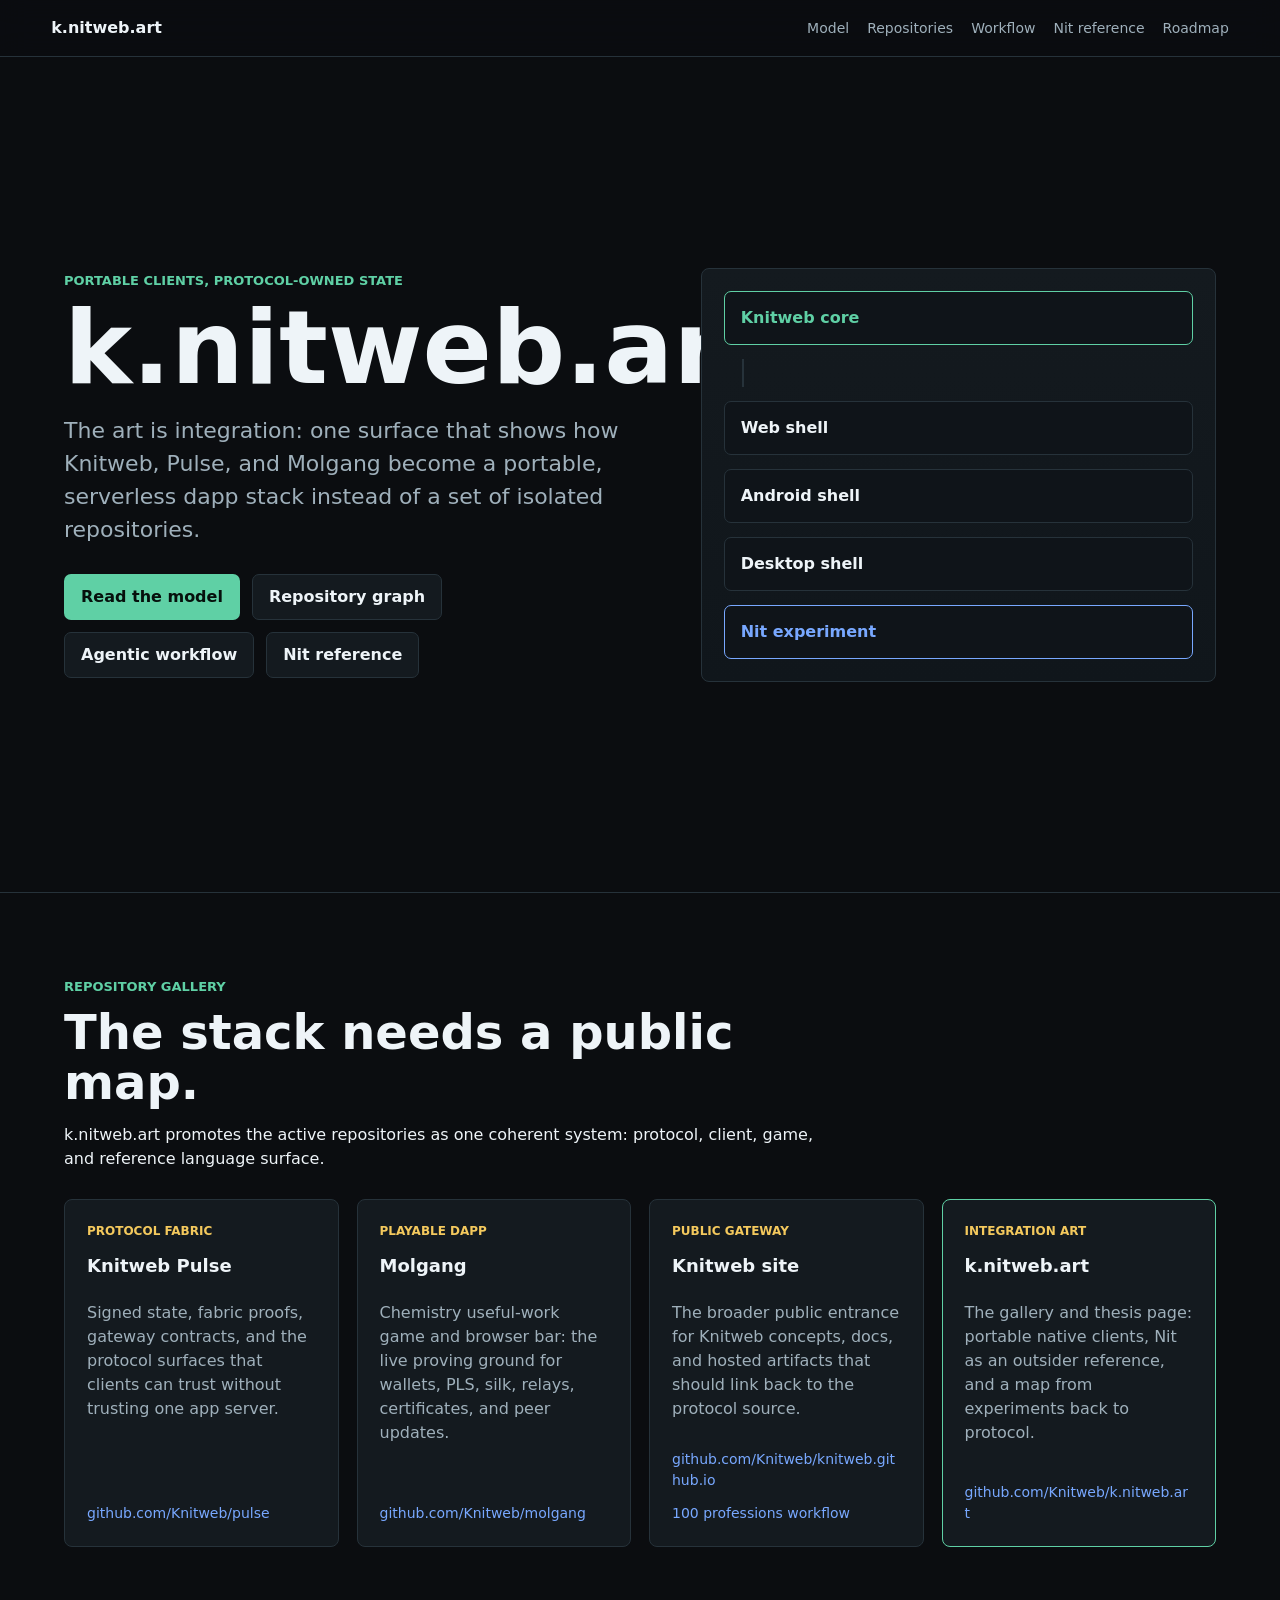
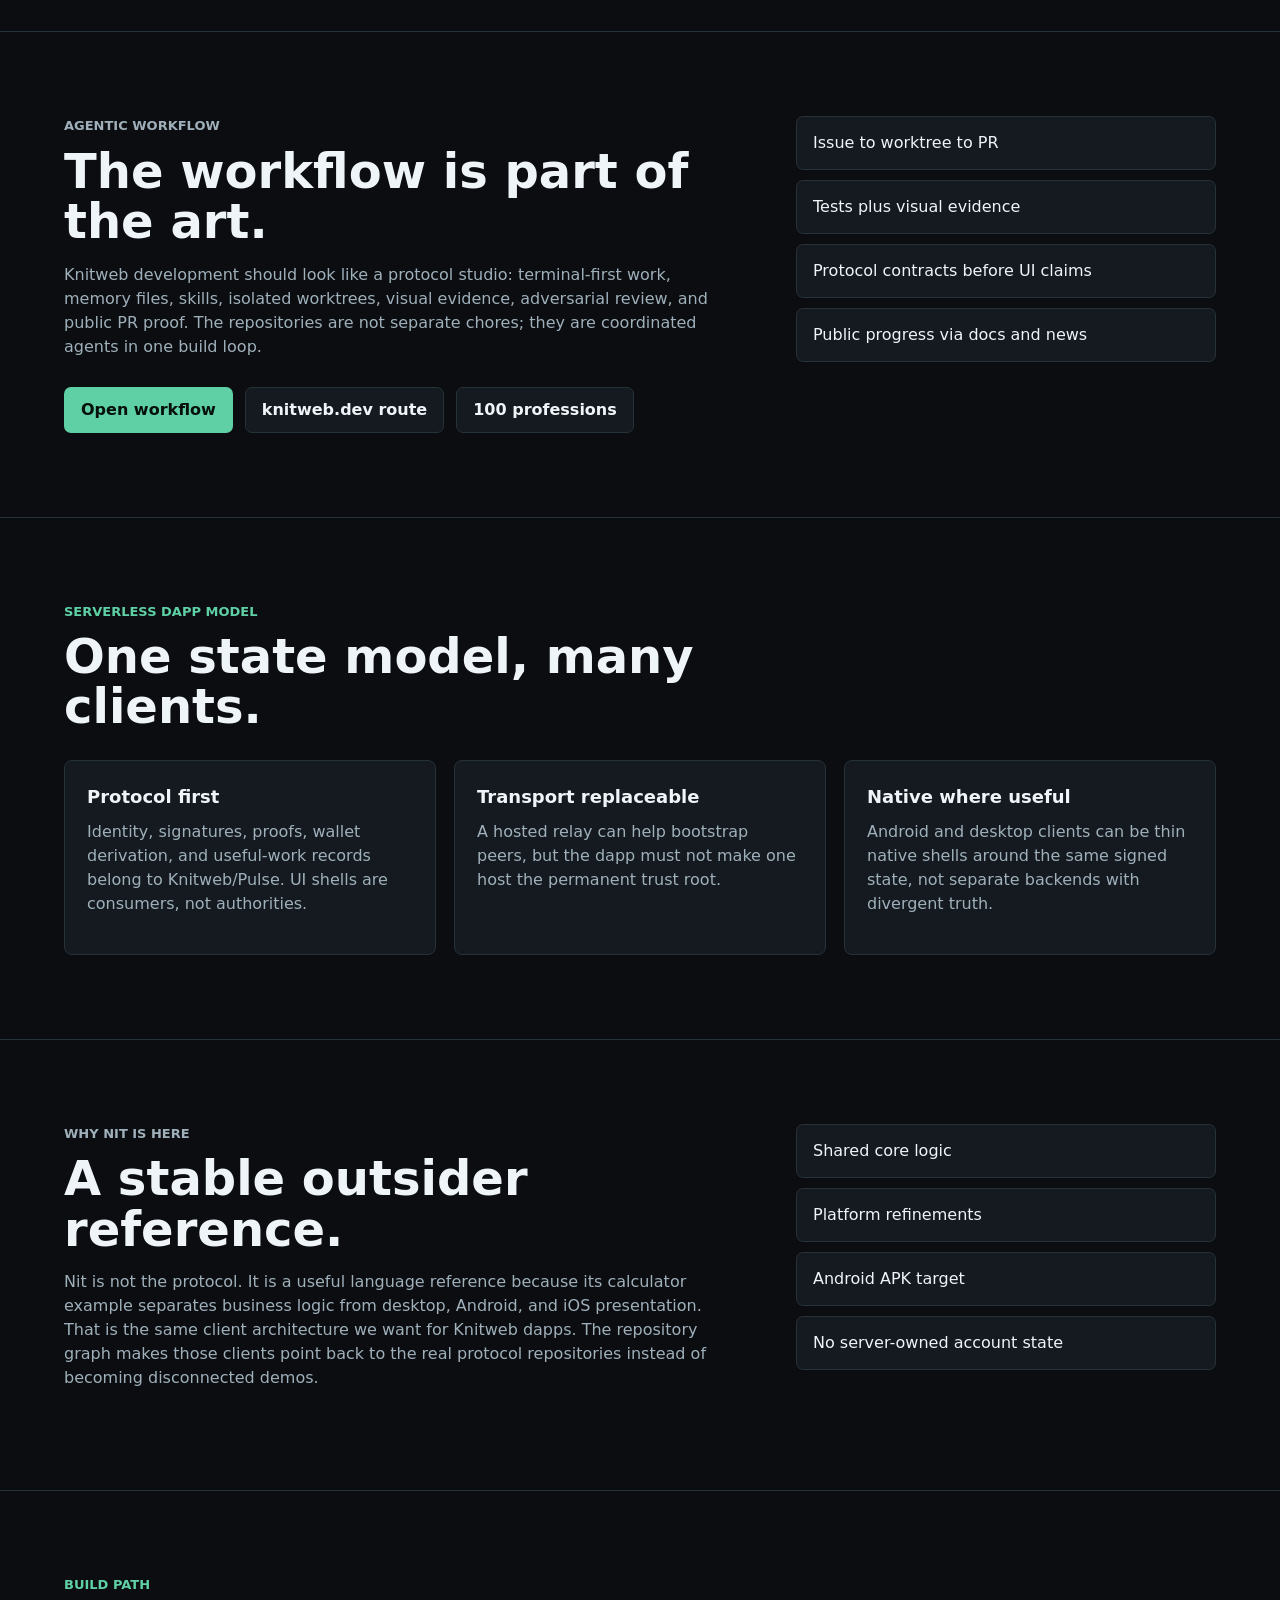
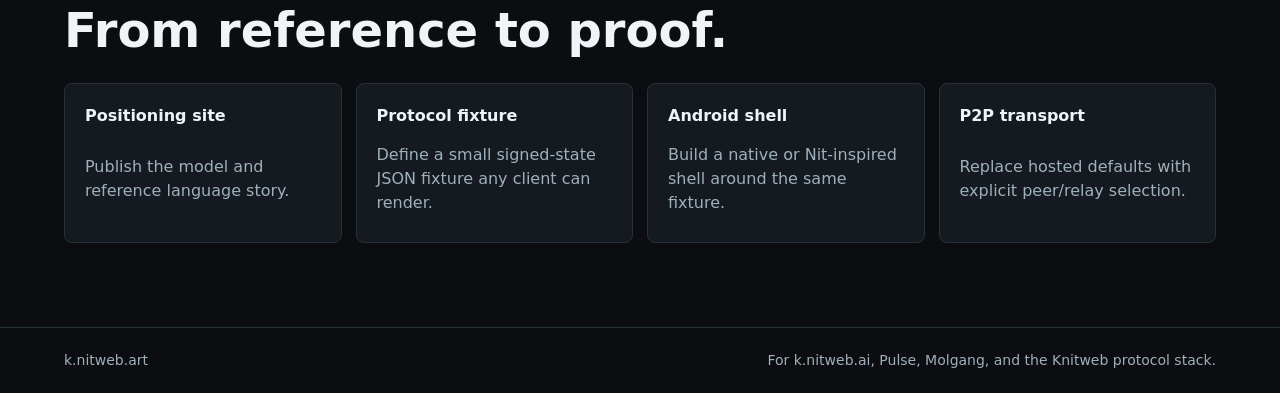
<file: index.html>
<!doctype html>
<html lang="en">
<head>
  <meta charset="utf-8">
  <meta name="viewport" content="width=device-width, initial-scale=1">
  <title>k.nitweb.art</title>
  <meta name="description" content="Portable native dapps for the Knitweb protocol fabric.">
  <link rel="stylesheet" href="styles.css">
</head>
<body>
  <header class="topbar">
    <a class="brand" href=".">k.nitweb.art</a>
    <nav aria-label="Primary">
      <a href="#model">Model</a>
      <a href="#repositories">Repositories</a>
      <a href="#workflow">Workflow</a>
      <a href="#nit">Nit reference</a>
      <a href="#roadmap">Roadmap</a>
    </nav>
  </header>

  <main>
    <section class="hero">
      <div class="hero-copy">
        <p class="eyebrow">Portable clients, protocol-owned state</p>
        <h1>k.nitweb.art</h1>
        <p class="lede">
          The art is integration: one surface that shows how Knitweb, Pulse,
          and Molgang become a portable, serverless dapp stack instead of a set
          of isolated repositories.
        </p>
        <div class="actions">
          <a class="button primary" href="docs/SERVERLESS_DAPP_MODEL.md">Read the model</a>
          <a class="button" href="docs/REPOSITORY_GRAPH.md">Repository graph</a>
          <a class="button" href="docs/AGENTIC_WORKFLOW.md">Agentic workflow</a>
          <a class="button" href="docs/NIT_REFERENCE.md">Nit reference</a>
        </div>
      </div>
      <div class="hero-system" aria-label="Protocol diagram">
        <div class="node core">Knitweb core</div>
        <div class="rail"></div>
        <div class="node">Web shell</div>
        <div class="node">Android shell</div>
        <div class="node">Desktop shell</div>
        <div class="node accent">Nit experiment</div>
      </div>
    </section>

    <section id="repositories" class="band">
      <div class="section-head">
        <p class="eyebrow">Repository gallery</p>
        <h2>The stack needs a public map.</h2>
        <p>
          k.nitweb.art promotes the active repositories as one coherent system:
          protocol, client, game, and reference language surface.
        </p>
      </div>
      <div class="repo-grid">
        <article class="repo-card">
          <span class="repo-role">Protocol fabric</span>
          <h3>Knitweb Pulse</h3>
          <p>
            Signed state, fabric proofs, gateway contracts, and the protocol
            surfaces that clients can trust without trusting one app server.
          </p>
          <a href="https://github.com/Knitweb/pulse">github.com/Knitweb/pulse</a>
        </article>
        <article class="repo-card">
          <span class="repo-role">Playable dapp</span>
          <h3>Molgang</h3>
          <p>
            Chemistry useful-work game and browser bar: the live proving ground
            for wallets, PLS, silk, relays, certificates, and peer updates.
          </p>
          <a href="https://github.com/Knitweb/molgang">github.com/Knitweb/molgang</a>
        </article>
        <article class="repo-card">
          <span class="repo-role">Public gateway</span>
          <h3>Knitweb site</h3>
          <p>
            The broader public entrance for Knitweb concepts, docs, and hosted
            artifacts that should link back to the protocol source.
          </p>
          <a href="https://github.com/Knitweb/knitweb.github.io">github.com/Knitweb/knitweb.github.io</a>
          <a href="https://knitweb.github.io/professions/">100 professions workflow</a>
        </article>
        <article class="repo-card highlight">
          <span class="repo-role">Integration art</span>
          <h3>k.nitweb.art</h3>
          <p>
            The gallery and thesis page: portable native clients, Nit as an
            outsider reference, and a map from experiments back to protocol.
          </p>
          <a href="https://github.com/Knitweb/k.nitweb.art">github.com/Knitweb/k.nitweb.art</a>
        </article>
      </div>
    </section>

    <section id="workflow" class="split">
      <div>
        <p class="eyebrow">Agentic workflow</p>
        <h2>The workflow is part of the art.</h2>
        <p>
          Knitweb development should look like a protocol studio: terminal-first
          work, memory files, skills, isolated worktrees, visual evidence,
          adversarial review, and public PR proof. The repositories are not
          separate chores; they are coordinated agents in one build loop.
        </p>
        <div class="actions">
          <a class="button primary" href="docs/AGENTIC_WORKFLOW.md">Open workflow</a>
          <a class="button" href="https://5mart.ml/knitweb/dev">knitweb.dev route</a>
          <a class="button" href="https://knitweb.github.io/professions/">100 professions</a>
        </div>
      </div>
      <ol class="checks">
        <li>Issue to worktree to PR</li>
        <li>Tests plus visual evidence</li>
        <li>Protocol contracts before UI claims</li>
        <li>Public progress via docs and news</li>
      </ol>
    </section>

    <section id="model" class="band">
      <div class="section-head">
        <p class="eyebrow">Serverless dapp model</p>
        <h2>One state model, many clients.</h2>
      </div>
      <div class="grid">
        <article>
          <h3>Protocol first</h3>
          <p>
            Identity, signatures, proofs, wallet derivation, and useful-work
            records belong to Knitweb/Pulse. UI shells are consumers, not
            authorities.
          </p>
        </article>
        <article>
          <h3>Transport replaceable</h3>
          <p>
            A hosted relay can help bootstrap peers, but the dapp must not make
            one host the permanent trust root.
          </p>
        </article>
        <article>
          <h3>Native where useful</h3>
          <p>
            Android and desktop clients can be thin native shells around the
            same signed state, not separate backends with divergent truth.
          </p>
        </article>
      </div>
    </section>

    <section id="nit" class="split">
      <div>
        <p class="eyebrow">Why Nit is here</p>
        <h2>A stable outsider reference.</h2>
        <p>
          Nit is not the protocol. It is a useful language reference because its
          calculator example separates business logic from desktop, Android, and
          iOS presentation. That is the same client architecture we want for
          Knitweb dapps. The repository graph makes those clients point back to
          the real protocol repositories instead of becoming disconnected demos.
        </p>
      </div>
      <ul class="checks">
        <li>Shared core logic</li>
        <li>Platform refinements</li>
        <li>Android APK target</li>
        <li>No server-owned account state</li>
      </ul>
    </section>

    <section id="roadmap" class="band">
      <div class="section-head">
        <p class="eyebrow">Build path</p>
        <h2>From reference to proof.</h2>
      </div>
      <ol class="steps">
        <li>
          <strong>Positioning site</strong>
          <span>Publish the model and reference language story.</span>
        </li>
        <li>
          <strong>Protocol fixture</strong>
          <span>Define a small signed-state JSON fixture any client can render.</span>
        </li>
        <li>
          <strong>Android shell</strong>
          <span>Build a native or Nit-inspired shell around the same fixture.</span>
        </li>
        <li>
          <strong>P2P transport</strong>
          <span>Replace hosted defaults with explicit peer/relay selection.</span>
        </li>
      </ol>
    </section>
  </main>

  <footer>
    <span>k.nitweb.art</span>
    <span>For k.nitweb.ai, Pulse, Molgang, and the Knitweb protocol stack.</span>
  </footer>
</body>
</html>
</file>
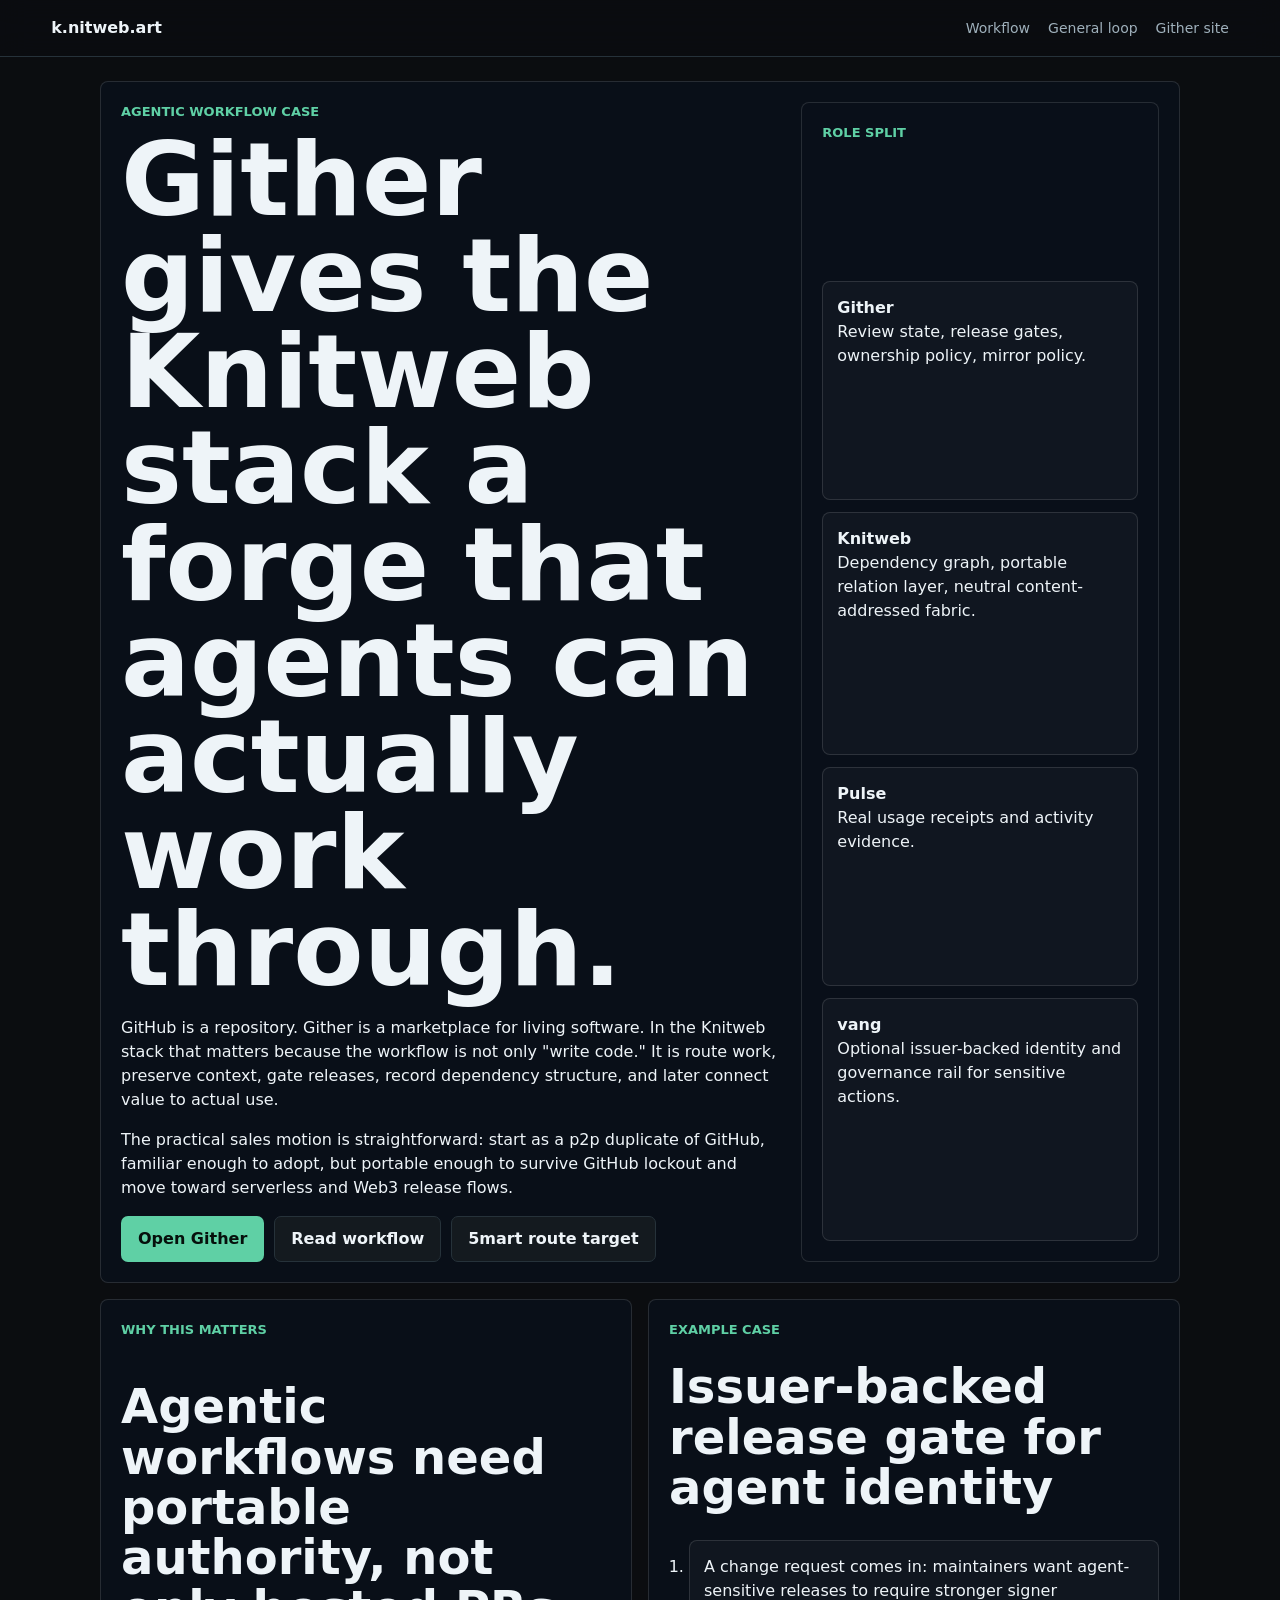
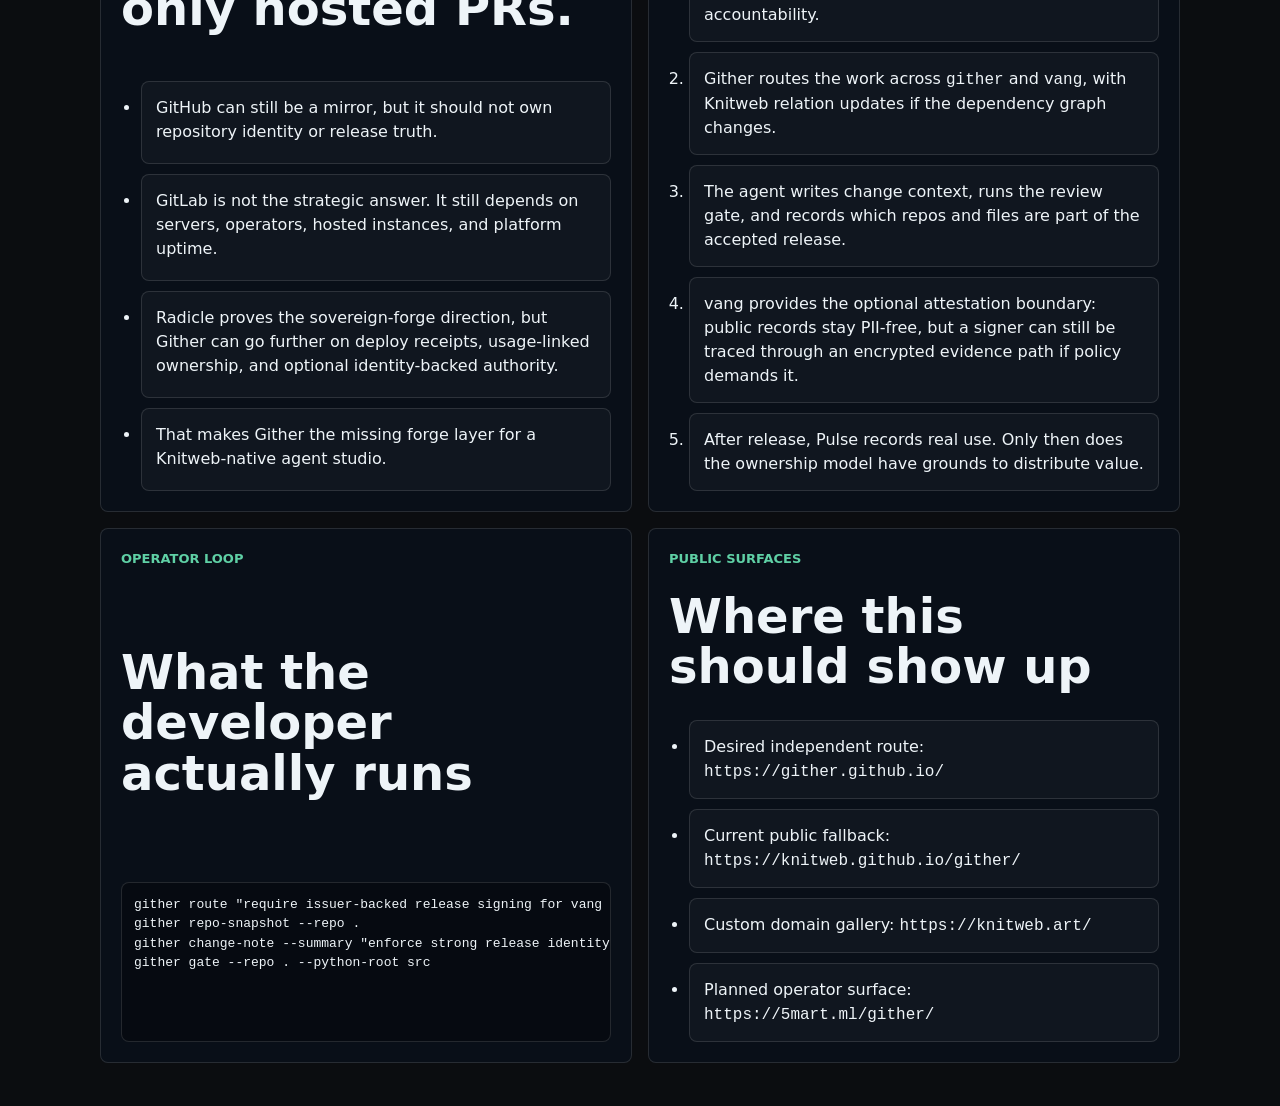
<file: gither-agentic-workflow.html>
<!doctype html>
<html lang="en">
<head>
  <meta charset="utf-8">
  <meta name="viewport" content="width=device-width, initial-scale=1">
  <title>Gither Agentic Workflow</title>
  <link rel="stylesheet" href="styles.css">
  <style>
    .case-shell {
      width: min(1080px, calc(100% - 32px));
      margin: 24px auto 48px;
      display: grid;
      gap: 16px;
    }

    .case-panel {
      border: 1px solid rgba(255, 255, 255, 0.12);
      border-radius: 8px;
      background: rgba(10, 16, 26, 0.88);
      padding: 20px;
      display: grid;
      gap: 12px;
    }

    .case-hero {
      display: grid;
      grid-template-columns: minmax(0, 1.3fr) minmax(280px, 0.7fr);
      gap: 16px;
    }

    .case-grid {
      display: grid;
      grid-template-columns: repeat(2, minmax(0, 1fr));
      gap: 16px;
    }

    .case-card,
    .case-list li {
      border: 1px solid rgba(255, 255, 255, 0.12);
      border-radius: 8px;
      background: rgba(255, 255, 255, 0.03);
      padding: 14px;
    }

    .case-list {
      margin: 0;
      padding-left: 20px;
      display: grid;
      gap: 10px;
    }

    .case-actions {
      display: flex;
      flex-wrap: wrap;
      gap: 10px;
    }

    .case-actions .button {
      width: auto;
    }

    code,
    pre {
      font-family: ui-monospace, SFMono-Regular, Menlo, Consolas, monospace;
    }

    pre {
      margin: 0;
      padding: 12px;
      border-radius: 8px;
      background: rgba(0, 0, 0, 0.28);
      border: 1px solid rgba(255, 255, 255, 0.12);
      overflow-x: auto;
      font-size: 13px;
    }

    @media (max-width: 900px) {
      .case-hero,
      .case-grid {
        grid-template-columns: 1fr;
      }
    }
  </style>
</head>
<body>
  <header class="topbar">
    <a class="brand" href=".">k.nitweb.art</a>
    <nav aria-label="Primary">
      <a href="index.html#workflow">Workflow</a>
      <a href="docs/agentic-workflow.html">General loop</a>
      <a href="https://knitweb.github.io/gither/">Gither site</a>
    </nav>
  </header>

  <main class="case-shell">
    <section class="case-panel case-hero">
      <div>
        <p class="eyebrow">Agentic workflow case</p>
        <h1>Gither gives the Knitweb stack a forge that agents can actually work through.</h1>
        <p>
          GitHub is a repository. Gither is a marketplace for living software.
          In the Knitweb stack that matters because the workflow is not only
          "write code." It is route work, preserve context, gate releases,
          record dependency structure, and later connect value to actual use.
        </p>
        <p>
          The practical sales motion is straightforward: start as a p2p duplicate
          of GitHub, familiar enough to adopt, but portable enough to survive
          GitHub lockout and move toward serverless and Web3 release flows.
        </p>
        <div class="case-actions">
          <a class="button primary" href="https://knitweb.github.io/gither/">Open Gither</a>
          <a class="button" href="docs/agentic-workflow.html">Read workflow</a>
          <a class="button" href="https://5mart.ml/gither/">5mart route target</a>
        </div>
      </div>
      <div class="case-panel">
        <p class="eyebrow">Role split</p>
        <div class="case-card"><strong>Gither</strong><br>Review state, release gates, ownership policy, mirror policy.</div>
        <div class="case-card"><strong>Knitweb</strong><br>Dependency graph, portable relation layer, neutral content-addressed fabric.</div>
        <div class="case-card"><strong>Pulse</strong><br>Real usage receipts and activity evidence.</div>
        <div class="case-card"><strong>vang</strong><br>Optional issuer-backed identity and governance rail for sensitive actions.</div>
      </div>
    </section>

    <section class="case-grid">
      <article class="case-panel">
        <p class="eyebrow">Why this matters</p>
        <h2>Agentic workflows need portable authority, not only hosted PRs.</h2>
        <ul class="case-list">
          <li>GitHub can still be a mirror, but it should not own repository identity or release truth.</li>
          <li>GitLab is not the strategic answer. It still depends on servers, operators, hosted instances, and platform uptime.</li>
          <li>Radicle proves the sovereign-forge direction, but Gither can go further on deploy receipts, usage-linked ownership, and optional identity-backed authority.</li>
          <li>That makes Gither the missing forge layer for a Knitweb-native agent studio.</li>
        </ul>
      </article>

      <article class="case-panel">
        <p class="eyebrow">Example case</p>
        <h2>Issuer-backed release gate for agent identity</h2>
        <ol class="case-list">
          <li>A change request comes in: maintainers want agent-sensitive releases to require stronger signer accountability.</li>
          <li>Gither routes the work across <code>gither</code> and <code>vang</code>, with Knitweb relation updates if the dependency graph changes.</li>
          <li>The agent writes change context, runs the review gate, and records which repos and files are part of the accepted release.</li>
          <li>vang provides the optional attestation boundary: public records stay PII-free, but a signer can still be traced through an encrypted evidence path if policy demands it.</li>
          <li>After release, Pulse records real use. Only then does the ownership model have grounds to distribute value.</li>
        </ol>
      </article>
    </section>

    <section class="case-grid">
      <article class="case-panel">
        <p class="eyebrow">Operator loop</p>
        <h2>What the developer actually runs</h2>
        <pre>gither route "require issuer-backed release signing for vang maintainers"
gither repo-snapshot --repo .
gither change-note --summary "enforce strong release identity" --why "protect sensitive governance and operator state"
gither gate --repo . --python-root src</pre>
      </article>

      <article class="case-panel">
        <p class="eyebrow">Public surfaces</p>
        <h2>Where this should show up</h2>
        <ul class="case-list">
          <li>Desired independent route: <code>https://gither.github.io/</code></li>
          <li>Current public fallback: <code>https://knitweb.github.io/gither/</code></li>
          <li>Custom domain gallery: <code>https://knitweb.art/</code></li>
          <li>Planned operator surface: <code>https://5mart.ml/gither/</code></li>
        </ul>
      </article>
    </section>
  </main>
</body>
</html>
</file>
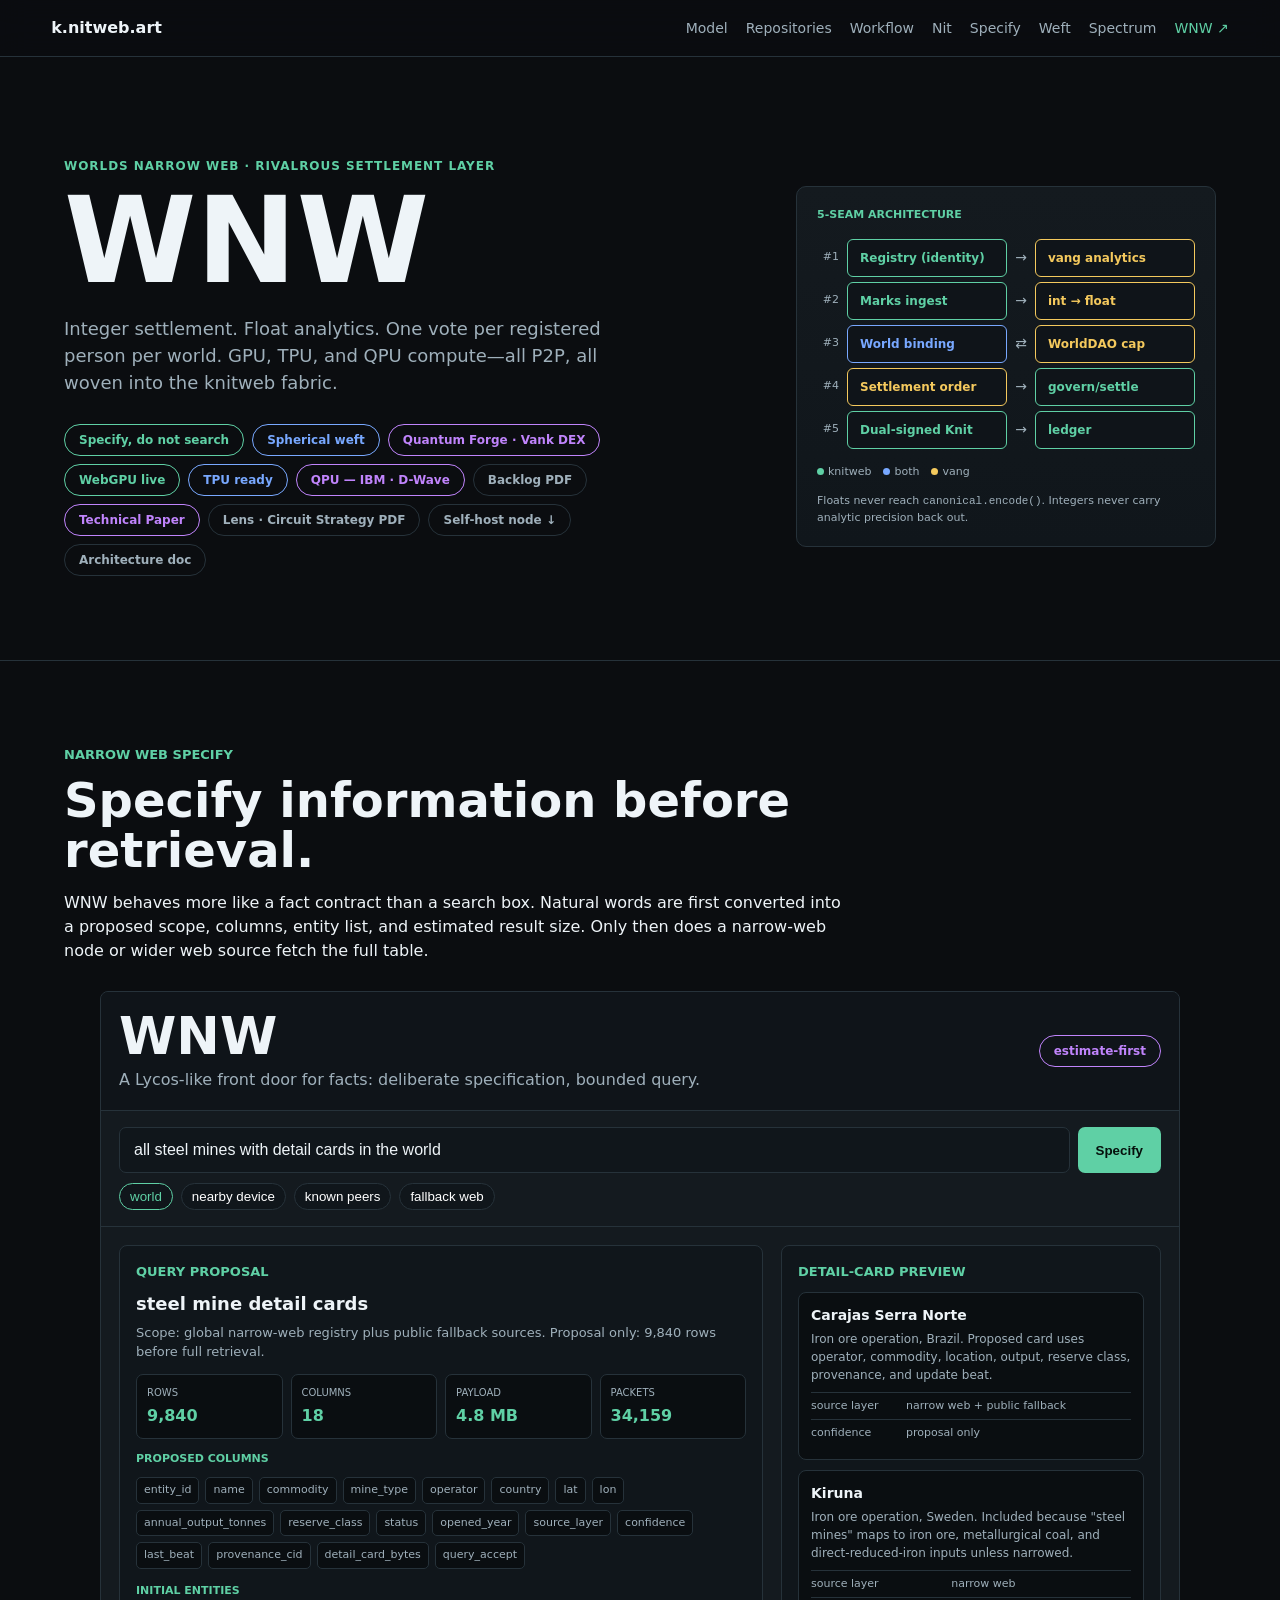
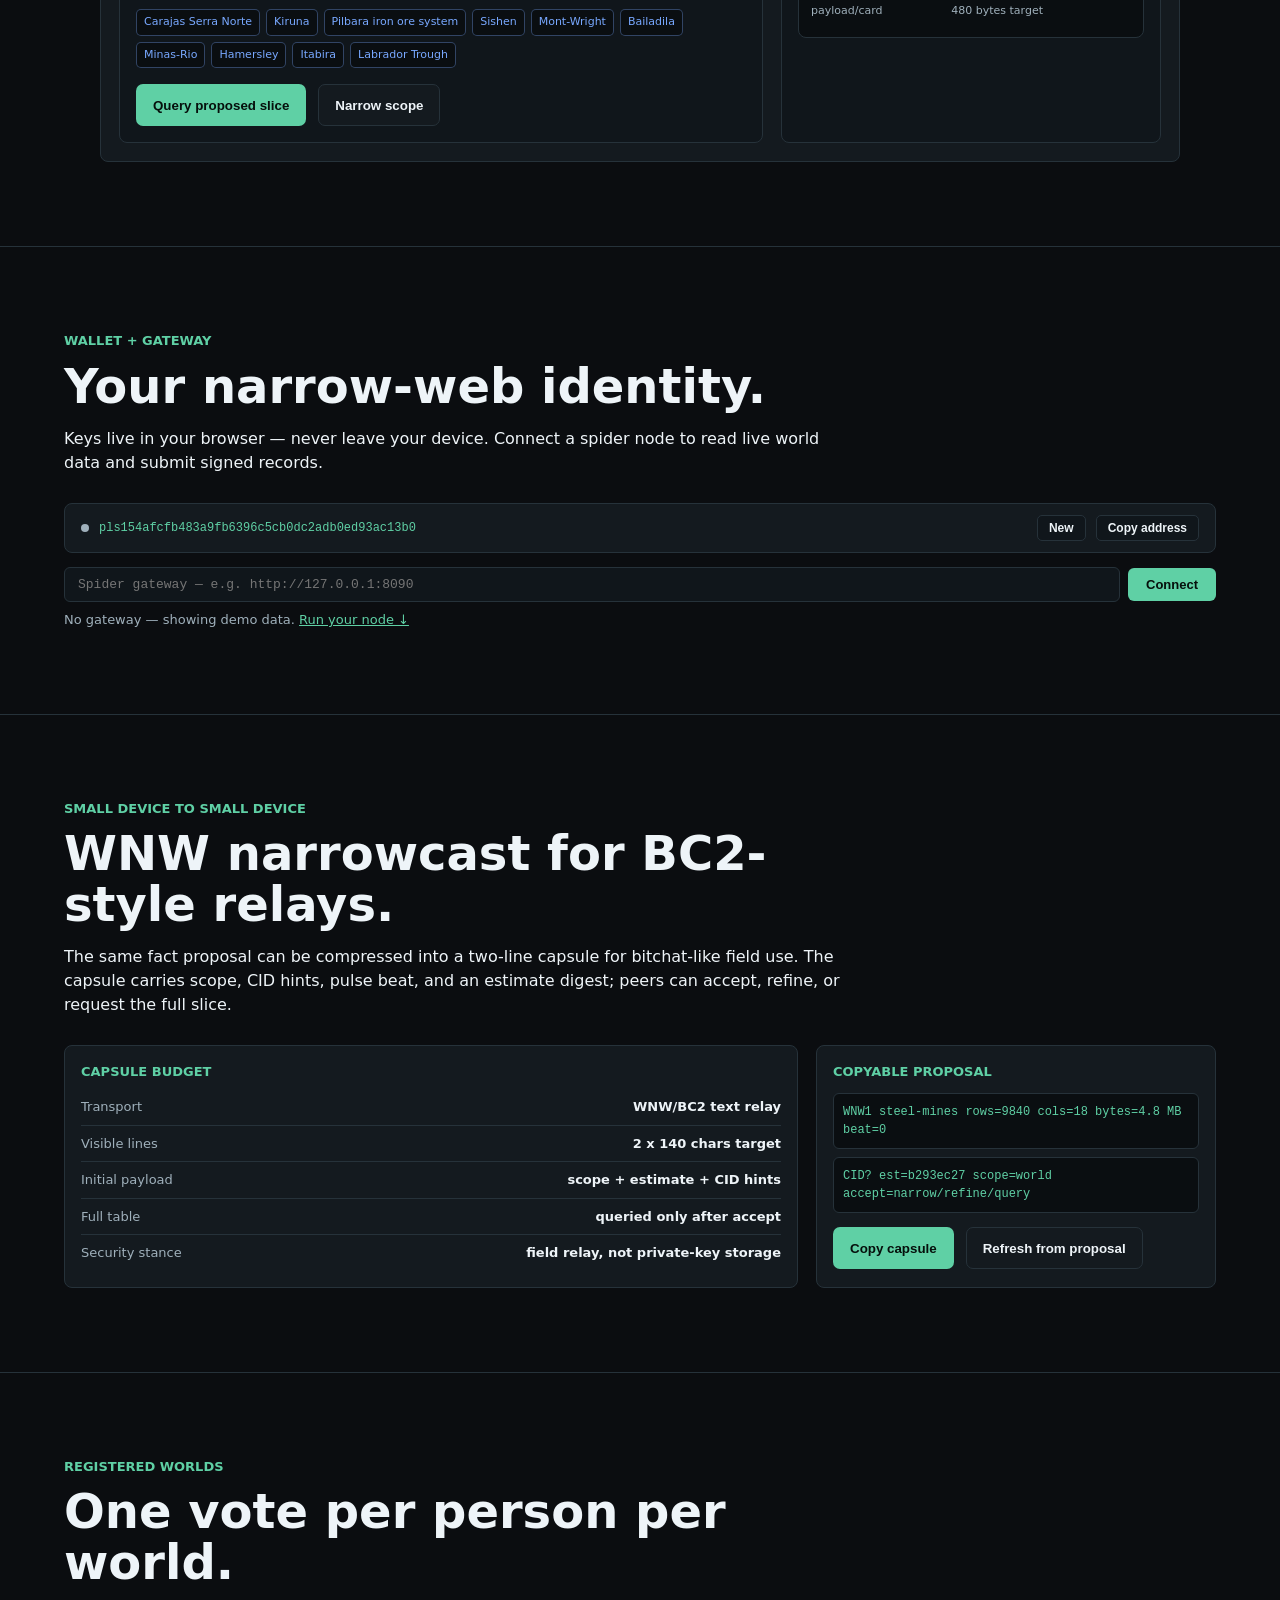
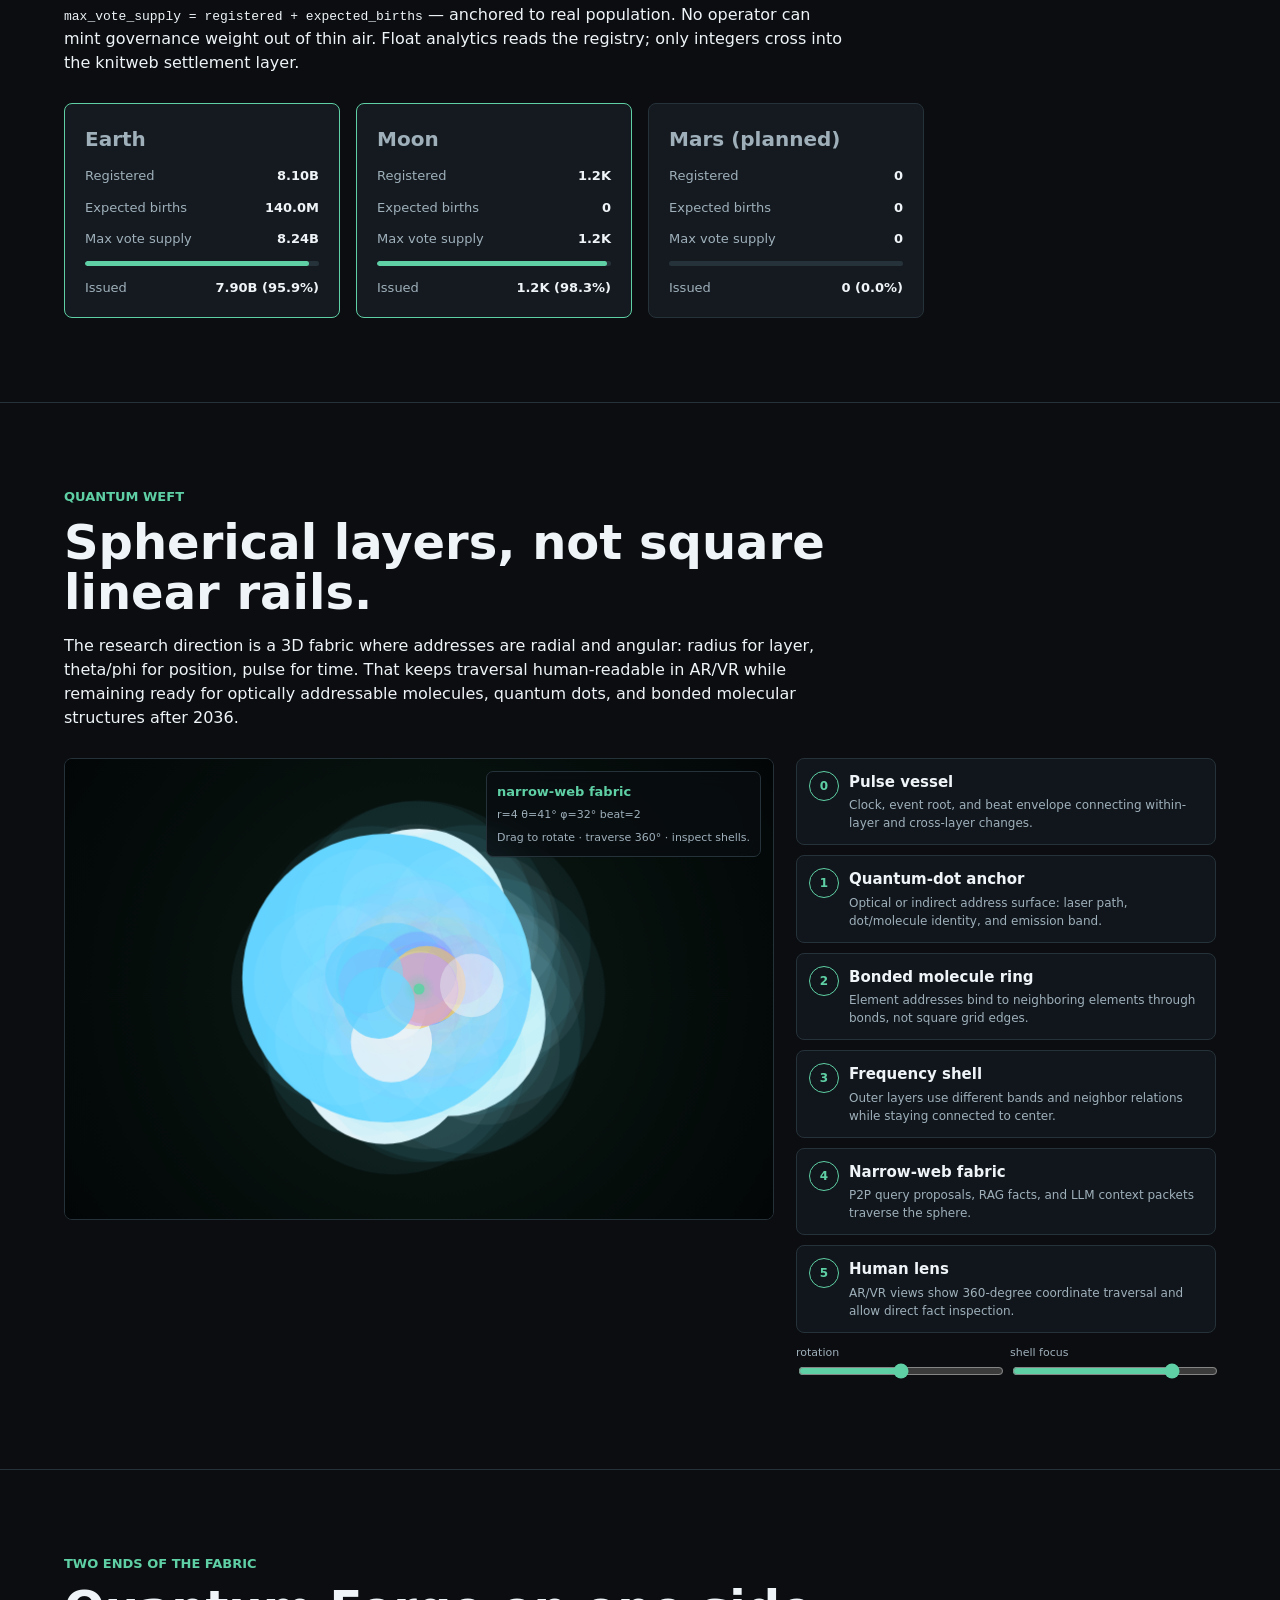
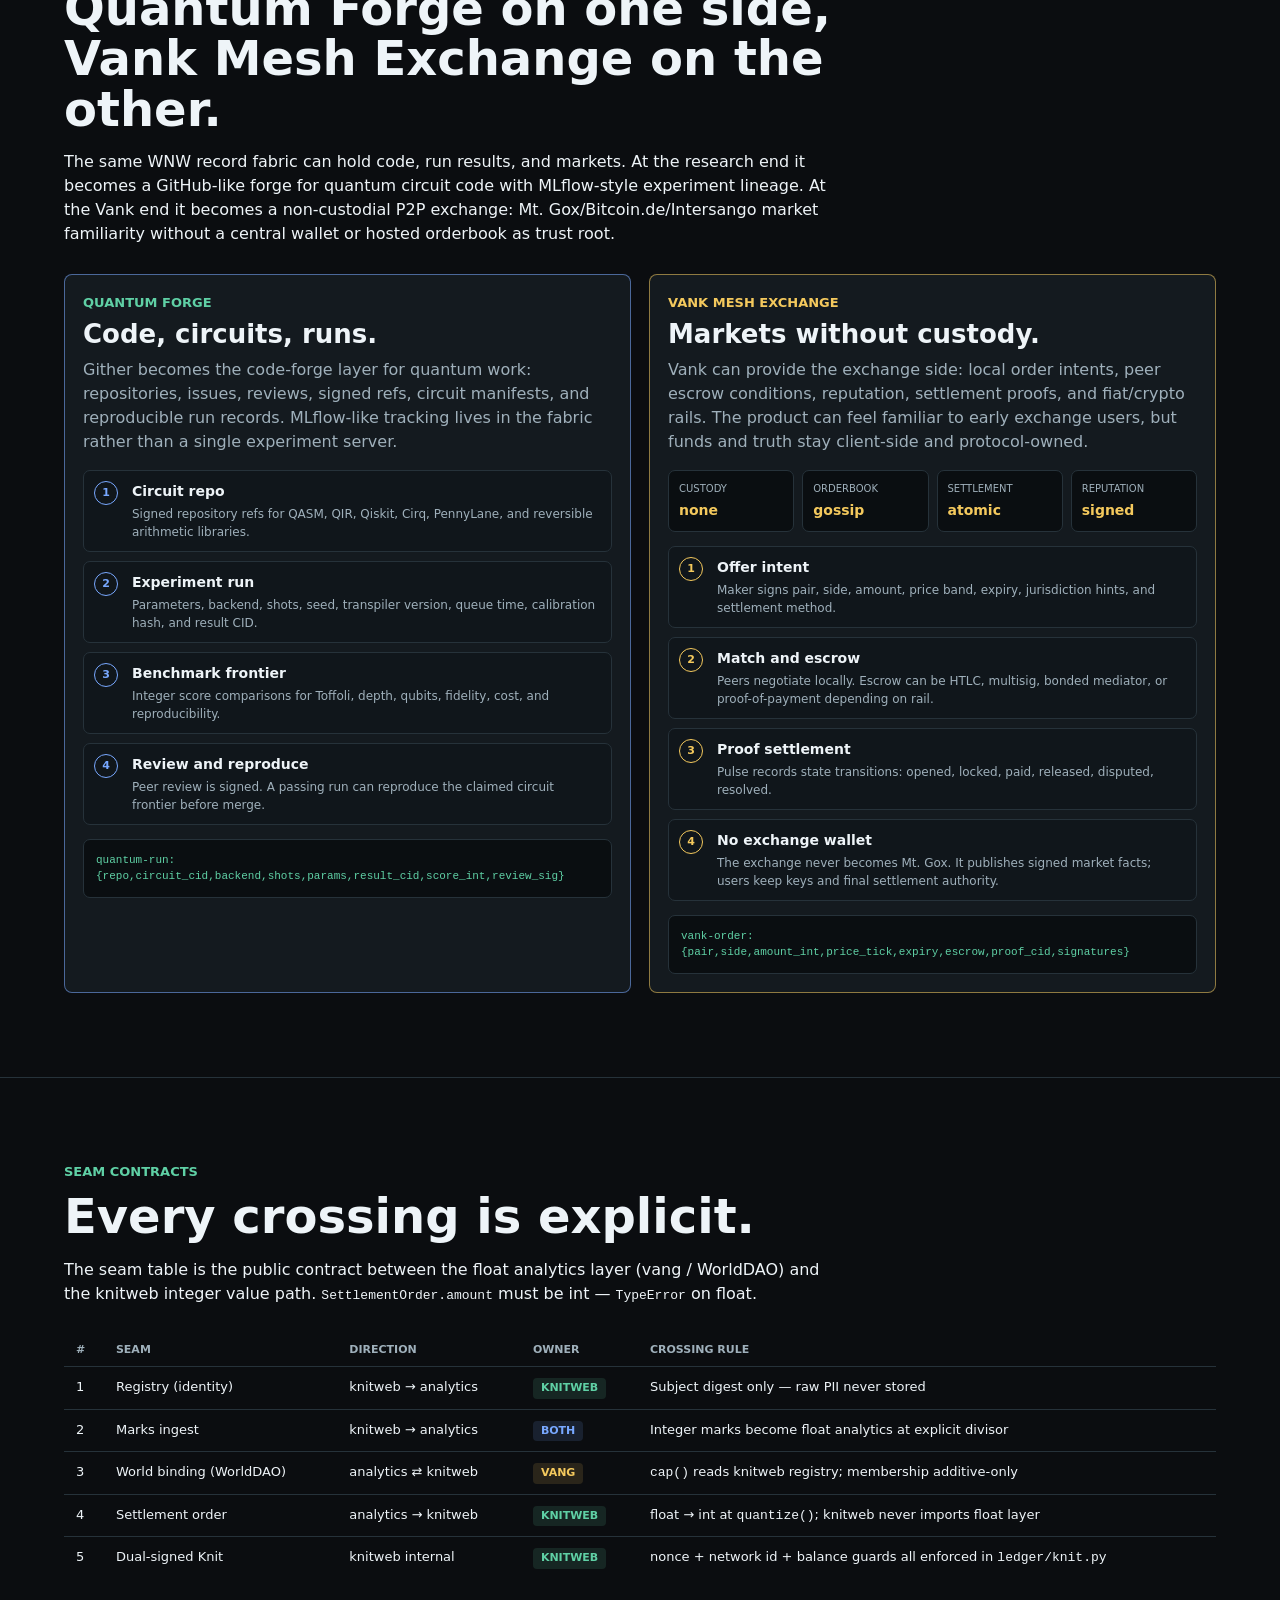
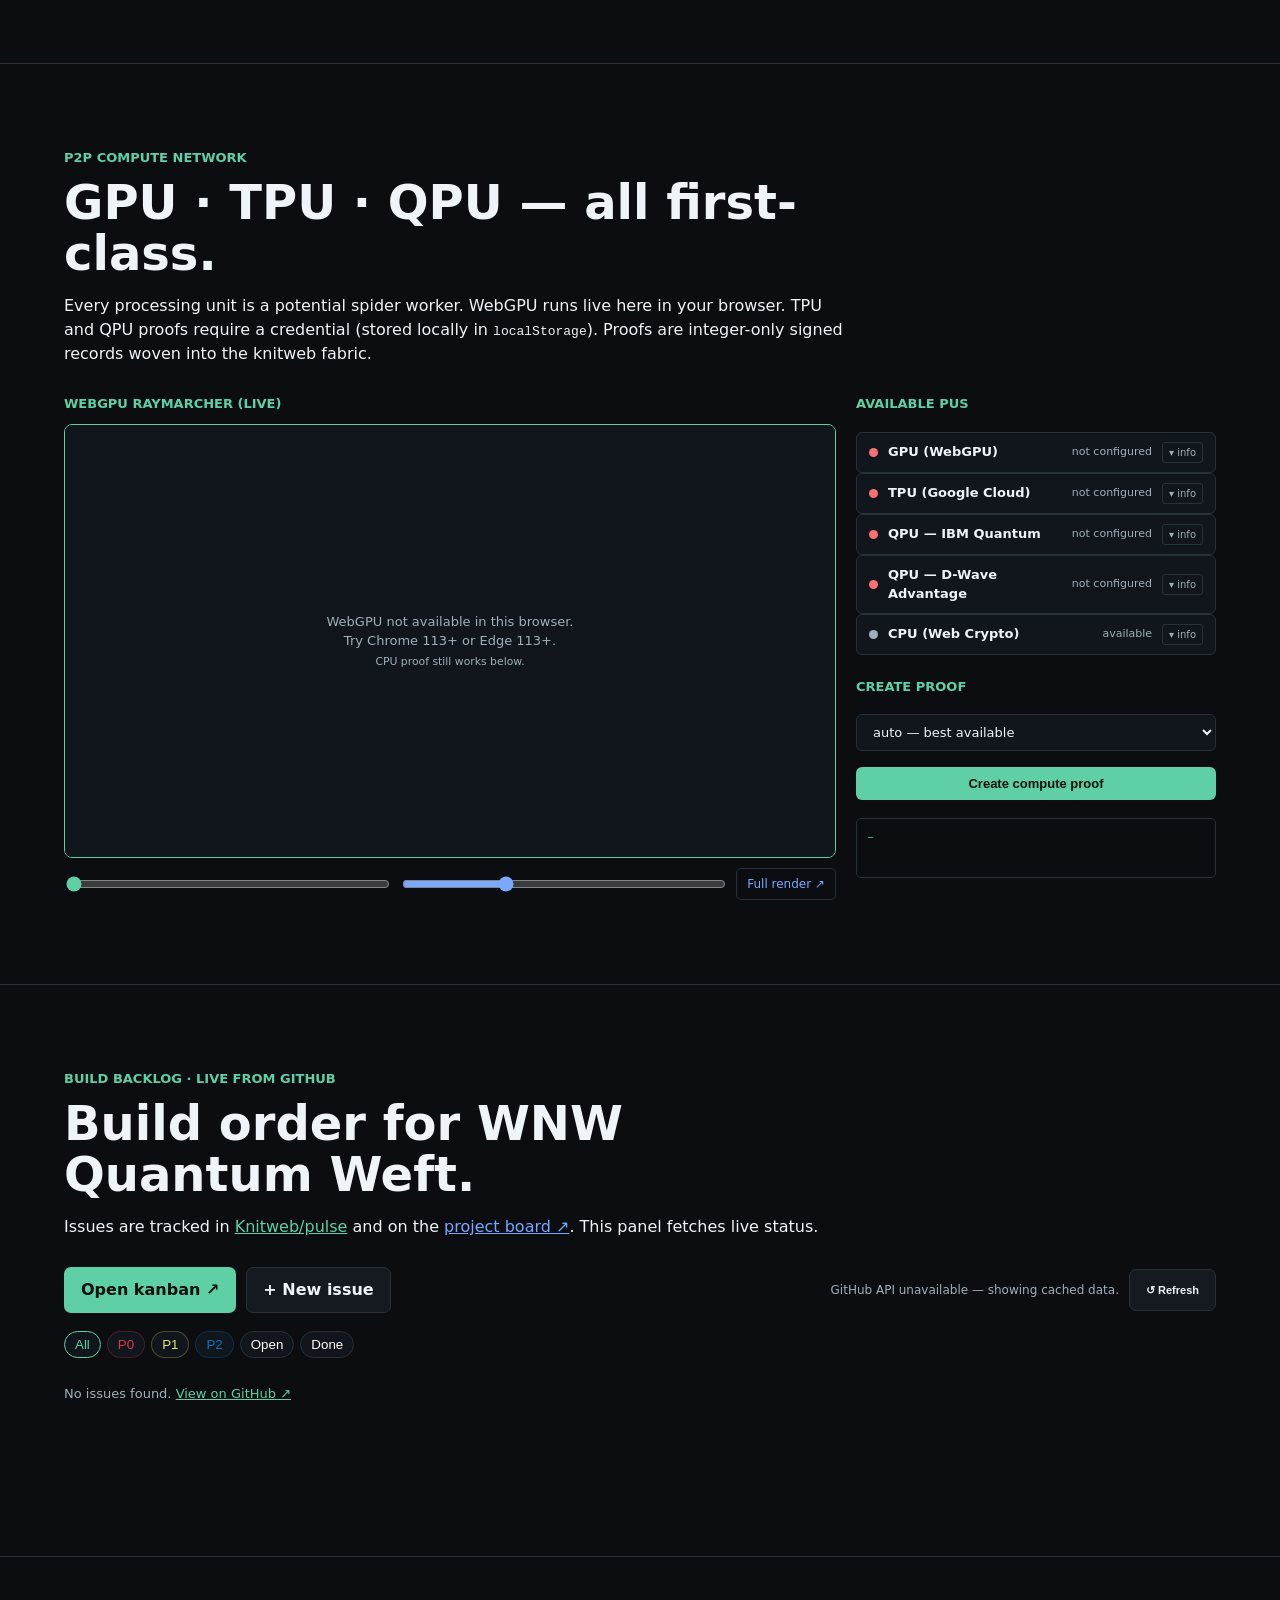
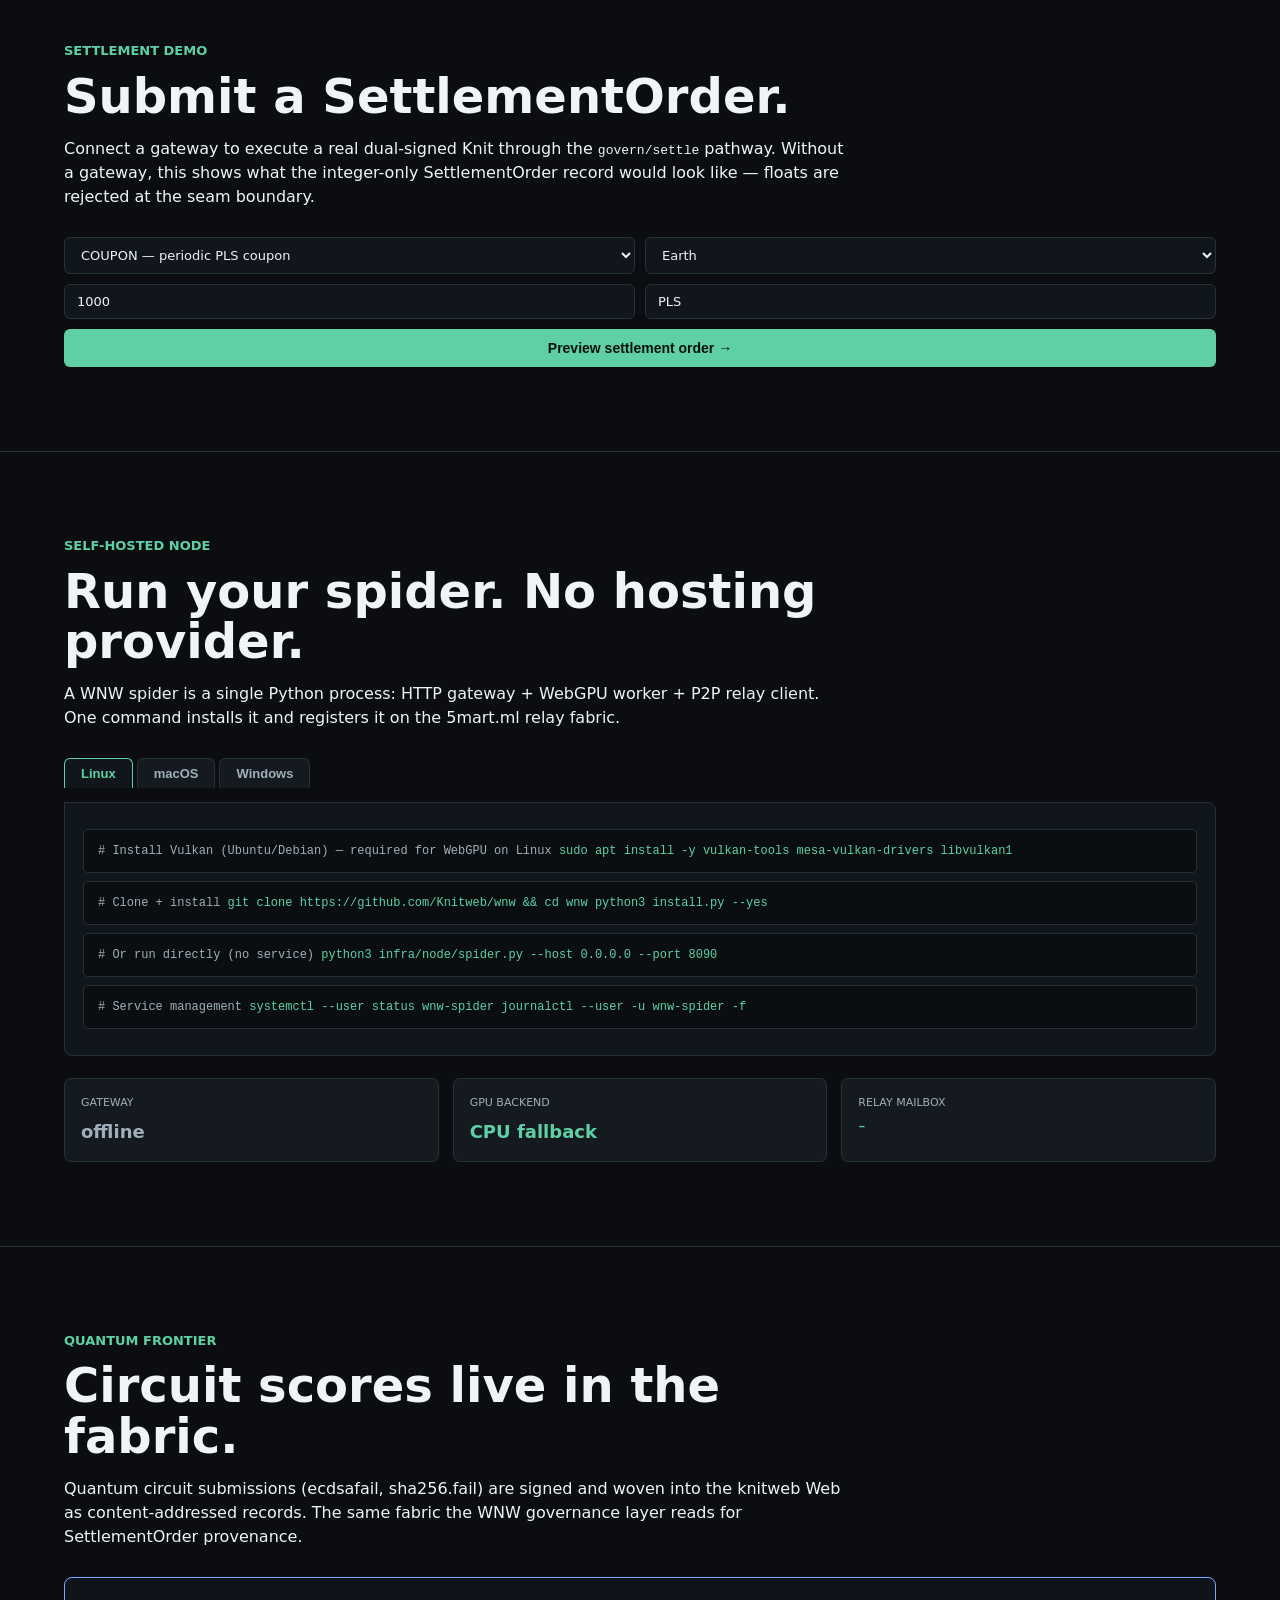
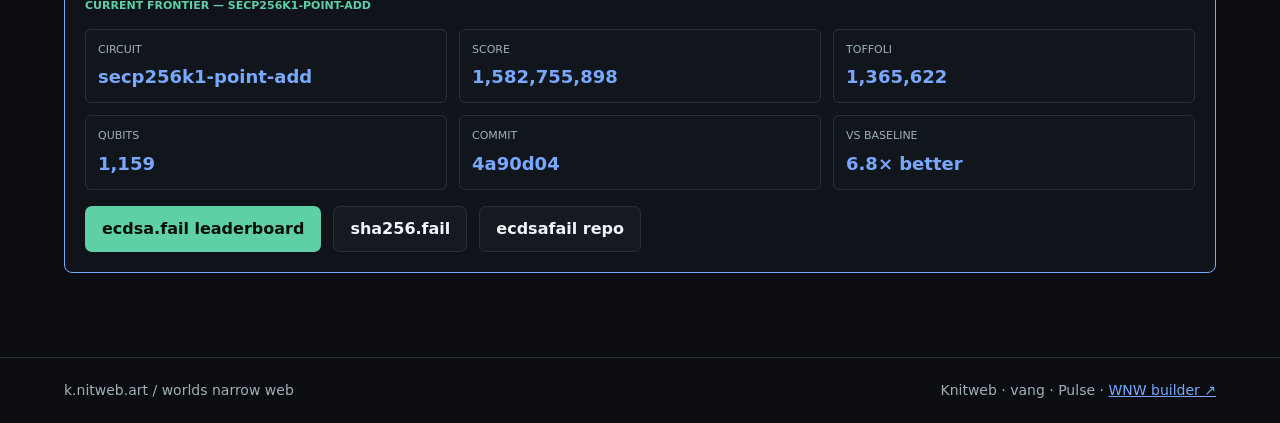
<file: worlds.html>
<!doctype html>
<html lang="en">
<head>
  <meta charset="utf-8">
  <meta name="viewport" content="width=device-width, initial-scale=1">
  <title>Worlds Narrow Web — k.nitweb.art</title>
  <meta name="description" content="The Worlds Narrow Web: rivalrous, settlement-final governance for knitweb worlds. GPU · TPU · QPU compute. Self-hosted node.">
  <link rel="stylesheet" href="styles.css">
  <style>
    /* ── WNW page ─────────────────────────────────────────────────── */
    :root { --qpu: #c084fc; }

    /* hero */
    .wnw-hero {
      display: grid;
      grid-template-columns: minmax(0,1fr) minmax(280px,420px);
      gap: clamp(32px,6vw,80px);
      align-items: center;
      padding: clamp(56px,9vw,100px) clamp(18px,5vw,72px) clamp(48px,7vw,84px);
      border-bottom: 1px solid var(--line);
    }
    .hero-tag { color: var(--accent); font-size: 12px; font-weight: 750;
                 text-transform: uppercase; letter-spacing: .08em; margin: 0 0 12px; }
    .hero-title { font-size: clamp(64px,10vw,120px); font-weight: 800;
                   line-height: .9; margin: 0 0 20px; }
    .hero-sub { color: var(--muted); font-size: clamp(15px,2vw,18px);
                 max-width: 560px; margin: 0 0 28px; }
    .hero-pills { display: flex; flex-wrap: wrap; gap: 8px; }
    .pill { padding: 6px 14px; border: 1px solid var(--line); border-radius: 20px;
             font-size: 12px; font-weight: 700; color: var(--muted);
             text-decoration: none; }
    .pill.gpu  { border-color: var(--accent); color: var(--accent); }
    .pill.tpu  { border-color: var(--accent-2); color: var(--accent-2); }
    .pill.qpu  { border-color: var(--qpu); color: var(--qpu); }
    .pill.doc  { border-color: var(--line); color: var(--muted); }

    /* seam diagram */
    .seam-diagram {
      display: grid; gap: 5px;
      padding: 20px; border: 1px solid var(--line); border-radius: 10px;
      background: linear-gradient(180deg, var(--panel), var(--panel-2));
    }
    .seam-row { display: flex; align-items: center; gap: 8px; }
    .seam-num { font-size: 11px; color: var(--muted); min-width: 22px; text-align: right; }
    .seam-box { flex: 1; padding: 9px 12px; border: 1px solid var(--line);
                 border-radius: 6px; background: #0f1419; font-size: 12px; font-weight: 700; }
    .seam-box.a { border-color: var(--warn);   color: var(--warn); }
    .seam-box.k { border-color: var(--accent); color: var(--accent); }
    .seam-box.b { border-color: var(--accent-2); color: var(--accent-2); }
    .seam-arrow { color: var(--muted); font-size: 14px; flex-shrink: 0; }
    .seam-legend { display: flex; gap: 12px; font-size: 11px; margin-top: 10px; }
    .seam-legend span { display: flex; align-items: center; gap: 4px; color: var(--muted); }
    .sl-dot { width: 7px; height: 7px; border-radius: 50%; }

    /* status bar */
    .status-bar {
      display: flex; align-items: center; gap: 10px;
      padding: 11px 16px; border: 1px solid var(--line); border-radius: 8px;
      background: var(--panel); font-size: 13px; margin-bottom: 14px;
    }
    .status-dot { width: 8px; height: 8px; border-radius: 50%;
                   background: var(--muted); flex-shrink: 0; }
    .status-dot.live { background: var(--accent); box-shadow: 0 0 6px var(--accent); }
    .wallet-addr { flex: 1; font-family: ui-monospace, monospace; font-size: 12px;
                    color: var(--accent); overflow: hidden; text-overflow: ellipsis; white-space: nowrap; }
    .wallet-btn { padding: 5px 11px; border: 1px solid var(--line); border-radius: 5px;
                   background: var(--panel-2); color: var(--ink); font-size: 12px;
                   font-weight: 700; cursor: pointer; flex-shrink: 0; }
    .gw-row { display: flex; gap: 8px; align-items: center; }
    .gw-input { flex: 1; padding: 9px 13px; border: 1px solid var(--line); border-radius: 6px;
                 background: var(--panel-2); color: var(--ink); font-size: 13px;
                 font-family: ui-monospace, monospace; }
    .gw-input:focus { outline: none; border-color: var(--accent); }
    .gw-btn { padding: 9px 18px; border: none; border-radius: 6px; cursor: pointer;
               font-weight: 700; font-size: 13px; background: var(--accent); color: #06100c;
               flex-shrink: 0; }

    /* worlds */
    .worlds-grid { display: grid; grid-template-columns: repeat(auto-fill, minmax(240px,1fr));
                    gap: 16px; margin-top: 24px; }
    .world-card { padding: 20px; border: 1px solid var(--line); border-radius: 8px;
                   background: var(--panel); display: flex; flex-direction: column; gap: 12px; }
    .world-card.live { border-color: var(--accent); }
    .world-name { font-size: 20px; font-weight: 750; margin: 0; }
    .world-stat { display: flex; justify-content: space-between; font-size: 13px; }
    .world-stat-label { color: var(--muted); }
    .world-stat-value { font-weight: 700; }
    .world-bar-wrap { height: 5px; border-radius: 3px; background: var(--line); overflow: hidden; }
    .world-bar { height: 100%; border-radius: 3px; background: var(--accent);
                  transition: width .6s ease; }

    /* seam table */
    .seam-table { width: 100%; border-collapse: collapse; font-size: 13px; margin-top: 18px; }
    .seam-table th { text-align: left; padding: 8px 12px; border-bottom: 1px solid var(--line);
                      color: var(--muted); font-size: 11px; text-transform: uppercase; }
    .seam-table td { padding: 10px 12px; border-bottom: 1px solid var(--line); vertical-align: top; }
    .seam-table tr:last-child td { border-bottom: none; }
    .badge { display: inline-block; padding: 2px 8px; border-radius: 4px;
              font-size: 11px; font-weight: 700; text-transform: uppercase; }
    .badge.a { background: rgba(244,201,93,.13); color: var(--warn); }
    .badge.k { background: rgba(95,208,165,.13); color: var(--accent); }
    .badge.b { background: rgba(120,168,255,.13); color: var(--accent-2); }

    /* ── GPU / compute ─────────────────────────────────── */
    .compute-split {
      display: grid; grid-template-columns: 1fr 360px; gap: 20px; align-items: start;
    }
    .gpu-canvas-wrap {
      position: relative; border: 1px solid var(--accent); border-radius: 8px;
      overflow: hidden; background: #000; aspect-ratio: 16/9;
    }
    #gpu-canvas { display: block; width: 100%; height: 100%; }
    .gpu-overlay {
      position: absolute; top: 10px; left: 12px; display: flex; gap: 8px;
      align-items: center; font-size: 11px; font-family: ui-monospace, monospace;
    }
    .gpu-badge { padding: 2px 8px; border-radius: 4px; font-weight: 700;
                  background: rgba(95,208,165,.18); color: var(--accent); font-size: 11px; }
    .fps-badge { padding: 2px 8px; border-radius: 4px;
                  background: rgba(11,13,16,.7); color: var(--muted); font-size: 11px; }
    .gpu-fallback-msg {
      position: absolute; inset: 0; display: flex; align-items: center; justify-content: center;
      text-align: center; padding: 20px; background: var(--panel-2);
    }
    .gpu-fallback-msg p { color: var(--muted); font-size: 13px; margin: 0; line-height: 1.5; }

    .pu-panel { display: flex; flex-direction: column; gap: 10px; }
    .pu-row { display: flex; align-items: center; gap: 10px; padding: 9px 12px;
               border: 1px solid var(--line); border-radius: 6px;
               background: var(--panel-2); font-size: 13px; }
    .pu-row.gpu-row { border-color: var(--accent); }
    .pu-row.tpu-row { border-color: var(--accent-2); }
    .pu-row.qpu-row { border-color: var(--qpu); }
    .pu-dot { width: 9px; height: 9px; border-radius: 50%; flex-shrink: 0; background: var(--line); }
    .pu-dot.on.gpu { background: var(--accent); box-shadow: 0 0 5px var(--accent); }
    .pu-dot.on.tpu { background: var(--accent-2); box-shadow: 0 0 5px var(--accent-2); }
    .pu-dot.on.qpu { background: var(--qpu); box-shadow: 0 0 5px var(--qpu); }
    .pu-dot.on.cpu { background: var(--muted); }
    .pu-dot.off { background: #f87171; }
    .pu-name { flex: 1; font-weight: 600; }
    .pu-tag { font-size: 11px; color: var(--muted); }
    .proof-btn { padding: 9px; border: none; border-radius: 6px; cursor: pointer;
                  font-weight: 700; font-size: 13px; background: var(--accent); color: #06100c;
                  width: 100%; margin-top: 6px; }
    .proof-btn:disabled { background: var(--line); color: var(--muted); cursor: not-allowed; }
    .proof-out { padding: 10px; border: 1px solid var(--line); border-radius: 5px;
                  background: #0a0e11; font-size: 11px; font-family: ui-monospace, monospace;
                  color: var(--accent); white-space: pre-wrap; word-break: break-all;
                  min-height: 60px; margin-top: 8px; }

    /* expandable PU credential panels */
    .pu-wrap { display: flex; flex-direction: column; }
    .pu-row { cursor: pointer; transition: border-color .15s; }
    .pu-row:hover { border-color: var(--muted) !important; }
    .pu-row.open { border-radius: 6px 6px 0 0; }
    .pu-creds { display: none; padding: 14px; border: 1px solid var(--line);
                 border-top: none; border-radius: 0 0 6px 6px;
                 background: var(--panel); margin-bottom: 10px; }
    .pu-creds.open { display: block; }
    .pu-creds-desc { font-size: 12px; color: var(--muted); margin: 0 0 10px;
                      line-height: 1.55; }
    .pu-req-tag { display: inline-block; padding: 4px 10px; border: 1px solid var(--line);
                   border-radius: 4px; font-size: 11px; background: var(--panel-2);
                   color: var(--muted); margin-bottom: 10px; }
    .pu-field-label { font-size: 11px; color: var(--muted); text-transform: uppercase;
                       letter-spacing: .04em; margin: 10px 0 4px; display: block; }
    .pu-field-label:first-of-type { margin-top: 0; }
    .pu-cred-input { width: 100%; padding: 7px 10px; border: 1px solid var(--line);
                      border-radius: 5px; background: #0a0e11; color: var(--ink);
                      font-size: 12px; font-family: ui-monospace, monospace; }
    .pu-cred-input:focus { outline: none; border-color: var(--accent); }
    .pu-field-hint { font-size: 11px; color: var(--muted); margin: 3px 0 0; }
    .pu-creds-btns { display: flex; gap: 8px; margin-top: 12px; }
    .pu-save-btn { flex: 1; padding: 7px; border: none; border-radius: 5px; cursor: pointer;
                    font-size: 12px; font-weight: 700; background: var(--accent);
                    color: #06100c; }
    .pu-clear-btn { padding: 7px 12px; border: 1px solid var(--line); border-radius: 5px;
                     cursor: pointer; font-size: 12px; font-weight: 700; color: var(--muted);
                     background: transparent; }
    .pu-creds-link { display: inline-block; font-size: 12px; color: var(--accent-2);
                      margin-top: 10px; text-decoration: none; }
    .pu-creds-link:hover { text-decoration: underline; }
    .pu-saved-msg { font-size: 11px; color: var(--accent); margin-top: 6px; display: none; }
    .pu-toggle-hint { font-size: 10px; color: var(--muted); flex-shrink: 0;
                       padding: 2px 6px; border: 1px solid var(--line); border-radius: 3px; }

    /* settlement */
    .settle-grid { display: grid; grid-template-columns: 1fr 1fr; gap: 10px; margin-top: 16px; }
    .settle-input { padding: 9px 12px; border: 1px solid var(--line); border-radius: 6px;
                     background: var(--panel-2); color: var(--ink); font-size: 13px;
                     font-family: inherit; width: 100%; }
    .settle-input:focus { outline: none; border-color: var(--accent); }
    .settle-btn { grid-column: 1/-1; padding: 11px; border: none; border-radius: 6px;
                   cursor: pointer; font-weight: 700; font-size: 14px;
                   background: var(--accent); color: #06100c; }
    .settle-result { display: none; }
    .settle-result.ok { display: block; padding: 12px; border-radius: 6px; margin-top: 10px;
      border: 1px solid var(--accent); background: rgba(95,208,165,.07);
      color: var(--accent); font-size: 12px; font-family: ui-monospace, monospace;
      white-space: pre-wrap; word-break: break-all; }
    .settle-result.err { display: block; padding: 12px; border-radius: 6px; margin-top: 10px;
      border: 1px solid #f87171; background: rgba(248,113,113,.07);
      color: #f87171; font-size: 12px; font-family: ui-monospace, monospace; }

    /* ── self-host section ─────────────────────────────── */
    .os-tabs { display: flex; gap: 4px; margin-bottom: 14px; }
    .os-tab { padding: 7px 16px; border: 1px solid var(--line); border-radius: 6px 6px 0 0;
               background: var(--panel); font-size: 13px; font-weight: 700; cursor: pointer;
               border-bottom: none; color: var(--muted); }
    .os-tab.active { background: var(--panel-2); color: var(--accent); border-color: var(--accent);
                      border-bottom-color: var(--panel-2); }
    .os-panel { display: none; padding: 18px; border: 1px solid var(--line); border-radius: 0 8px 8px 8px;
                 background: var(--panel-2); }
    .os-panel.active { display: block; }
    .os-panel.linux  .os-tab-wrap { border-color: var(--accent); }
    .cmd { background: #0a0e11; border: 1px solid var(--line); border-radius: 5px;
            padding: 12px 14px; font-family: ui-monospace, monospace; font-size: 12px;
            color: var(--accent); margin: 8px 0; position: relative; overflow-x: auto; }
    .cmd-comment { color: var(--muted); }
    .node-status-grid { display: grid; grid-template-columns: repeat(3,1fr); gap: 14px; margin-top: 22px; }
    .node-stat { padding: 16px; border: 1px solid var(--line); border-radius: 7px;
                  background: var(--panel); }
    .node-stat-label { font-size: 11px; color: var(--muted); text-transform: uppercase;
                        margin-bottom: 6px; }
    .node-stat-val { font-size: 18px; font-weight: 750; color: var(--accent); }

    /* quantum frontier */
    .frontier-panel {
      padding: 20px; border: 1px solid var(--accent-2); border-radius: 8px;
      background: rgba(120,168,255,.04);
    }
    .frontier-grid { display: grid; grid-template-columns: repeat(3,1fr); gap: 12px; margin-top: 14px; }
    .f-stat { padding: 12px; border: 1px solid var(--line); border-radius: 6px;
               background: var(--panel-2); }
    .f-label { font-size: 11px; color: var(--muted); text-transform: uppercase; margin-bottom: 5px; }
    .f-val { font-size: 18px; font-weight: 750; color: var(--accent-2); }

    /* specify information */
    .specify-shell {
      max-width: 1080px; margin: 0 auto; border: 1px solid var(--line);
      border-radius: 8px; background: var(--panel); overflow: hidden;
    }
    .specify-top {
      display: grid; grid-template-columns: minmax(0,1fr) auto; gap: 14px;
      align-items: center; padding: 18px; border-bottom: 1px solid var(--line);
      background: #0f1419;
    }
    .specify-logo { font-size: clamp(28px,5vw,52px); font-weight: 800; line-height: 1; }
    .specify-bar {
      display: grid; grid-template-columns: minmax(0,1fr) auto; gap: 8px;
      padding: 16px 18px 10px;
    }
    .specify-input {
      width: 100%; min-height: 46px; padding: 12px 14px; border: 1px solid var(--line);
      border-radius: 7px; background: var(--panel-2); color: var(--ink);
      font-size: 16px;
    }
    .specify-input:focus { outline: none; border-color: var(--accent); }
    .specify-btn {
      min-height: 46px; padding: 0 18px; border: none; border-radius: 7px;
      background: var(--accent); color: #06100c; font-weight: 800; cursor: pointer;
    }
    .specify-tools {
      display: flex; flex-wrap: wrap; gap: 8px; padding: 0 18px 16px;
      color: var(--muted); font-size: 12px;
    }
    .scope-chip {
      border: 1px solid var(--line); border-radius: 999px; padding: 5px 10px;
      background: var(--panel-2); cursor: pointer;
    }
    .scope-chip.active { border-color: var(--accent); color: var(--accent); }
    .proposal-grid {
      display: grid; grid-template-columns: minmax(0,1fr) minmax(280px,380px);
      gap: 18px; padding: 18px; border-top: 1px solid var(--line);
    }
    .proposal-panel {
      border: 1px solid var(--line); border-radius: 8px; background: var(--panel-2);
      padding: 16px;
    }
    .proposal-metrics {
      display: grid; grid-template-columns: repeat(4,minmax(0,1fr)); gap: 8px;
      margin: 12px 0;
    }
    .proposal-metric {
      border: 1px solid var(--line); border-radius: 7px; padding: 10px;
      background: #0a0e11;
    }
    .proposal-label { color: var(--muted); font-size: 10px; text-transform: uppercase; margin-bottom: 4px; }
    .proposal-value { color: var(--accent); font-size: 16px; font-weight: 800; }
    .column-row, .entity-row {
      display: flex; flex-wrap: wrap; gap: 6px; margin-top: 10px;
    }
    .column-pill, .entity-pill {
      border: 1px solid var(--line); border-radius: 5px; padding: 4px 7px;
      color: var(--muted); font-size: 11px; background: #0a0e11;
    }
    .entity-pill { color: var(--accent-2); border-color: rgba(120,168,255,.35); }
    .result-card {
      border: 1px solid var(--line); border-radius: 8px; padding: 12px;
      background: #0a0e11; margin-top: 10px;
    }
    .result-card h3 { font-size: 14px; margin-bottom: 4px; }
    .result-card p { font-size: 12px; color: var(--muted); margin-bottom: 8px; }
    .mini-table { width: 100%; border-collapse: collapse; font-size: 11px; color: var(--muted); }
    .mini-table td { border-top: 1px solid var(--line); padding: 5px 0; }

    /* quantum weft */
    .weft-wrap {
      display: grid; grid-template-columns: minmax(0,1fr) minmax(300px,420px);
      gap: 22px; align-items: start;
    }
    .weft-stage {
      position: relative; min-height: 460px; border: 1px solid var(--line);
      border-radius: 8px; overflow: hidden; background: #05080b;
    }
    #weft-canvas { display: block; width: 100%; height: 100%; min-height: 460px; }
    .weft-hud {
      position: absolute; inset: 12px 12px auto auto; display: grid; gap: 6px;
      min-width: 190px; padding: 10px; border: 1px solid var(--line);
      border-radius: 7px; background: rgba(10,14,17,.78); backdrop-filter: blur(10px);
      font-size: 11px; color: var(--muted);
    }
    .weft-hud strong { color: var(--accent); font-size: 13px; }
    .layer-stack { display: grid; gap: 10px; }
    .layer-card {
      display: grid; grid-template-columns: auto minmax(0,1fr); gap: 10px;
      padding: 12px; border: 1px solid var(--line); border-radius: 8px;
      background: var(--panel-2);
    }
    .layer-index {
      width: 30px; height: 30px; border-radius: 50%; display: grid; place-items: center;
      border: 1px solid var(--accent); color: var(--accent); font-weight: 800;
      font-size: 12px;
    }
    .layer-card h3 { font-size: 15px; margin-bottom: 3px; }
    .layer-card p { color: var(--muted); font-size: 12px; margin: 0; }
    .weft-controls { display: grid; grid-template-columns: 1fr 1fr; gap: 8px; margin-top: 12px; }
    .weft-controls label { color: var(--muted); font-size: 11px; }
    .weft-controls input { width: 100%; accent-color: var(--accent); }

    /* small-device relay */
    .relay-grid {
      display: grid; grid-template-columns: minmax(0,1fr) minmax(280px,400px);
      gap: 18px;
    }
    .relay-card {
      border: 1px solid var(--line); border-radius: 8px; padding: 16px;
      background: var(--panel);
    }
    .relay-lines {
      display: grid; gap: 8px; margin-top: 12px; font-family: ui-monospace, monospace;
      font-size: 12px;
    }
    .relay-line {
      border: 1px solid var(--line); border-radius: 6px; padding: 9px;
      background: #0a0e11; color: var(--accent); overflow-wrap: anywhere;
    }
    .budget-row {
      display: flex; justify-content: space-between; gap: 10px;
      padding: 8px 0; border-bottom: 1px solid var(--line); font-size: 13px;
    }
    .budget-row:last-child { border-bottom: none; }
    .budget-row span:first-child { color: var(--muted); }
    .budget-row span:last-child { font-weight: 800; }

    /* forge and exchange */
    .spectrum-grid {
      display: grid; grid-template-columns: repeat(2,minmax(0,1fr)); gap: 18px;
    }
    .spectrum-panel {
      border: 1px solid var(--line); border-radius: 8px; padding: 18px;
      background: var(--panel); min-height: 100%;
    }
    .spectrum-panel.quantum { border-color: rgba(120,168,255,.55); }
    .spectrum-panel.vank { border-color: rgba(244,201,93,.55); }
    .rail-list { display: grid; gap: 9px; margin-top: 14px; }
    .rail-item {
      display: grid; grid-template-columns: 28px minmax(0,1fr); gap: 10px;
      align-items: start; padding: 10px; border: 1px solid var(--line);
      border-radius: 7px; background: var(--panel-2);
    }
    .rail-num {
      width: 24px; height: 24px; display: grid; place-items: center;
      border-radius: 50%; border: 1px solid var(--accent-2);
      color: var(--accent-2); font-size: 11px; font-weight: 800;
    }
    .spectrum-panel.vank .rail-num { border-color: var(--warn); color: var(--warn); }
    .rail-item h3 { font-size: 14px; margin: 0 0 3px; }
    .rail-item p { color: var(--muted); font-size: 12px; margin: 0; }
    .record-demo {
      margin-top: 14px; padding: 12px; border: 1px solid var(--line);
      border-radius: 7px; background: #0a0e11; color: var(--accent);
      font-family: ui-monospace, monospace; font-size: 11px;
      overflow-wrap: anywhere;
    }
    .market-strip {
      display: grid; grid-template-columns: repeat(4,minmax(0,1fr)); gap: 8px;
      margin-top: 14px;
    }
    .market-tile {
      border: 1px solid var(--line); border-radius: 7px; padding: 10px;
      background: #0a0e11;
    }
    .market-tile span { display: block; color: var(--muted); font-size: 10px; text-transform: uppercase; }
    .market-tile strong { display: block; margin-top: 4px; font-size: 14px; color: var(--warn); }

    .backlog-list {
      display: grid; grid-template-columns: repeat(3,minmax(0,1fr)); gap: 14px;
    }
    .backlog-item {
      border: 1px solid var(--line); border-radius: 8px; padding: 16px;
      background: var(--panel); min-height: 154px;
    }
    .backlog-item h3 { font-size: 15px; margin-bottom: 6px; color: var(--accent-2); }
    .backlog-item p { color: var(--muted); font-size: 13px; margin: 0; }
    .prio { display: inline-block; margin-bottom: 8px; font-size: 10px; font-weight: 800;
      text-transform: uppercase; color: var(--warn); }

    @media (max-width: 860px) {
      .wnw-hero, .compute-split, .proposal-grid, .weft-wrap, .relay-grid, .spectrum-grid { grid-template-columns: 1fr; }
      .wnw-hero { padding-top: 42px; }
      .frontier-grid, .node-status-grid, .proposal-metrics, .backlog-list, .market-strip { grid-template-columns: 1fr 1fr; }
      .settle-grid { grid-template-columns: 1fr; }
      .settle-btn { grid-column: 1; }
    }
    @media (max-width: 520px) {
      .frontier-grid, .node-status-grid, .proposal-metrics, .backlog-list, .market-strip, .specify-bar {
        grid-template-columns: 1fr;
      }
      .weft-stage, #weft-canvas { min-height: 360px; }
    }
  </style>
</head>
<body>

  <header class="topbar">
    <a class="brand" href=".">k.nitweb.art</a>
    <nav aria-label="Primary">
      <a href=".#model">Model</a>
      <a href=".#repositories">Repositories</a>
      <a href=".#workflow">Workflow</a>
      <a href=".#nit">Nit</a>
      <a href="#specify">Specify</a>
      <a href="#quantum-weft">Weft</a>
      <a href="#spectrum">Spectrum</a>
      <a href="worlds.html" style="color:var(--accent)">WNW ↗</a>
    </nav>
  </header>

  <main>

    <!-- ── HERO ─────────────────────────────────────────────────────────── -->
    <section class="wnw-hero">
      <div>
        <p class="hero-tag">Worlds Narrow Web · rivalrous settlement layer</p>
        <h1 class="hero-title">WNW</h1>
        <p class="hero-sub">
          Integer settlement. Float analytics. One vote per registered person per world.
          GPU, TPU, and QPU compute—all P2P, all woven into the knitweb fabric.
        </p>
        <div class="hero-pills">
          <a class="pill gpu"  href="#specify">Specify, do not search</a>
          <a class="pill tpu"  href="#quantum-weft">Spherical weft</a>
          <a class="pill qpu"  href="#spectrum">Quantum Forge · Vank DEX</a>
          <a class="pill gpu"  href="#compute">WebGPU live</a>
          <a class="pill tpu"  href="#compute">TPU ready</a>
          <a class="pill qpu"  href="#compute">QPU — IBM · D-Wave</a>
          <a class="pill doc"  href="output/pdf/wnw-quantum-weft-backlog.pdf">Backlog PDF</a>
          <a class="pill qpu"  href="output/pdf/wnw-quantum-weft-paper.pdf">Technical Paper</a>
          <a class="pill doc"  href="output/pdf/lens-quantum-strategy.pdf">Lens · Circuit Strategy PDF</a>
          <a class="pill doc"  href="#self-host">Self-host node ↓</a>
          <a class="pill doc"  href="docs/worlds-narrow-web.html">Architecture doc</a>
        </div>
      </div>

      <!-- 5-seam architecture diagram -->
      <div class="seam-diagram" aria-label="5-seam architecture">
        <p class="eyebrow" style="margin:0 0 10px;font-size:11px">5-seam architecture</p>
        <div class="seam-row">
          <span class="seam-num">#1</span>
          <div class="seam-box k">Registry (identity)</div>
          <span class="seam-arrow">→</span>
          <div class="seam-box a">vang analytics</div>
        </div>
        <div class="seam-row">
          <span class="seam-num">#2</span>
          <div class="seam-box k">Marks ingest</div>
          <span class="seam-arrow">→</span>
          <div class="seam-box a">int → float</div>
        </div>
        <div class="seam-row">
          <span class="seam-num">#3</span>
          <div class="seam-box b">World binding</div>
          <span class="seam-arrow">⇄</span>
          <div class="seam-box a">WorldDAO cap</div>
        </div>
        <div class="seam-row">
          <span class="seam-num">#4</span>
          <div class="seam-box a">Settlement order</div>
          <span class="seam-arrow">→</span>
          <div class="seam-box k">govern/settle</div>
        </div>
        <div class="seam-row">
          <span class="seam-num">#5</span>
          <div class="seam-box k">Dual-signed Knit</div>
          <span class="seam-arrow">→</span>
          <div class="seam-box k">ledger</div>
        </div>
        <div class="seam-legend">
          <span><span class="sl-dot" style="background:var(--accent)"></span>knitweb</span>
          <span><span class="sl-dot" style="background:var(--accent-2)"></span>both</span>
          <span><span class="sl-dot" style="background:var(--warn)"></span>vang</span>
        </div>
        <p style="font-size:11px;color:var(--muted);margin:8px 0 0">
          Floats never reach <code>canonical.encode()</code>.
          Integers never carry analytic precision back out.
        </p>
      </div>
    </section>

    <!-- ── SPECIFY INFORMATION ───────────────────────────────────────────── -->
    <section id="specify" class="band">
      <div class="section-head">
        <p class="eyebrow">narrow web specify</p>
        <h2>Specify information before retrieval.</h2>
        <p>
          WNW behaves more like a fact contract than a search box. Natural words
          are first converted into a proposed scope, columns, entity list, and
          estimated result size. Only then does a narrow-web node or wider web
          source fetch the full table.
        </p>
      </div>

      <div class="specify-shell">
        <div class="specify-top">
          <div>
            <div class="specify-logo">WNW</div>
            <p style="color:var(--muted);margin:6px 0 0">
              A Lycos-like front door for facts: deliberate specification, bounded query.
            </p>
          </div>
          <span class="pill qpu">estimate-first</span>
        </div>
        <div class="specify-bar">
          <input id="specify-input" class="specify-input" spellcheck="false"
            value="all steel mines with detail cards in the world"
            aria-label="Specify information">
          <button class="specify-btn" onclick="runSpecification()">Specify</button>
        </div>
        <div class="specify-tools" aria-label="Scope controls">
          <button class="scope-chip active" onclick="setSpecScope('world', this)">world</button>
          <button class="scope-chip" onclick="setSpecScope('nearby', this)">nearby device</button>
          <button class="scope-chip" onclick="setSpecScope('mesh', this)">known peers</button>
          <button class="scope-chip" onclick="setSpecScope('web', this)">fallback web</button>
        </div>
        <div class="proposal-grid">
          <div class="proposal-panel">
            <p class="eyebrow" style="margin:0 0 8px">query proposal</p>
            <h3 id="proposal-title" style="margin-bottom:6px">steel mine detail cards</h3>
            <p id="proposal-copy" style="color:var(--muted);font-size:13px;margin-bottom:0">
              Initial scan only: classify terms, choose a table shape, estimate rows and bytes,
              then ask the user to accept or narrow the fact contract.
            </p>
            <div class="proposal-metrics">
              <div class="proposal-metric"><div class="proposal-label">Rows</div><div class="proposal-value" id="proposal-rows">9,840</div></div>
              <div class="proposal-metric"><div class="proposal-label">Columns</div><div class="proposal-value" id="proposal-cols">18</div></div>
              <div class="proposal-metric"><div class="proposal-label">Payload</div><div class="proposal-value" id="proposal-bytes">4.6 MB</div></div>
              <div class="proposal-metric"><div class="proposal-label">Packets</div><div class="proposal-value" id="proposal-packets">33k</div></div>
            </div>
            <p class="eyebrow" style="font-size:11px;margin:12px 0 0">proposed columns</p>
            <div class="column-row" id="proposal-columns"></div>
            <p class="eyebrow" style="font-size:11px;margin:14px 0 0">initial entities</p>
            <div class="entity-row" id="proposal-entities"></div>
            <div class="actions" style="margin-top:16px">
              <button class="button primary" onclick="queryProposedSlice()" type="button">Query proposed slice</button>
              <button class="button" onclick="narrowSpecification()" type="button">Narrow scope</button>
            </div>
          </div>
          <div class="proposal-panel" id="proposal-results">
            <p class="eyebrow" style="margin:0 0 8px">detail-card preview</p>
            <div class="result-card">
              <h3>Carajas Serra Norte</h3>
              <p>Iron ore operation, Brazil. Proposed card uses operator, commodity, location, output, reserve class, provenance, and update beat.</p>
              <table class="mini-table"><tr><td>source layer</td><td>narrow web + public fallback</td></tr><tr><td>confidence</td><td>proposal only</td></tr></table>
            </div>
            <div class="result-card">
              <h3>Kiruna</h3>
              <p>Iron ore operation, Sweden. Included because "steel mines" maps to iron ore, metallurgical coal, and direct-reduced-iron inputs unless narrowed.</p>
              <table class="mini-table"><tr><td>source layer</td><td>narrow web</td></tr><tr><td>payload/card</td><td>480 bytes target</td></tr></table>
            </div>
          </div>
        </div>
      </div>
    </section>

    <!-- ── WALLET + GATEWAY ──────────────────────────────────────────────── -->
    <section class="band">
      <div class="section-head">
        <p class="eyebrow">wallet + gateway</p>
        <h2>Your narrow-web identity.</h2>
        <p>Keys live in your browser — never leave your device. Connect a spider node to read live world data and submit signed records.</p>
      </div>
      <div class="status-bar">
        <span class="status-dot" id="gw-dot"></span>
        <span class="wallet-addr" id="wallet-addr">Generating…</span>
        <button class="wallet-btn" onclick="newWallet()">New</button>
        <button class="wallet-btn" onclick="copyAddr()">Copy address</button>
      </div>
      <div class="gw-row">
        <input id="gw-url" class="gw-input" type="url"
          placeholder="Spider gateway — e.g. http://127.0.0.1:8090"
          oninput="saveGateway(this.value)">
        <button class="gw-btn" onclick="probe()">Connect</button>
      </div>
      <p id="gw-status" style="font-size:13px;color:var(--muted);margin:8px 0 0">
        No gateway — showing demo data. <a href="#self-host" style="color:var(--accent)">Run your node ↓</a>
      </p>
    </section>

    <!-- ── SMALL DEVICE RELAY ────────────────────────────────────────────── -->
    <section id="relay" class="band">
      <div class="section-head">
        <p class="eyebrow">small device to small device</p>
        <h2>WNW narrowcast for BC2-style relays.</h2>
        <p>
          The same fact proposal can be compressed into a two-line capsule for
          bitchat-like field use. The capsule carries scope, CID hints, pulse beat,
          and an estimate digest; peers can accept, refine, or request the full slice.
        </p>
      </div>
      <div class="relay-grid">
        <div class="relay-card">
          <p class="eyebrow" style="margin:0 0 8px">capsule budget</p>
          <div class="budget-row"><span>Transport</span><span>WNW/BC2 text relay</span></div>
          <div class="budget-row"><span>Visible lines</span><span>2 x 140 chars target</span></div>
          <div class="budget-row"><span>Initial payload</span><span>scope + estimate + CID hints</span></div>
          <div class="budget-row"><span>Full table</span><span>queried only after accept</span></div>
          <div class="budget-row"><span>Security stance</span><span>field relay, not private-key storage</span></div>
        </div>
        <div class="relay-card">
          <p class="eyebrow" style="margin:0 0 8px">copyable proposal</p>
          <div class="relay-lines" id="relay-lines">
            <div class="relay-line">WNW1 steel-mines rows=9840 cols=18 bytes=4.6MB beat=0</div>
            <div class="relay-line">CID? est=demo scope=world accept=narrow/refine/query</div>
          </div>
          <div class="actions" style="margin-top:14px">
            <button class="button primary" onclick="copyRelayLines()" type="button">Copy capsule</button>
            <button class="button" onclick="runSpecification()" type="button">Refresh from proposal</button>
          </div>
        </div>
      </div>
    </section>

    <!-- ── REGISTERED WORLDS ─────────────────────────────────────────────── -->
    <section id="worlds" class="band">
      <div class="section-head">
        <p class="eyebrow">registered worlds</p>
        <h2>One vote per person per world.</h2>
        <p>
          <code>max_vote_supply = registered + expected_births</code> — anchored to real population.
          No operator can mint governance weight out of thin air. Float analytics reads the registry;
          only integers cross into the knitweb settlement layer.
        </p>
      </div>
      <div class="worlds-grid" id="worlds-grid"><!-- JS --></div>
    </section>

    <!-- ── QUANTUM WEFT ──────────────────────────────────────────────────── -->
    <section id="quantum-weft" class="band">
      <div class="section-head">
        <p class="eyebrow">quantum weft</p>
        <h2>Spherical layers, not square linear rails.</h2>
        <p>
          The research direction is a 3D fabric where addresses are radial and
          angular: radius for layer, theta/phi for position, pulse for time.
          That keeps traversal human-readable in AR/VR while remaining ready for
          optically addressable molecules, quantum dots, and bonded molecular
          structures after 2036.
        </p>
      </div>
      <div class="weft-wrap">
        <div class="weft-stage">
          <canvas id="weft-canvas" aria-label="Animated spherical quantum weft layer demo"></canvas>
          <div class="weft-hud">
            <strong id="weft-hud-title">pulse vessel</strong>
            <span id="weft-hud-coord">r=0 θ=0° φ=0° beat=0</span>
            <span>Drag to rotate · traverse 360° · inspect shells.</span>
            <span id="weft-ar-hint" style="display:none;margin-top:4px">
              <button onclick="launchWeftAR()"
                style="padding:4px 10px;border:1px solid var(--accent-2);border-radius:4px;
                       background:transparent;color:var(--accent-2);font-size:11px;cursor:pointer">
                ⬡ Enter AR
              </button>
            </span>
          </div>
        </div>
        <div>
          <div class="layer-stack">
            <div class="layer-card"><div class="layer-index">0</div><div><h3>Pulse vessel</h3><p>Clock, event root, and beat envelope connecting within-layer and cross-layer changes.</p></div></div>
            <div class="layer-card"><div class="layer-index">1</div><div><h3>Quantum-dot anchor</h3><p>Optical or indirect address surface: laser path, dot/molecule identity, and emission band.</p></div></div>
            <div class="layer-card"><div class="layer-index">2</div><div><h3>Bonded molecule ring</h3><p>Element addresses bind to neighboring elements through bonds, not square grid edges.</p></div></div>
            <div class="layer-card"><div class="layer-index">3</div><div><h3>Frequency shell</h3><p>Outer layers use different bands and neighbor relations while staying connected to center.</p></div></div>
            <div class="layer-card"><div class="layer-index">4</div><div><h3>Narrow-web fabric</h3><p>P2P query proposals, RAG facts, and LLM context packets traverse the sphere.</p></div></div>
            <div class="layer-card"><div class="layer-index">5</div><div><h3>Human lens</h3><p>AR/VR views show 360-degree coordinate traversal and allow direct fact inspection.</p></div></div>
          </div>
          <div class="weft-controls">
            <label>rotation<input id="weft-speed" type="range" min="0" max="4" step="1" value="2"></label>
            <label>shell focus<input id="weft-focus" type="range" min="0" max="5" step="1" value="4"></label>
          </div>
        </div>
      </div>
    </section>

    <!-- ── SPECTRUM: QUANTUM FORGE + VANK EXCHANGE ──────────────────────── -->
    <section id="spectrum" class="band">
      <div class="section-head">
        <p class="eyebrow">two ends of the fabric</p>
        <h2>Quantum Forge on one side, Vank Mesh Exchange on the other.</h2>
        <p>
          The same WNW record fabric can hold code, run results, and markets.
          At the research end it becomes a GitHub-like forge for quantum circuit
          code with MLflow-style experiment lineage. At the Vank end it becomes
          a non-custodial P2P exchange: Mt. Gox/Bitcoin.de/Intersango market
          familiarity without a central wallet or hosted orderbook as trust root.
        </p>
      </div>

      <div class="spectrum-grid">
        <div class="spectrum-panel quantum">
          <p class="eyebrow" style="margin:0 0 8px">quantum forge</p>
          <h2 style="font-size:26px;margin-bottom:10px">Code, circuits, runs.</h2>
          <p style="color:var(--muted)">
            Gither becomes the code-forge layer for quantum work: repositories,
            issues, reviews, signed refs, circuit manifests, and reproducible
            run records. MLflow-like tracking lives in the fabric rather than a
            single experiment server.
          </p>
          <div class="rail-list">
            <div class="rail-item"><div class="rail-num">1</div><div><h3>Circuit repo</h3><p>Signed repository refs for QASM, QIR, Qiskit, Cirq, PennyLane, and reversible arithmetic libraries.</p></div></div>
            <div class="rail-item"><div class="rail-num">2</div><div><h3>Experiment run</h3><p>Parameters, backend, shots, seed, transpiler version, queue time, calibration hash, and result CID.</p></div></div>
            <div class="rail-item"><div class="rail-num">3</div><div><h3>Benchmark frontier</h3><p>Integer score comparisons for Toffoli, depth, qubits, fidelity, cost, and reproducibility.</p></div></div>
            <div class="rail-item"><div class="rail-num">4</div><div><h3>Review and reproduce</h3><p>Peer review is signed. A passing run can reproduce the claimed circuit frontier before merge.</p></div></div>
          </div>
          <div class="record-demo">quantum-run:{repo,circuit_cid,backend,shots,params,result_cid,score_int,review_sig}</div>
        </div>

        <div class="spectrum-panel vank">
          <p class="eyebrow" style="margin:0 0 8px;color:var(--warn)">vank mesh exchange</p>
          <h2 style="font-size:26px;margin-bottom:10px">Markets without custody.</h2>
          <p style="color:var(--muted)">
            Vank can provide the exchange side: local order intents, peer escrow
            conditions, reputation, settlement proofs, and fiat/crypto rails.
            The product can feel familiar to early exchange users, but funds and
            truth stay client-side and protocol-owned.
          </p>
          <div class="market-strip">
            <div class="market-tile"><span>Custody</span><strong>none</strong></div>
            <div class="market-tile"><span>Orderbook</span><strong>gossip</strong></div>
            <div class="market-tile"><span>Settlement</span><strong>atomic</strong></div>
            <div class="market-tile"><span>Reputation</span><strong>signed</strong></div>
          </div>
          <div class="rail-list">
            <div class="rail-item"><div class="rail-num">1</div><div><h3>Offer intent</h3><p>Maker signs pair, side, amount, price band, expiry, jurisdiction hints, and settlement method.</p></div></div>
            <div class="rail-item"><div class="rail-num">2</div><div><h3>Match and escrow</h3><p>Peers negotiate locally. Escrow can be HTLC, multisig, bonded mediator, or proof-of-payment depending on rail.</p></div></div>
            <div class="rail-item"><div class="rail-num">3</div><div><h3>Proof settlement</h3><p>Pulse records state transitions: opened, locked, paid, released, disputed, resolved.</p></div></div>
            <div class="rail-item"><div class="rail-num">4</div><div><h3>No exchange wallet</h3><p>The exchange never becomes Mt. Gox. It publishes signed market facts; users keep keys and final settlement authority.</p></div></div>
          </div>
          <div class="record-demo">vank-order:{pair,side,amount_int,price_tick,expiry,escrow,proof_cid,signatures}</div>
        </div>
      </div>
    </section>

    <!-- ── SEAM CONTRACTS ────────────────────────────────────────────────── -->
    <section class="band">
      <div class="section-head">
        <p class="eyebrow">seam contracts</p>
        <h2>Every crossing is explicit.</h2>
        <p>The seam table is the public contract between the float analytics layer (vang / WorldDAO) and the knitweb integer value path. <code>SettlementOrder.amount</code> must be int — <code>TypeError</code> on float.</p>
      </div>
      <table class="seam-table">
        <thead><tr><th>#</th><th>Seam</th><th>Direction</th><th>Owner</th><th>Crossing rule</th></tr></thead>
        <tbody>
          <tr><td>1</td><td>Registry (identity)</td><td>knitweb → analytics</td>
              <td><span class="badge k">knitweb</span></td>
              <td>Subject digest only — raw PII never stored</td></tr>
          <tr><td>2</td><td>Marks ingest</td><td>knitweb → analytics</td>
              <td><span class="badge b">both</span></td>
              <td>Integer marks become float analytics at explicit divisor</td></tr>
          <tr><td>3</td><td>World binding (WorldDAO)</td><td>analytics ⇄ knitweb</td>
              <td><span class="badge a">vang</span></td>
              <td><code>cap()</code> reads knitweb registry; membership additive-only</td></tr>
          <tr><td>4</td><td>Settlement order</td><td>analytics → knitweb</td>
              <td><span class="badge k">knitweb</span></td>
              <td>float → int at <code>quantize()</code>; knitweb never imports float layer</td></tr>
          <tr><td>5</td><td>Dual-signed Knit</td><td>knitweb internal</td>
              <td><span class="badge k">knitweb</span></td>
              <td>nonce + network id + balance guards all enforced in <code>ledger/knit.py</code></td></tr>
        </tbody>
      </table>
    </section>

    <!-- ── COMPUTE NETWORK ───────────────────────────────────────────────── -->
    <section id="compute" class="band">
      <div class="section-head">
        <p class="eyebrow">P2P compute network</p>
        <h2>GPU · TPU · QPU — all first-class.</h2>
        <p>
          Every processing unit is a potential spider worker. WebGPU runs live here in your browser.
          TPU and QPU proofs require a credential (stored locally in <code>localStorage</code>).
          Proofs are integer-only signed records woven into the knitweb fabric.
        </p>
      </div>

      <div class="compute-split">
        <!-- Left: live WebGPU canvas -->
        <div>
          <p class="eyebrow" style="margin:0 0 10px">WebGPU raymarcher (live)</p>
          <div class="gpu-canvas-wrap">
            <canvas id="gpu-canvas"></canvas>
            <div class="gpu-overlay">
              <span class="gpu-badge" id="gpu-name">detecting…</span>
              <span class="fps-badge" id="fps-badge">– fps</span>
            </div>
            <div class="gpu-fallback-msg" id="gpu-fallback" style="display:none">
              <p>WebGPU not available in this browser.<br>
                 Try Chrome 113+ or Edge 113+.<br>
                 <small style="color:var(--muted)">CPU proof still works below.</small></p>
            </div>
          </div>
          <div style="display:flex;gap:8px;margin-top:10px">
            <input type="range" id="scene-sel" min="0" max="3" step="1" value="0"
              style="flex:1;accent-color:var(--accent)"
              oninput="currentScene=+this.value" title="Scene">
            <input type="range" id="speed-sel" min="0.1" max="3" step="0.1" value="1"
              style="flex:1;accent-color:var(--accent-2)"
              oninput="currentSpeed=+this.value" title="Speed">
            <a href="../wnw/examples/gpu-render/index.html"
               style="font-size:12px;color:var(--accent-2);white-space:nowrap;
                      padding:6px 10px;border:1px solid var(--line);border-radius:5px;
                      text-decoration:none;align-self:center">
              Full render ↗
            </a>
          </div>
        </div>

        <!-- Right: PU panel + proof -->
        <div class="pu-panel">
          <p class="eyebrow" style="margin:0 0 8px">available PUs</p>
          <div id="pu-list"></div>

          <p class="eyebrow" style="margin:12px 0 8px">create proof</p>
          <select id="pu-select" class="settle-input">
            <option value="auto">auto — best available</option>
            <option value="gpu">GPU (WebGPU)</option>
            <option value="tpu">TPU (Google Cloud)</option>
            <option value="qpu-ibm">QPU — IBM Quantum</option>
            <option value="qpu-dwave">QPU — D-Wave Advantage</option>
            <option value="cpu">CPU (Web Crypto)</option>
          </select>
          <button class="proof-btn" id="prove-btn" onclick="runComputeProof()">
            Create compute proof
          </button>
          <div id="compute-proof-out" class="proof-out">–</div>
        </div>
      </div>
    </section>

    <!-- ── BACKLOG (live from GitHub) ───────────────────────────────────── -->
    <section id="backlog" class="band">
      <div class="section-head">
        <p class="eyebrow">build backlog · live from GitHub</p>
        <h2>Build order for WNW Quantum Weft.</h2>
        <p>
          Issues are tracked in
          <a href="https://github.com/Knitweb/pulse/issues?q=is%3Aissue+is%3Aopen+label%3Awnw"
             target="_blank" rel="noopener" style="color:var(--accent)">Knitweb/pulse</a>
          and on the
          <a href="https://github.com/orgs/Knitweb/projects/6"
             target="_blank" rel="noopener" style="color:var(--accent-2)">project board ↗</a>.
          This panel fetches live status.
        </p>
      </div>

      <!-- kanban-style header -->
      <div style="display:flex;align-items:center;gap:10px;margin-bottom:18px;flex-wrap:wrap">
        <a class="button primary" href="https://github.com/orgs/Knitweb/projects/6"
           target="_blank" rel="noopener">Open kanban ↗</a>
        <a class="button" href="https://github.com/Knitweb/pulse/issues/new?labels=wnw&template=wnw-backlog.md"
           target="_blank" rel="noopener">+ New issue</a>
        <span id="bl-meta" style="font-size:12px;color:var(--muted);margin-left:auto"></span>
        <button class="button" onclick="loadBacklog(true)" style="font-size:11px">↺ Refresh</button>
      </div>

      <!-- priority filter tabs -->
      <div style="display:flex;gap:6px;margin-bottom:14px;flex-wrap:wrap">
        <button class="scope-chip active" onclick="filterBacklog('all',this)">All</button>
        <button class="scope-chip" onclick="filterBacklog('P0',this)"
          style="color:#d73a4a;border-color:#d73a4a44">P0</button>
        <button class="scope-chip" onclick="filterBacklog('P1',this)"
          style="color:#e4e669;border-color:#e4e66944">P1</button>
        <button class="scope-chip" onclick="filterBacklog('P2',this)"
          style="color:#0075ca;border-color:#0075ca44">P2</button>
        <button class="scope-chip" onclick="filterBacklog('open',this)">Open</button>
        <button class="scope-chip" onclick="filterBacklog('closed',this)">Done</button>
      </div>

      <div id="bl-grid" class="backlog-list" style="min-height:100px">
        <div style="color:var(--muted);font-size:13px;padding:16px 0">Loading from GitHub…</div>
      </div>
    </section>

    <!-- ── SETTLEMENT DEMO ───────────────────────────────────────────────── -->
    <section class="band">
      <div class="section-head">
        <p class="eyebrow">settlement demo</p>
        <h2>Submit a SettlementOrder.</h2>
        <p>
          Connect a gateway to execute a real dual-signed Knit through the <code>govern/settle</code>
          pathway. Without a gateway, this shows what the integer-only SettlementOrder record would
          look like — floats are rejected at the seam boundary.
        </p>
      </div>
      <div class="settle-grid">
        <select id="settle-kind" class="settle-input">
          <option value="COUPON">COUPON — periodic PLS coupon</option>
          <option value="REDEMPTION">REDEMPTION — face value at maturity</option>
          <option value="CONVERSION">CONVERSION — underlying token units</option>
        </select>
        <select id="settle-world" class="settle-input">
          <option value="earth">Earth</option>
          <option value="moon">Moon</option>
        </select>
        <input id="settle-amount" class="settle-input" type="number" min="1" value="1000"
          placeholder="Amount (integer base units)">
        <input id="settle-symbol" class="settle-input" type="text" value="PLS"
          placeholder="Symbol">
        <button class="settle-btn" onclick="submitSettle()">Preview settlement order →</button>
      </div>
      <div id="settle-result" class="settle-result"></div>
    </section>

    <!-- ── SELF-HOST ─────────────────────────────────────────────────────── -->
    <section id="self-host" class="band">
      <div class="section-head">
        <p class="eyebrow">self-hosted node</p>
        <h2>Run your spider. No hosting provider.</h2>
        <p>
          A WNW spider is a single Python process: HTTP gateway + WebGPU worker + P2P relay client.
          One command installs it and registers it on the 5mart.ml relay fabric.
        </p>
      </div>

      <div class="os-tabs">
        <button class="os-tab active" onclick="showOS('linux',this)">Linux</button>
        <button class="os-tab" onclick="showOS('mac',this)">macOS</button>
        <button class="os-tab" onclick="showOS('win',this)">Windows</button>
      </div>

      <div id="os-linux" class="os-panel active">
        <div class="cmd"><span class="cmd-comment"># Install Vulkan (Ubuntu/Debian) — required for WebGPU on Linux</span>
sudo apt install -y vulkan-tools mesa-vulkan-drivers libvulkan1</div>
        <div class="cmd"><span class="cmd-comment"># Clone + install</span>
git clone https://github.com/Knitweb/wnw && cd wnw
python3 install.py --yes</div>
        <div class="cmd"><span class="cmd-comment"># Or run directly (no service)</span>
python3 infra/node/spider.py --host 0.0.0.0 --port 8090</div>
        <div class="cmd"><span class="cmd-comment"># Service management</span>
systemctl --user status wnw-spider
journalctl --user -u wnw-spider -f</div>
      </div>

      <div id="os-mac" class="os-panel">
        <div class="cmd"><span class="cmd-comment"># macOS 10.14+ — Metal is always available</span>
git clone https://github.com/Knitweb/wnw && cd wnw
python3 install.py --yes</div>
        <div class="cmd"><span class="cmd-comment"># Or run directly</span>
python3 infra/node/spider.py --port 8090</div>
        <div class="cmd"><span class="cmd-comment"># Manage launchd agent</span>
launchctl list | grep knitweb
launchctl stop com.knitweb.wnw
tail -f /tmp/wnw-spider.log</div>
      </div>

      <div id="os-win" class="os-panel">
        <div class="cmd"><span class="cmd-comment"># Run PowerShell as Administrator</span>
git clone https://github.com/Knitweb/wnw; cd wnw
python install.py --yes</div>
        <div class="cmd"><span class="cmd-comment"># Or install Windows Service manually (DX12/Vulkan)</span>
powershell -ExecutionPolicy Bypass -File infra\service\Install-WNWService.ps1</div>
        <div class="cmd"><span class="cmd-comment"># Manage service</span>
sc query WNWSpider
sc start WNWSpider
Get-Content -Wait C:\ProgramData\knitweb\wnw-spider.log</div>
      </div>

      <div class="node-status-grid">
        <div class="node-stat"><div class="node-stat-label">Gateway</div>
          <div class="node-stat-val" id="ns-gw">–</div></div>
        <div class="node-stat"><div class="node-stat-label">GPU backend</div>
          <div class="node-stat-val" id="ns-gpu">–</div></div>
        <div class="node-stat"><div class="node-stat-label">Relay mailbox</div>
          <div class="node-stat-val" id="ns-relay" style="font-size:12px;font-family:monospace">–</div></div>
      </div>
    </section>

    <!-- ── QUANTUM FRONTIER ──────────────────────────────────────────────── -->
    <section class="band">
      <div class="section-head">
        <p class="eyebrow">quantum frontier</p>
        <h2>Circuit scores live in the fabric.</h2>
        <p>
          Quantum circuit submissions (ecdsafail, sha256.fail) are signed and woven into the
          knitweb Web as content-addressed records. The same fabric the WNW governance layer
          reads for SettlementOrder provenance.
        </p>
      </div>
      <div class="frontier-panel">
        <p class="eyebrow" style="margin:0;font-size:11px">current frontier — secp256k1-point-add</p>
        <div class="frontier-grid" id="frontier-row"><!-- JS --></div>
        <div class="actions" style="margin-top:16px">
          <a class="button primary" href="https://ecdsa.fail/">ecdsa.fail leaderboard</a>
          <a class="button" href="https://sha256.fail/">sha256.fail</a>
          <a class="button" href="https://github.com/febuz/ecdsafail">ecdsafail repo</a>
        </div>
      </div>
    </section>

  </main>

  <footer>
    <span>k.nitweb.art / worlds narrow web</span>
    <span>Knitweb · vang · Pulse · <a href="../wnw/" style="color:var(--accent-2)">WNW builder ↗</a></span>
  </footer>

  <!-- ═══════════════════════════════════════════════════════════════════════
       SCRIPT — all inline, no ES module dependencies
  ═══════════════════════════════════════════════════════════════════════ -->
  <script>
  'use strict';

  // ── wallet ───────────────────────────────────────────────────────────────
  const ADDR_KEY = 'wnw_wallet_addr';
  const GW_KEY   = 'wnw_gateway_url';
  let gwLive = false;
  let specScope = 'world';

  function _hexRand(n) {
    const b = new Uint8Array(n); crypto.getRandomValues(b);
    return Array.from(b).map(x => x.toString(16).padStart(2,'0')).join('');
  }

  function newWallet() {
    const addr = 'pls1' + _hexRand(20);
    localStorage.setItem(ADDR_KEY, addr);
    document.getElementById('wallet-addr').textContent = addr;
  }
  function loadWallet() {
    const a = localStorage.getItem(ADDR_KEY);
    if (!a) { newWallet(); return; }
    document.getElementById('wallet-addr').textContent = a;
  }
  function copyAddr() {
    navigator.clipboard.writeText(
      document.getElementById('wallet-addr').textContent
    ).catch(() => {});
  }

  // ── specify information ─────────────────────────────────────────────────
  const SPEC_COLUMNS = [
    'entity_id', 'name', 'commodity', 'mine_type', 'operator', 'country',
    'lat', 'lon', 'annual_output_tonnes', 'reserve_class', 'status',
    'opened_year', 'source_layer', 'confidence', 'last_beat', 'provenance_cid',
    'detail_card_bytes', 'query_accept'
  ];
  const SPEC_ENTITIES = [
    'Carajas Serra Norte', 'Kiruna', 'Pilbara iron ore system',
    'Sishen', 'Mont-Wright', 'Bailadila', 'Minas-Rio', 'Hamersley',
    'Itabira', 'Labrador Trough'
  ];
  const SPEC_SCOPE_FACTORS = { world: 1, nearby: 0.03, mesh: 0.18, web: 2.4 };

  function setSpecScope(scope, btn) {
    specScope = scope;
    document.querySelectorAll('.specify-tools .scope-chip').forEach(c => c.classList.remove('active'));
    btn.classList.add('active');
    runSpecification();
  }

  function _fmtInt(n) {
    return Math.round(n).toLocaleString('en-US');
  }

  function _fmtBytes(bytes) {
    if (bytes >= 1_000_000) return (bytes / 1_000_000).toFixed(1) + ' MB';
    if (bytes >= 1_000) return (bytes / 1_000).toFixed(1) + ' KB';
    return bytes + ' B';
  }

  function _shortDigest(s) {
    let h = 2166136261;
    for (let i = 0; i < s.length; i++) {
      h ^= s.charCodeAt(i);
      h = Math.imul(h, 16777619);
    }
    return (h >>> 0).toString(16).padStart(8, '0');
  }

  function runSpecification() {
    const q = (document.getElementById('specify-input').value || '').trim();
    const lower = q.toLowerCase();
    const steel = lower.includes('steel') || lower.includes('iron') || lower.includes('mine');
    const baseRows = steel ? 9840 : 1200;
    const columns = steel ? SPEC_COLUMNS : SPEC_COLUMNS.slice(0, 12);
    const factor = SPEC_SCOPE_FACTORS[specScope] || 1;
    const rows = Math.max(1, Math.round(baseRows * factor));
    const bytesPerRow = steel ? 486 : 320;
    const bytes = rows * columns.length * bytesPerRow / 18;
    const packets = Math.ceil(bytes / 140);
    const scopeCopy = {
      world: 'global narrow-web registry plus public fallback sources',
      nearby: 'nearby device cache only; no wide fetch',
      mesh: 'known peer fabric; source claims stay local to the mesh',
      web: 'wide fallback scan; use only when the fact contract is under-specified'
    }[specScope] || 'global narrow-web registry';

    document.getElementById('proposal-title').textContent =
      steel ? 'steel mine detail cards' : 'general fact-card table';
    document.getElementById('proposal-copy').textContent =
      `Scope: ${scopeCopy}. Proposal only: ${rows.toLocaleString('en-US')} rows before full retrieval.`;
    document.getElementById('proposal-rows').textContent = _fmtInt(rows);
    document.getElementById('proposal-cols').textContent = String(columns.length);
    document.getElementById('proposal-bytes').textContent = _fmtBytes(Math.round(bytes));
    document.getElementById('proposal-packets').textContent = _fmtInt(packets);
    document.getElementById('proposal-columns').innerHTML = columns
      .map(c => `<span class="column-pill">${c}</span>`).join('');
    document.getElementById('proposal-entities').innerHTML = SPEC_ENTITIES.slice(0, specScope === 'nearby' ? 4 : 10)
      .map(e => `<span class="entity-pill">${e}</span>`).join('');

    const digest = _shortDigest(q + ':' + specScope + ':' + rows + ':' + columns.length);
    document.getElementById('relay-lines').innerHTML = `
      <div class="relay-line">WNW1 ${steel ? 'steel-mines' : 'fact-cards'} rows=${rows} cols=${columns.length} bytes=${_fmtBytes(Math.round(bytes))} beat=0</div>
      <div class="relay-line">CID? est=${digest} scope=${specScope} accept=narrow/refine/query</div>`;
  }

  function narrowSpecification() {
    document.getElementById('specify-input').value =
      'active iron ore mines with operator, country, output, reserves, and provenance';
    runSpecification();
  }

  function queryProposedSlice() {
    const rows = document.getElementById('proposal-rows').textContent;
    const bytes = document.getElementById('proposal-bytes').textContent;
    document.getElementById('proposal-results').innerHTML = `
      <p class="eyebrow" style="margin:0 0 8px">accepted slice preview</p>
      <div class="result-card">
        <h3>Execution plan</h3>
        <p>Accepted estimate: ${rows} rows, ${bytes}. WNW would now fetch detail cards from narrow-web peers first, then call wider web or LLM fallback only for unresolved fields.</p>
        <table class="mini-table"><tr><td>stage 1</td><td>local facts + peer fabric</td></tr><tr><td>stage 2</td><td>provenance check</td></tr><tr><td>stage 3</td><td>detail-card table</td></tr></table>
      </div>
      <div class="result-card">
        <h3>RAG payload</h3>
        <p>The LLM receives bounded fact slices and citations, not a vague open-web prompt. Token and byte cost are predictable after the initial scan.</p>
        <table class="mini-table"><tr><td>context mode</td><td>P2P connected LLM</td></tr><tr><td>query surface</td><td>narrow web first</td></tr></table>
      </div>`;
  }

  function copyRelayLines() {
    const lines = [...document.querySelectorAll('#relay-lines .relay-line')]
      .map(el => el.textContent).join('\n');
    navigator.clipboard.writeText(lines).catch(() => {});
  }

  // ── gateway ───────────────────────────────────────────────────────────────
  function saveGateway(v) { localStorage.setItem(GW_KEY, v.trim()); }

  async function probe() {
    const url = (document.getElementById('gw-url').value || '').trim();
    if (!url) { setGwStatus(false, 'Enter a gateway URL first.'); return; }
    try {
      const r = await fetch(url + '/api/worlds', { signal: AbortSignal.timeout(3000) });
      if (r.ok) {
        const data = await r.json();
        setGwStatus(true, `Connected — ${data.worlds?.length ?? 0} world(s) live`);
        renderWorlds(data.worlds || []);
        loadFrontier(url);
        loadNodeStatus(url);
      } else {
        setGwStatus(false, `Gateway returned ${r.status}.`);
      }
    } catch(e) {
      setGwStatus(false, 'Could not reach gateway: ' + e.message);
    }
  }

  function setGwStatus(live, msg) {
    gwLive = live;
    document.getElementById('gw-dot').className = 'status-dot' + (live ? ' live' : '');
    document.getElementById('gw-status').innerHTML = live
      ? msg
      : msg + ' <a href="#self-host" style="color:var(--accent)">Run your node ↓</a>';
    document.getElementById('ns-gw').textContent = live ? 'live' : 'offline';
    document.getElementById('ns-gw').style.color = live ? 'var(--accent)' : 'var(--muted)';
  }

  async function loadNodeStatus(url) {
    try {
      const r = await fetch(url + '/status', { signal: AbortSignal.timeout(3000) });
      if (!r.ok) return;
      const s = await r.json();
      document.getElementById('ns-gpu').textContent =
        s.gpu?.adapter || (s.pu_kinds?.includes('gpu') ? 'available' : 'none');
      document.getElementById('ns-relay').textContent = s.relay_mailbox || '–';
    } catch(_) {}
  }

  // ── worlds ────────────────────────────────────────────────────────────────
  const DEMO_WORLDS = [
    { name: 'Earth', id: 'earth', registered: 8_100_000_000,
      expected_births: 140_000_000, max_vote_supply: 8_240_000_000, issued: 7_900_000_000 },
    { name: 'Moon',  id: 'moon',  registered: 1_200,
      expected_births: 0, max_vote_supply: 1_200, issued: 1_180 },
    { name: 'Mars (planned)', id: 'mars', registered: 0,
      expected_births: 0, max_vote_supply: 0, issued: 0 }
  ];

  function fmtN(n) {
    if (n >= 1e9) return (n/1e9).toFixed(2) + 'B';
    if (n >= 1e6) return (n/1e6).toFixed(1) + 'M';
    if (n >= 1e3) return (n/1e3).toFixed(1) + 'K';
    return String(n);
  }

  function renderWorlds(worlds) {
    const grid = document.getElementById('worlds-grid');
    grid.innerHTML = '';
    worlds.forEach(w => {
      const pct = w.max_vote_supply > 0
        ? Math.min(100, w.issued / w.max_vote_supply * 100) : 0;
      const el = document.createElement('article');
      el.className = 'world-card' + (w.registered > 0 ? ' live' : '');
      el.innerHTML = `
        <p class="world-name">${w.name}</p>
        <div class="world-stat"><span class="world-stat-label">Registered</span>
          <span class="world-stat-value">${fmtN(w.registered)}</span></div>
        <div class="world-stat"><span class="world-stat-label">Expected births</span>
          <span class="world-stat-value">${fmtN(w.expected_births)}</span></div>
        <div class="world-stat"><span class="world-stat-label">Max vote supply</span>
          <span class="world-stat-value">${fmtN(w.max_vote_supply)}</span></div>
        <div class="world-bar-wrap">
          <div class="world-bar" style="width:${pct.toFixed(1)}%"></div>
        </div>
        <div class="world-stat"><span class="world-stat-label">Issued</span>
          <span class="world-stat-value">${fmtN(w.issued || 0)} (${pct.toFixed(1)}%)</span></div>`;
      grid.appendChild(el);
    });
  }

  // ── settlement ─────────────────────────────────────────────────────────────
  async function submitSettle() {
    const kind   = document.getElementById('settle-kind').value;
    const world  = document.getElementById('settle-world').value;
    const amount = parseInt(document.getElementById('settle-amount').value, 10);
    const symbol = (document.getElementById('settle-symbol').value || 'PLS').trim();
    const el = document.getElementById('settle-result');
    el.className = 'settle-result';

    if (!Number.isInteger(amount) || amount <= 0) {
      el.textContent = 'Error: amount must be a positive integer (floats rejected at seam #4).';
      el.className = 'settle-result err'; return;
    }

    const order = { kind, world, amount, symbol, beat: 0 };
    const gwUrl = (document.getElementById('gw-url').value || '').trim();

    if (gwUrl && gwLive) {
      try {
        const r = await fetch(gwUrl + '/api/govern/settle', {
          method: 'POST', headers: { 'Content-Type': 'application/json' },
          body: JSON.stringify(order), signal: AbortSignal.timeout(5000)
        });
        const data = await r.json();
        el.textContent = JSON.stringify(data, null, 2);
        el.className = 'settle-result ' + (r.ok ? 'ok' : 'err');
        return;
      } catch(e) {
        el.textContent = 'Gateway error: ' + e.message;
        el.className = 'settle-result err'; return;
      }
    }

    // Offline preview — what SettlementOrder record would look like
    el.textContent = JSON.stringify({
      kind: order.kind, amount: order.amount, symbol: order.symbol,
      beat: order.beat, world: order.world,
      _preview: true, _note: 'Connect a gateway to execute a real dual-signed Knit'
    }, null, 2);
    el.className = 'settle-result ok';
  }

  // ── quantum frontier ───────────────────────────────────────────────────────
  const DEMO_FRONTIER = [
    { label: 'Circuit',     value: 'secp256k1-point-add' },
    { label: 'Score',       value: '1,582,755,898' },
    { label: 'Toffoli',     value: '1,365,622' },
    { label: 'Qubits',      value: '1,159' },
    { label: 'Commit',      value: '4a90d04' },
    { label: 'vs baseline', value: '6.8× better' }
  ];

  function renderFrontier(stats) {
    const row = document.getElementById('frontier-row');
    row.innerHTML = '';
    stats.forEach(s => {
      const el = document.createElement('div');
      el.className = 'f-stat';
      el.innerHTML = `<div class="f-label">${s.label}</div><div class="f-val">${s.value}</div>`;
      row.appendChild(el);
    });
  }

  async function loadFrontier(gwUrl) {
    try {
      const r = await fetch(gwUrl + '/api/quantum/frontier', { signal: AbortSignal.timeout(3000) });
      if (r.ok) { const d = await r.json(); renderFrontier(d.frontier || d); return; }
    } catch(_) {}
    renderFrontier(DEMO_FRONTIER);
  }

  // ── OS tabs ────────────────────────────────────────────────────────────────
  function showOS(id, btn) {
    document.querySelectorAll('.os-panel').forEach(p => p.classList.remove('active'));
    document.querySelectorAll('.os-tab').forEach(t => t.classList.remove('active'));
    document.getElementById('os-' + id).classList.add('active');
    btn.classList.add('active');
  }

  // ── compute: PU catalogue ─────────────────────────────────────────────────
  //
  // Each entry describes:
  //   check()  — async fn → bool (true = ready to use)
  //   creds[]  — credential fields to show when expanded; empty = no credentials needed
  //   desc     — one-sentence explanation of what this PU does in WNW
  //   req      — browser/OS/account requirement (shown when no creds needed)
  //   link     — { text, url } for "get credentials" button; null if not applicable
  //
  const PU_CFG = {
    gpu: {
      label:   'GPU (WebGPU)',
      cls:     'gpu',
      rowCls:  'gpu-row',
      check:   _gpuAvailable,
      desc:    'Runs the WGSL raymarcher and hash-workload PoUW proof natively in your browser. No account needed — requires a WebGPU-capable browser and GPU driver.',
      req:     'Chrome 113+ · Edge 113+ · Firefox Nightly · macOS Metal · Linux Vulkan · Windows DX12',
      creds:   [],
      link:    null,
    },
    tpu: {
      label:   'TPU (Google Cloud)',
      cls:     'tpu',
      rowCls:  'tpu-row',
      check:   () => !!_cfg('GCP_TOKEN'),
      desc:    'Proves access to a Google Cloud TPU v3/v4/v5 instance via the Cloud TPU REST API. The proof records available runtime versions as work result — no TPU VM is provisioned or billed.',
      req:     null,
      creds: [
        {
          key:         'GCP_TOKEN',
          label:       'OAuth access token',
          type:        'password',
          placeholder: 'ya29.a0AfB_by…',
          hint:        'Expires every 60 min. Refresh: gcloud auth print-access-token',
        },
        {
          key:         'GCP_PROJECT',
          label:       'GCP project ID',
          type:        'text',
          placeholder: 'my-project-123456',
          hint:        'Found in console.cloud.google.com → project selector.',
        },
        {
          key:         'GCP_ZONE',
          label:       'TPU zone (optional)',
          type:        'text',
          placeholder: 'us-central1-b',
          hint:        'Default: us-central1-b. Must be a zone where your project has TPU quota.',
        },
      ],
      link: { text: 'GCP credentials →', url: 'https://console.cloud.google.com/apis/credentials' },
    },
    'qpu-ibm': {
      label:   'QPU — IBM Quantum',
      cls:     'qpu',
      rowCls:  'qpu-row',
      check:   () => !!_cfg('IBMQ_APIKEY'),
      desc:    'Submits a 5-qubit GHZ circuit to IBM Quantum via the Sampler primitive (Qiskit Runtime REST API). The dominant bitstring from shot results is used as the proof work_result.',
      req:     null,
      creds: [
        {
          key:         'IBMQ_APIKEY',
          label:       'IBM Cloud API key',
          type:        'password',
          placeholder: 'AbCdEfGhIjKlMnOpQrStUvWxYz01234567890123',
          hint:        'Create at cloud.ibm.com → IAM → API keys. Free plan: 10 min/month on shared queue.',
        },
        {
          key:         'IBMQ_BACKEND',
          label:       'Backend (optional)',
          type:        'text',
          placeholder: 'ibm_brisbane',
          hint:        'Default: ibm_brisbane (127 qubits). Others: ibm_kyoto, ibm_osaka. See IBM Quantum Network for available systems.',
        },
        {
          key:         'IBMQ_CRN',
          label:       'Instance CRN (optional)',
          type:        'text',
          placeholder: 'crn:v1:bluemix:public:quantum-computing:us-east:…',
          hint:        'Required for premium (paid) instances only. Leave empty for free-tier access.',
        },
      ],
      link: { text: 'Create IBM Cloud API key →', url: 'https://cloud.ibm.com/iam/apikeys' },
    },
    'qpu-dwave': {
      label:   'QPU — D-Wave Advantage',
      cls:     'qpu',
      rowCls:  'qpu-row',
      check:   () => !!_cfg('DWAVE_API_TOKEN'),
      desc:    'Submits a binary QUBO problem to D-Wave Advantage via SAPI v2. The lowest-energy sample (annealing result) is recorded as the proof work_result. Free Leap trial: 1 min/month on Advantage.',
      req:     null,
      creds: [
        {
          key:         'DWAVE_API_TOKEN',
          label:       'Leap API token',
          type:        'password',
          placeholder: 'DEV-xxxxxxxxxxxxxxxxxxxxxxxxxxxxxxxxxxxxxxxx',
          hint:        'Found in cloud.dwavesys.com/leap → Dashboard → API Token. Starts with DEV-.',
        },
        {
          key:         'DWAVE_SOLVER',
          label:       'Solver (optional)',
          type:        'text',
          placeholder: 'Advantage_system6.4',
          hint:        'Default: Advantage_system6.4 (5000+ qubits). Check your Leap dashboard for solvers available in your region.',
        },
        {
          key:         'DWAVE_BASE_URL',
          label:       'SAPI base URL (optional)',
          type:        'text',
          placeholder: 'https://cloud.dwavesys.com',
          hint:        'Default: https://cloud.dwavesys.com. Change only for an on-premises SAPI installation.',
        },
      ],
      link: { text: 'Get Leap API token →', url: 'https://cloud.dwavesys.com/leap/' },
    },
    cpu: {
      label:   'CPU (Web Crypto)',
      cls:     'cpu',
      rowCls:  '',
      check:   () => true,
      desc:    'Always available fallback. Uses the browser\'s built-in Web Crypto API (SHA-256) to produce a proof-of-useful-work — no GPU driver, no account, no credentials.',
      req:     'All modern browsers — Chrome, Firefox, Safari, Edge. No setup needed.',
      creds:   [],
      link:    null,
    },
  };

  function _cfg(key) { return localStorage.getItem('wnw_config_' + key) || ''; }
  function _setCfg(key, val) {
    if (val) localStorage.setItem('wnw_config_' + key, val);
    else localStorage.removeItem('wnw_config_' + key);
  }

  async function _gpuAvailable() {
    if (!navigator.gpu) return false;
    try { return !!(await navigator.gpu.requestAdapter()); } catch(_) { return false; }
  }

  // Build a PU row + its collapsible credential panel
  function _buildPUEntry(kind, cfg, ok) {
    const wrap = document.createElement('div');
    wrap.className = 'pu-wrap';
    wrap.id = 'pu-wrap-' + kind;

    // ── status row (clickable header) ──────────────────────
    const row = document.createElement('div');
    row.className = 'pu-row' + (ok && cfg.rowCls ? ' ' + cfg.rowCls : '');
    row.id = 'pu-row-' + kind;
    row.setAttribute('role', 'button');
    row.setAttribute('aria-expanded', 'false');
    row.title = cfg.creds.length || !ok ? 'Click for setup details' : 'Click for info';
    row.onclick = () => _togglePU(kind);
    row.innerHTML = `
      <span class="pu-dot ${ok ? 'on ' + cfg.cls : 'off'}" id="pu-dot-${kind}"></span>
      <span class="pu-name">${cfg.label}</span>
      <span class="pu-tag" id="pu-tag-${kind}">${ok ? 'available' : 'not configured'}</span>
      <span class="pu-toggle-hint">▾ info</span>`;
    wrap.appendChild(row);

    // ── expandable credential panel ────────────────────────
    const panel = document.createElement('div');
    panel.className = 'pu-creds';
    panel.id = 'pu-creds-' + kind;
    panel.setAttribute('aria-hidden', 'true');

    let inner = `<p class="pu-creds-desc">${cfg.desc}</p>`;

    if (cfg.req) {
      // No credentials needed — just show requirement info
      inner += `<span class="pu-req-tag">${cfg.req}</span>`;
      if (kind === 'gpu' && !ok) {
        inner += `<p class="pu-field-hint" style="margin-top:8px;color:#f87171">
          WebGPU not detected in this browser. Try <strong>Chrome 113+</strong> or
          <strong>Edge 113+</strong>.<br>
          Linux: <code>sudo apt install mesa-vulkan-drivers</code> then restart Chrome.</p>`;
      }
    } else {
      // Credential fields
      cfg.creds.forEach(f => {
        const saved = _cfg(f.key);
        inner += `
          <label class="pu-field-label" for="pu-input-${f.key}">${f.label}</label>
          <input class="pu-cred-input" id="pu-input-${f.key}" type="${f.type}"
            placeholder="${f.placeholder}" value="${saved ? (f.type === 'password' ? '' : saved) : ''}"
            data-key="${f.key}" autocomplete="off" spellcheck="false">
          ${f.hint ? `<p class="pu-field-hint">${f.hint}</p>` : ''}`;
      });
      inner += `<div class="pu-creds-btns">
        <button class="pu-save-btn" onclick="_savePU('${kind}')">Save credentials</button>
        <button class="pu-clear-btn" onclick="_clearPU('${kind}')">Clear</button>
      </div>
      <p class="pu-saved-msg" id="pu-saved-${kind}">Saved — status updated.</p>`;
      if (cfg.link) {
        inner += `<a class="pu-creds-link" href="${cfg.link.url}" target="_blank" rel="noopener">
          ${cfg.link.text}</a>`;
      }
    }

    panel.innerHTML = inner;
    wrap.appendChild(panel);
    return wrap;
  }

  async function renderPUs() {
    const list = document.getElementById('pu-list');
    list.innerHTML = '';
    for (const [kind, cfg] of Object.entries(PU_CFG)) {
      const ok = await cfg.check();
      list.appendChild(_buildPUEntry(kind, cfg, ok));
    }
  }

  function _togglePU(kind) {
    const panel = document.getElementById('pu-creds-' + kind);
    const row   = document.getElementById('pu-row-'   + kind);
    const open  = panel.classList.toggle('open');
    row.classList.toggle('open', open);
    row.setAttribute('aria-expanded', String(open));
    panel.setAttribute('aria-hidden', String(!open));
  }

  async function _savePU(kind) {
    const cfg = PU_CFG[kind];
    cfg.creds.forEach(f => {
      const inp = document.getElementById('pu-input-' + f.key);
      if (inp) _setCfg(f.key, inp.value.trim());
    });
    // Re-check availability and update dot + tag
    const ok = await cfg.check();
    const dot = document.getElementById('pu-dot-' + kind);
    const tag = document.getElementById('pu-tag-' + kind);
    const row = document.getElementById('pu-row-'  + kind);
    if (dot) {
      dot.className = 'pu-dot ' + (ok ? 'on ' + cfg.cls : 'off');
    }
    if (tag) tag.textContent = ok ? 'available' : 'not configured';
    if (row && cfg.rowCls) row.classList.toggle(cfg.rowCls, ok);
    const msg = document.getElementById('pu-saved-' + kind);
    if (msg) { msg.style.display = 'block'; setTimeout(() => msg.style.display = 'none', 2500); }
  }

  function _clearPU(kind) {
    const cfg = PU_CFG[kind];
    cfg.creds.forEach(f => {
      _setCfg(f.key, '');
      const inp = document.getElementById('pu-input-' + f.key);
      if (inp) inp.value = '';
    });
    const dot = document.getElementById('pu-dot-' + kind);
    const tag = document.getElementById('pu-tag-' + kind);
    const row = document.getElementById('pu-row-'  + kind);
    if (dot) dot.className = 'pu-dot off';
    if (tag) tag.textContent = 'not configured';
    if (row && cfg.rowCls) row.classList.remove(cfg.rowCls);
  }

  // ── compute: proof ────────────────────────────────────────────────────────
  async function runComputeProof() {
    const pu  = document.getElementById('pu-select').value;
    const out = document.getElementById('compute-proof-out');
    const btn = document.getElementById('prove-btn');
    btn.disabled = true; btn.textContent = 'Computing…';
    out.textContent = `Creating ${pu} proof…`;
    out.style.color = 'var(--accent)';
    try {
      const ch = _hexRand(12);
      const proof = await _localProof(ch, pu);
      out.textContent = JSON.stringify(proof, null, 2);
    } catch(e) {
      out.textContent = 'Error: ' + e.message;
      out.style.color = '#f87171';
    } finally {
      btn.disabled = false; btn.textContent = 'Create compute proof';
    }
  }

  async function _localProof(challenge, pu) {
    const kind = pu === 'auto' ? (await _gpuAvailable() ? 'gpu' : 'cpu') : pu;
    if (kind === 'gpu') {
      const adapter = await navigator.gpu?.requestAdapter?.();
      const info = adapter ? (await (adapter.requestAdapterInfo?.() || Promise.resolve({}))) : {};
      const gpuTag = info.device || info.vendor || 'WebGPU';
      const wr = await _sha256hex(JSON.stringify({ challenge, gpu: gpuTag }));
      const nonce = Date.now().toString(36);
      return _buildProof('webgpu', 'gpu', challenge, nonce, wr);
    }
    if (['tpu', 'qpu-ibm', 'qpu-dwave'].includes(kind)) {
      throw new Error(`${kind} requires credentials — use the WNW builder (wnw/examples/hello-wnw/)`);
    }
    const wr = await _sha256hex('cpu:' + challenge);
    const nonce = Date.now().toString(36);
    return _buildProof('webcrypto', 'cpu', challenge, nonce, wr);
  }

  async function _buildProof(runtime, pu_kind, challenge, nonce, work_result) {
    const digest = await _sha256hex(JSON.stringify(
      { runtime, pu_kind, challenge, nonce, work_result }
    ));
    return { runtime, pu_kind, challenge, nonce, work_result, digest };
  }

  async function _sha256hex(s) {
    const buf = await crypto.subtle.digest('SHA-256', new TextEncoder().encode(s));
    return [...new Uint8Array(buf)].map(b => b.toString(16).padStart(2,'0')).join('');
  }

  // ── WebGPU live raymarcher ─────────────────────────────────────────────────
  const WGSL = `
struct U { time: f32, scene: f32, w: f32, h: f32 }
@group(0) @binding(0) var<uniform> u: U;
fn sdf_sphere(p: vec3f, r: f32) -> f32 { return length(p) - r; }
fn sdf_box(p: vec3f, b: vec3f) -> f32 {
    let q = abs(p) - b;
    return length(max(q, vec3f(0.))) + min(max(q.x, max(q.y, q.z)), 0.);
}
fn sdf_torus(p: vec3f, t: vec2f) -> f32 {
    let q = vec2f(length(p.xz) - t.x, p.y);
    return length(q) - t.y;
}
fn scene(p: vec3f) -> f32 {
    let s = u.scene;
    if s < 1. { return sdf_sphere(p - vec3f(0., sin(u.time)*.3, 0.), .62); }
    if s < 2. { return sdf_box(p, vec3f(.42 + sin(u.time)*.1, .42, .42)); }
    if s < 3. { return sdf_torus(p, vec2f(.5, .17 + sin(u.time)*.06)); }
    return min(sdf_sphere(p - vec3f(sin(u.time*.7)*.5, cos(u.time*.5)*.4, 0.), .28),
               sdf_sphere(p + vec3f(sin(u.time*.7)*.5, cos(u.time*.5)*.4, 0.), .28));
}
fn norm(p: vec3f) -> vec3f {
    let e = .001;
    return normalize(vec3f(scene(p+vec3f(e,0,0))-scene(p-vec3f(e,0,0)),
                           scene(p+vec3f(0,e,0))-scene(p-vec3f(0,e,0)),
                           scene(p+vec3f(0,0,e))-scene(p-vec3f(0,0,e))));
}
@vertex fn vs(@builtin(vertex_index) vi: u32) -> @builtin(position) vec4f {
    var p = array<vec2f,3>(vec2f(-1,-1),vec2f(3,-1),vec2f(-1,3));
    return vec4f(p[vi], 0., 1.);
}
@fragment fn fs(@builtin(position) pos: vec4f) -> @location(0) vec4f {
    let uv = (pos.xy / vec2f(u.w, u.h)) * 2. - 1.;
    let ro = vec3f(0., 0., 2.);
    let rd = normalize(vec3f(uv.x * (u.w/u.h), uv.y, -1.));
    var t = 0.; var col = vec3f(.04,.07,.10);
    for (var i = 0; i < 96; i++) {
        let p2 = ro + rd * t;
        let d = scene(p2);
        if d < .001 {
            let n = norm(p2);
            let l = normalize(vec3f(sin(u.time*.4),1.,cos(u.time*.4)));
            let diff = max(dot(n, l), 0.);
            let spec = pow(max(dot(reflect(-l, n), -rd), 0.), 32.);
            col = vec3f(.32,.78,.63) * diff + vec3f(.9,.95,1.) * spec + vec3f(.03,.05,.08);
            break;
        }
        t += d; if t > 8. { break; }
    }
    let vig = 1. - length((pos.xy / vec2f(u.w, u.h)) - .5) * 1.2;
    return vec4f(col * max(vig, 0.), 1.);
}`;

  let currentScene = 0;
  let currentSpeed = 1.0;

  async function initWebGPU() {
    const canvas = document.getElementById('gpu-canvas');
    const nameEl = document.getElementById('gpu-name');
    const fpsEl  = document.getElementById('fps-badge');
    if (!navigator.gpu) { showFallback(); return; }
    try {
      const adapter = await navigator.gpu.requestAdapter();
      if (!adapter) { showFallback(); return; }
      const info = await (adapter.requestAdapterInfo?.() || Promise.resolve({}));
      const gpuName = info.device || info.vendor || 'WebGPU GPU';
      nameEl.textContent = gpuName;
      document.getElementById('ns-gpu').textContent = gpuName;

      const device = await adapter.requestDevice();
      const ctx    = canvas.getContext('webgpu');
      const fmt    = navigator.gpu.getPreferredCanvasFormat();
      const resize = () => {
        const w = canvas.parentElement.clientWidth;
        const h = Math.round(w * 9/16);
        canvas.width  = w * devicePixelRatio;
        canvas.height = h * devicePixelRatio;
      };
      resize(); window.addEventListener('resize', resize);
      ctx.configure({ device, format: fmt });

      const shader = device.createShaderModule({ code: WGSL });
      const ubuf   = device.createBuffer({ size: 16, usage: GPUBufferUsage.UNIFORM | GPUBufferUsage.COPY_DST });
      const bgl    = device.createBindGroupLayout({ entries: [{
        binding: 0, visibility: GPUShaderStage.FRAGMENT, buffer: {}
      }]});
      const pipe   = device.createRenderPipeline({
        layout: device.createPipelineLayout({ bindGroupLayouts: [bgl] }),
        vertex:   { module: shader, entryPoint: 'vs' },
        fragment: { module: shader, entryPoint: 'fs', targets: [{ format: fmt }] }
      });
      const bg = device.createBindGroup({ layout: bgl, entries: [
        { binding: 0, resource: { buffer: ubuf } }
      ]});

      let frame = 0; let lastT = performance.now(); let fpsCnt = 0;
      const t0 = performance.now();

      const render = () => {
        const t   = (performance.now() - t0) / 1000 * currentSpeed;
        const w   = canvas.width, h = canvas.height;
        device.queue.writeBuffer(ubuf, 0, new Float32Array([t, currentScene, w, h]));
        const enc = device.createCommandEncoder();
        const rp  = enc.beginRenderPass({
          colorAttachments: [{
            view: ctx.getCurrentTexture().createView(),
            loadOp: 'clear', storeOp: 'store', clearValue: {r:0,g:0,b:0,a:1}
          }]
        });
        rp.setPipeline(pipe); rp.setBindGroup(0, bg); rp.draw(3); rp.end();
        device.queue.submit([enc.finish()]);
        frame++; fpsCnt++;
        const now = performance.now();
        if (now - lastT > 600) {
          fpsEl.textContent = (fpsCnt / ((now - lastT) / 1000)).toFixed(0) + ' fps';
          lastT = now; fpsCnt = 0;
        }
        requestAnimationFrame(render);
      };
      requestAnimationFrame(render);
    } catch(e) { showFallback(); }
  }

  function showFallback() {
    document.getElementById('gpu-fallback').style.display = 'flex';
    document.getElementById('gpu-name').textContent = 'no WebGPU';
    document.getElementById('ns-gpu').textContent = 'CPU fallback';
  }

  // ── Quantum Weft 3D sphere demo ──────────────────────────────────────────
  const WEFT_LAYERS = [
    { name: 'pulse vessel',        color: '#5fd0a5', r: 0,    nodes: 0  },
    { name: 'quantum-dot anchor',  color: '#78a8ff', r: 0.52, nodes: 8  },
    { name: 'bonded molecule ring',color: '#f4c95d', r: 0.95, nodes: 14 },
    { name: 'frequency shell',     color: '#c084fc', r: 1.38, nodes: 22 },
    { name: 'narrow-web fabric',   color: '#64d2ff', r: 1.80, nodes: 30 },
    { name: 'human lens',          color: '#eef4f8', r: 2.20, nodes: 36 },
  ];

  function initWeftCanvas() {
    const canvas = document.getElementById('weft-canvas');
    if (!canvas) return;
    const ctx    = canvas.getContext('2d');
    const speedEl = document.getElementById('weft-speed');
    const focusEl = document.getElementById('weft-focus');
    const title   = document.getElementById('weft-hud-title');
    const coord   = document.getElementById('weft-hud-coord');

    // Camera state
    let camPhi = 0.3, camTheta = 0.55;
    let dragging = false, lastXY = null;

    function onStart(e) {
      dragging = true;
      const t = e.touches?.[0] || e;
      lastXY = { x: t.clientX, y: t.clientY };
      canvas.style.cursor = 'grabbing';
    }
    function onMove(e) {
      if (!dragging) return;
      const t = e.touches?.[0] || e;
      const dx = t.clientX - lastXY.x, dy = t.clientY - lastXY.y;
      camPhi   += dx * 0.011;
      camTheta  = Math.max(0.15, Math.min(Math.PI - 0.15, camTheta + dy * 0.011));
      lastXY    = { x: t.clientX, y: t.clientY };
    }
    function onEnd() { dragging = false; canvas.style.cursor = 'grab'; }
    canvas.addEventListener('mousedown',  onStart);
    canvas.addEventListener('mousemove',  onMove);
    canvas.addEventListener('mouseup',    onEnd);
    canvas.addEventListener('mouseleave', onEnd);
    canvas.addEventListener('touchstart', onStart, { passive: true });
    canvas.addEventListener('touchmove',  onMove,  { passive: true });
    canvas.addEventListener('touchend',   onEnd);
    canvas.style.cursor = 'grab';

    function resize() {
      const rect = canvas.parentElement.getBoundingClientRect();
      canvas.width  = Math.max(320, Math.floor(rect.width  * devicePixelRatio));
      canvas.height = Math.max(360, Math.floor(rect.height * devicePixelRatio));
    }
    resize();
    window.addEventListener('resize', resize);

    // 3-D perspective projection (camera rotates around origin)
    function project(x, y, z) {
      const w = canvas.width, h = canvas.height;
      // Rotate Y (camPhi)
      const x1 = x * Math.cos(camPhi) + z * Math.sin(camPhi);
      const z1 = -x * Math.sin(camPhi) + z * Math.cos(camPhi);
      // Rotate X (camTheta − π/2)
      const st = Math.sin(camTheta - Math.PI / 2), ct = Math.cos(camTheta - Math.PI / 2);
      const y2 = y * ct - z1 * st;
      const z2 = y * st + z1 * ct;
      // Perspective
      const dz = z2 + 4.5;
      if (dz < 0.01) return null;
      const fov = Math.min(w, h) * 0.36;
      return { x: w/2 + x1*fov/dz, y: h/2 - y2*fov/dz, z: z2, sc: fov/dz };
    }

    // Fibonacci sphere: n points evenly distributed on sphere of radius r
    function fibSphere(n, r) {
      const pts = [], g = Math.PI * (3 - Math.sqrt(5));
      for (let i = 0; i < n; i++) {
        const yy = 1 - (i / Math.max(1, n - 1)) * 2;
        const rd = Math.sqrt(Math.max(0, 1 - yy*yy));
        const th = g * i;
        pts.push([Math.cos(th)*rd*r, yy*r, Math.sin(th)*rd*r]);
      }
      return pts;
    }

    // Pre-compute node positions
    const layerPts = WEFT_LAYERS.map(l => l.nodes > 0 ? fibSphere(l.nodes, l.r) : []);

    // Pulse particles
    const pulses = [];
    for (let i = 0; i < 20; i++) {
      const li   = 1 + (i % 5);
      const pts  = layerPts[li];
      const ni   = Math.floor(Math.random() * pts.length);
      pulses.push({
        li, target: [...(pts[ni] || [0,0,0])],
        t: Math.random(),
        speed: 0.005 + Math.random() * 0.005,
        color: WEFT_LAYERS[li].color,
      });
    }

    // Project a 3-D circle (ring) lying in a tilted plane
    function drawRing(r, tiltX, tiltZ, strokeCol, lw, alpha) {
      const N = 56;
      let first = true;
      ctx.beginPath();
      for (let i = 0; i <= N; i++) {
        const a = (i / N) * Math.PI * 2;
        let x = r * Math.cos(a), y = r * Math.sin(a), z = 0;
        // Rotate around X
        const ry = y * Math.cos(tiltX) - z * Math.sin(tiltX);
        const rz = y * Math.sin(tiltX) + z * Math.cos(tiltX);
        y = ry; z = rz;
        // Rotate around Z
        const rx = x * Math.cos(tiltZ) - y * Math.sin(tiltZ);
        const ry2 = x * Math.sin(tiltZ) + y * Math.cos(tiltZ);
        x = rx; y = ry2;
        const p = project(x, y, z);
        if (!p) { first = true; continue; }
        if (first) { ctx.moveTo(p.x, p.y); first = false; }
        else ctx.lineTo(p.x, p.y);
      }
      ctx.strokeStyle = strokeCol;
      ctx.globalAlpha = alpha;
      ctx.lineWidth = lw * devicePixelRatio;
      ctx.stroke();
    }

    let t0 = performance.now();

    function draw() {
      const w = canvas.width, h = canvas.height;
      const speed = Number(speedEl?.value ?? 2);
      const focus = Number(focusEl?.value ?? 4);
      const time  = (performance.now() - t0) / 1000;

      if (!dragging) camPhi += 0.004 * (speed * 0.22 + 0.25);

      ctx.clearRect(0, 0, w, h);

      // Background radial gradient
      const bg = ctx.createRadialGradient(w/2, h/2, 0, w/2, h/2, Math.max(w,h)*0.65);
      bg.addColorStop(0, '#0f1e1a');
      bg.addColorStop(0.5, '#06100d');
      bg.addColorStop(1, '#020406');
      ctx.fillStyle = bg;
      ctx.fillRect(0, 0, w, h);

      // Shell orbital rings (3 rings per shell, like p-orbitals)
      for (let li = WEFT_LAYERS.length - 1; li >= 1; li--) {
        const l = WEFT_LAYERS[li];
        if (!l.r) continue;
        const isFocus = li === focus;
        const baseA   = isFocus ? 0.40 : 0.12;
        const lw      = isFocus ? 1.6 : 0.6;
        for (const [tx, tz] of [[0, 0],[Math.PI/2, 0],[0, Math.PI/2]]) {
          drawRing(l.r, tx, tz, l.color, lw, baseA * (isFocus ? 1 : 0.7));
        }
      }
      ctx.globalAlpha = 1;

      // Collect + depth-sort nodes
      const nodes = [];
      WEFT_LAYERS.forEach((l, li) => {
        if (li === 0) return;
        layerPts[li].forEach(pt => {
          const p = project(pt[0], pt[1], pt[2]);
          if (p) nodes.push({ li, l, p, pt });
        });
      });
      nodes.sort((a, b) => a.p.z - b.p.z);

      // Draw nodes
      nodes.forEach(({ li, l, p }) => {
        const isFocus = li === focus;
        const r       = Math.max(0.5, (isFocus ? 4.2 : 2.4) * devicePixelRatio * p.sc * 0.58);
        ctx.beginPath();
        ctx.arc(p.x, p.y, r, 0, Math.PI * 2);
        ctx.fillStyle = l.color;
        ctx.globalAlpha = 0.25 + p.sc * 0.28;
        ctx.fill();
        // Spoke to centre for focused shell
        if (isFocus) {
          const c = project(0, 0, 0);
          if (c) {
            ctx.beginPath();
            ctx.moveTo(c.x, c.y); ctx.lineTo(p.x, p.y);
            ctx.strokeStyle = l.color;
            ctx.globalAlpha = 0.06;
            ctx.lineWidth = 0.6 * devicePixelRatio;
            ctx.stroke();
          }
        }
      });
      ctx.globalAlpha = 1;

      // Pulse particles
      pulses.forEach(pu => {
        pu.t += pu.speed;
        if (pu.t > 1) {
          pu.t = 0;
          const pts = layerPts[pu.li];
          pu.target = [...(pts[Math.floor(Math.random() * pts.length)] || [0,0,0])];
        }
        const e = pu.t < 0.5 ? 2*pu.t*pu.t : -1+(4-2*pu.t)*pu.t;
        const p = project(pu.target[0]*e, pu.target[1]*e, pu.target[2]*e);
        if (p) {
          const r = Math.max(0.4, 2.6 * devicePixelRatio * p.sc * 0.4);
          ctx.beginPath();
          ctx.arc(p.x, p.y, r, 0, Math.PI * 2);
          ctx.fillStyle  = pu.color;
          ctx.globalAlpha = Math.sin(Math.PI * pu.t) * 0.88;
          ctx.fill();
        }
      });
      ctx.globalAlpha = 1;

      // Centre (Shell 0 — pulse vessel)
      const c0 = project(0, 0, 0);
      if (c0) {
        const cr = 5.5 * devicePixelRatio;
        const gw = ctx.createRadialGradient(c0.x, c0.y, 0, c0.x, c0.y, cr * 3);
        gw.addColorStop(0, '#5fd0a5cc'); gw.addColorStop(1, '#5fd0a500');
        ctx.beginPath();
        ctx.arc(c0.x, c0.y, cr*3, 0, Math.PI*2);
        ctx.fillStyle = gw; ctx.globalAlpha = 0.55; ctx.fill();
        ctx.beginPath();
        ctx.arc(c0.x, c0.y, cr, 0, Math.PI*2);
        ctx.fillStyle = '#5fd0a5'; ctx.globalAlpha = 0.92; ctx.fill();
      }
      ctx.globalAlpha = 1;

      // HUD
      const layer = WEFT_LAYERS[focus] || WEFT_LAYERS[0];
      const th = Math.round((((camPhi * 57.2958) % 360) + 360) % 360);
      const ph = Math.round(camTheta * 57.2958);
      if (title) title.textContent = layer.name;
      if (coord) coord.textContent = `r=${focus} θ=${th}° φ=${ph}° beat=${Math.floor(time)}`;

      requestAnimationFrame(draw);
    }
    requestAnimationFrame(draw);

    // Show AR hint if WebXR available
    if (navigator.xr) {
      navigator.xr.isSessionSupported('immersive-ar').then(ok => {
        const hint = document.getElementById('weft-ar-hint');
        if (ok && hint) hint.style.display = 'inline-block';
      }).catch(() => {});
    }
  }

  // AR session launch from weft section
  async function launchWeftAR() {
    if (!navigator.xr) { alert('WebXR not available.'); return; }
    const ok = await navigator.xr.isSessionSupported('immersive-ar').catch(() => false);
    if (!ok) {
      alert('Immersive AR not supported on this device.\nThe canvas shows the desktop preview.\nOn AR devices the sphere anchors to your physical space.');
      return;
    }
    const session = await navigator.xr.requestSession('immersive-ar',
      { requiredFeatures: ['hit-test'], optionalFeatures: ['local-floor'] });
    session.addEventListener('end', () => {
      document.getElementById('weft-ar-btn').textContent = 'Launch AR';
    });
    document.getElementById('weft-ar-btn').textContent = 'AR active';
    const onXRFrame = (_t, _frame) => session.requestAnimationFrame(onXRFrame);
    session.requestAnimationFrame(onXRFrame);
  }

  // ── init ──────────────────────────────────────────────────────────────────
  function init() {
    loadWallet();
    runSpecification();
    renderPUs();
    renderFrontier(DEMO_FRONTIER);

    const savedGw = localStorage.getItem(GW_KEY) || '';
    if (savedGw) {
      document.getElementById('gw-url').value = savedGw;
      probe();
    } else {
      renderWorlds(DEMO_WORLDS);
      setGwStatus(false, 'No gateway — showing demo data.');
    }

    initWebGPU();
    initWeftCanvas();
    loadBacklog();
  }

  document.addEventListener('DOMContentLoaded', init);

  // ── Live backlog from GitHub ─────────────────────────────────────────────
  const GH_ISSUES_URL =
    'https://api.github.com/repos/Knitweb/pulse/issues' +
    '?labels=wnw&state=all&per_page=40&sort=created&direction=asc';

  const PRIO_COLORS = { P0:'#d73a4a', P1:'#e4e669', P2:'#0075ca', P3:'#8b5cf6' };

  let _blData  = [];
  let _blFilter = 'all';

  async function loadBacklog(force = false) {
    const cacheKey = 'wnw_backlog_cache';
    const cacheTs  = 'wnw_backlog_ts';
    const CACHE_TTL = 5 * 60 * 1000; // 5 min

    if (!force) {
      const ts = +localStorage.getItem(cacheTs);
      if (ts && Date.now() - ts < CACHE_TTL) {
        try {
          _blData = JSON.parse(localStorage.getItem(cacheKey) || '[]');
          if (_blData.length) { renderBacklog(); return; }
        } catch(_) {}
      }
    }

    document.getElementById('bl-meta').textContent = 'Fetching…';
    try {
      const r = await fetch(GH_ISSUES_URL, {
        headers: { Accept: 'application/vnd.github+json' }
      });
      if (!r.ok) throw new Error('GitHub API ' + r.status);
      _blData = await r.json();
      localStorage.setItem(cacheKey, JSON.stringify(_blData));
      localStorage.setItem(cacheTs, String(Date.now()));
    } catch(e) {
      renderBacklog();
      document.getElementById('bl-meta').textContent = 'GitHub API unavailable — showing cached data.';
      return;
    }
    renderBacklog();
  }

  function _prio(issue) {
    const labels = (issue.labels || []).map(l => l.name);
    for (const p of ['P0','P1','P2','P3']) if (labels.includes(p)) return p;
    return '—';
  }

  function filterBacklog(filter, btn) {
    _blFilter = filter;
    document.querySelectorAll('#backlog .scope-chip').forEach(c => c.classList.remove('active'));
    btn.classList.add('active');
    renderBacklog();
  }

  function _esc(s) {
    return String(s).replace(/&/g,'&amp;').replace(/</g,'&lt;').replace(/>/g,'&gt;').replace(/"/g,'&quot;');
  }

  function renderBacklog() {
    const grid = document.getElementById('bl-grid');
    const meta = document.getElementById('bl-meta');
    if (!_blData.length) {
      grid.innerHTML = '<div style="color:var(--muted);font-size:13px;padding:12px 0">No issues found. <a href="https://github.com/Knitweb/pulse/issues?q=label%3Awnw" target="_blank" style="color:var(--accent)">View on GitHub ↗</a></div>';
      return;
    }

    const visible = _blData.filter(i => {
      if (_blFilter === 'all')    return true;
      if (_blFilter === 'open')   return i.state === 'open';
      if (_blFilter === 'closed') return i.state === 'closed';
      return _prio(i) === _blFilter;
    });

    const open   = _blData.filter(i => i.state === 'open').length;
    const closed = _blData.filter(i => i.state === 'closed').length;
    meta.textContent = `${open} open · ${closed} done · updated just now`;

    if (!visible.length) {
      grid.innerHTML = '<div style="color:var(--muted);font-size:13px;padding:12px 0">No items match this filter.</div>';
      return;
    }

    grid.innerHTML = '';
    visible.forEach(issue => {
      const prio  = _prio(issue);
      const pCol  = PRIO_COLORS[prio] || 'var(--muted)';
      const done  = issue.state === 'closed';
      const num   = issue.number;
      // Extract title without "[WNW] " prefix
      const title = issue.title.replace(/^\[WNW\]\s*/i, '');
      // First sentence of body as description
      const bodyLines = (issue.body || '').split('\n');
      const defIdx = bodyLines.findIndex(l => l.startsWith('##') && l.toLowerCase().includes('definition'));
      const dod = defIdx !== -1
        ? (bodyLines.slice(defIdx + 1).find(l => l.trim() !== '') || '').replace(/^[-*]\s*/, '')
        : '';

      const card = document.createElement('div');
      card.className = 'backlog-item';
      card.style.opacity = done ? '0.55' : '1';
      card.style.borderColor = done ? 'var(--line)' : '';
      card.innerHTML = `
        <div style="display:flex;align-items:center;gap:6px;margin-bottom:6px">
          <span class="prio" style="color:${pCol};margin:0">${prio}</span>
          <span style="font-size:10px;color:${done?'#10b981':'var(--muted)'}">
            ${done ? '✓ closed' : '● open'}
          </span>
          <a href="${issue.html_url}" target="_blank" rel="noopener"
             style="margin-left:auto;font-size:10px;color:var(--accent-2);text-decoration:none">
            #${num} ↗
          </a>
        </div>
        <h3 style="${done?'text-decoration:line-through;color:var(--muted)':''}">${_esc(title)}</h3>
        ${dod ? `<p style="margin-top:4px">${_esc(dod)}</p>` : ''}
        <div style="display:flex;gap:4px;flex-wrap:wrap;margin-top:8px">
          ${(issue.labels||[]).filter(l=>l.name!=='wnw').map(l=>
            `<span style="font-size:9px;padding:1px 6px;border-radius:3px;border:1px solid #${l.color}44;color:#${l.color}">${_esc(l.name)}</span>`
          ).join('')}
        </div>`;
      grid.appendChild(card);
    });
  }

  </script>
</body>
</html>
</file>
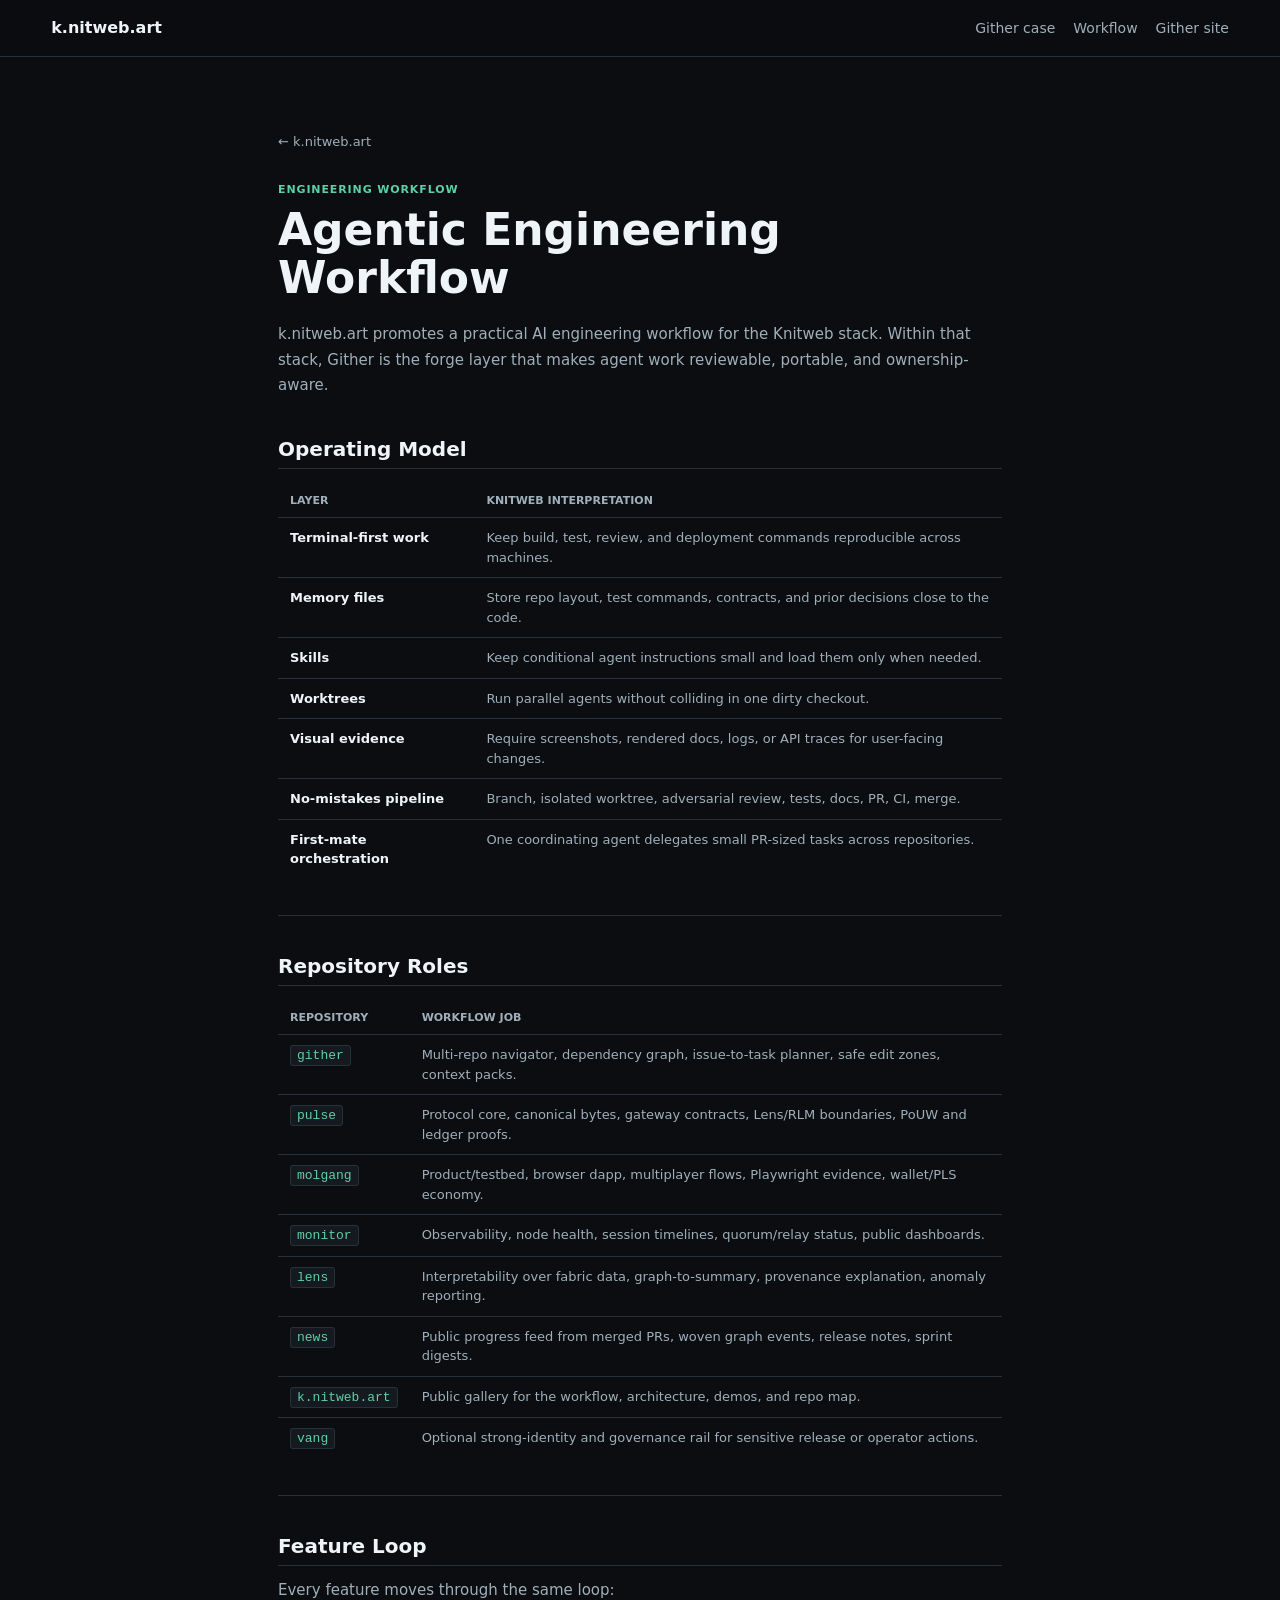
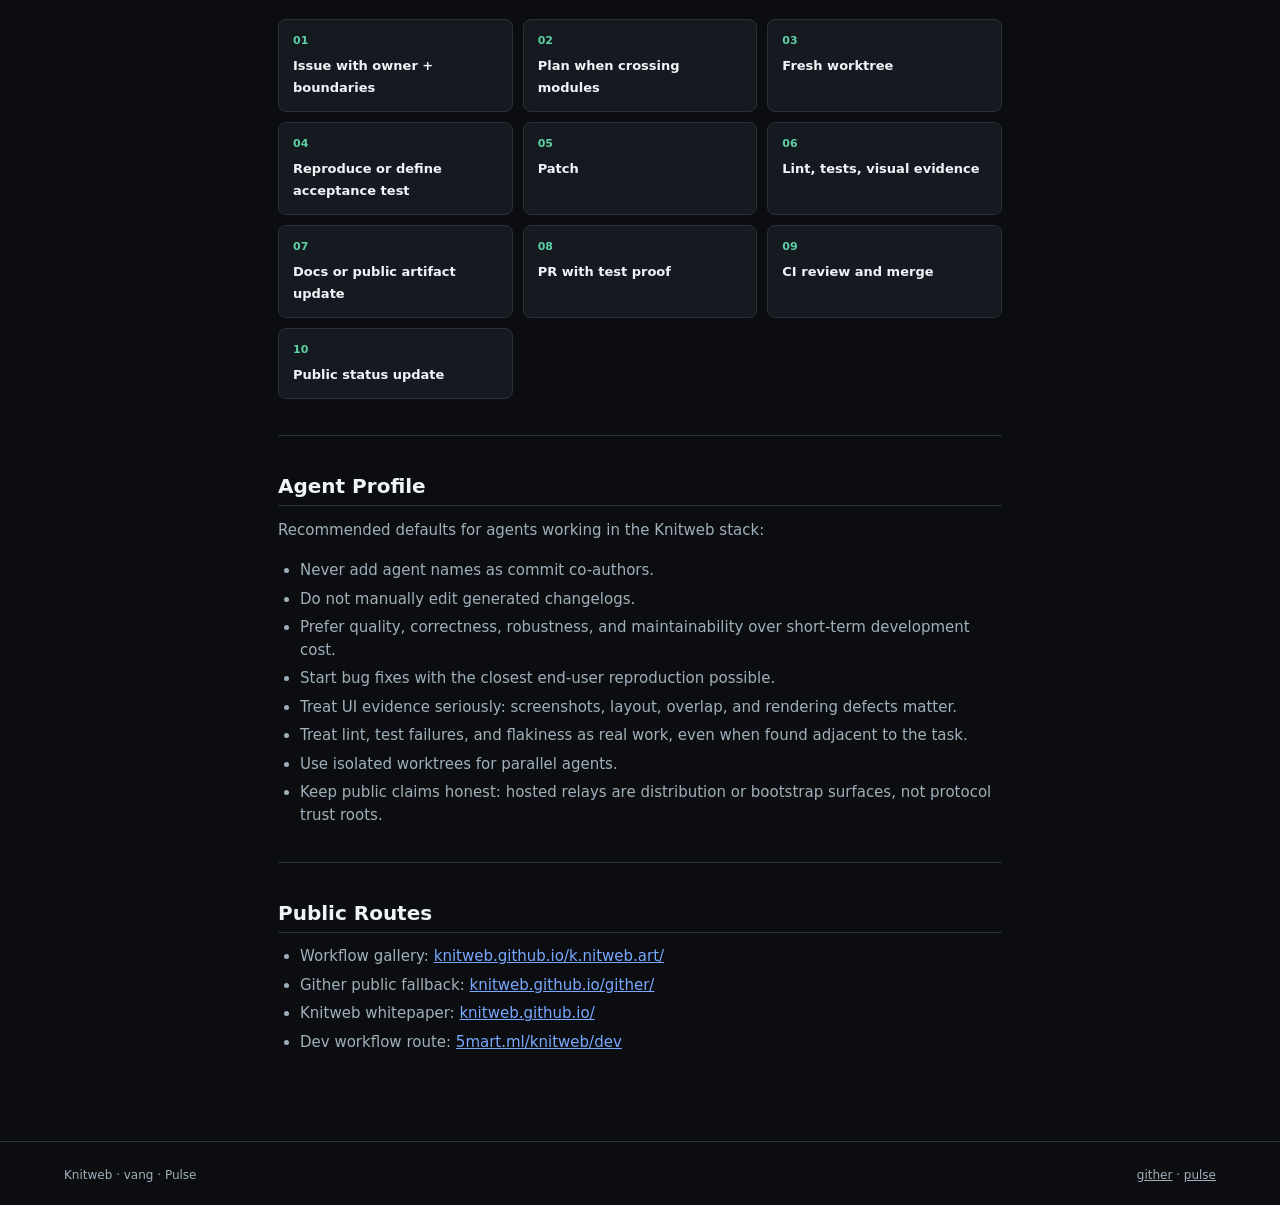
<file: docs/agentic-workflow.html>
<!doctype html>
<html lang="en">
<head>
  <meta charset="utf-8">
  <meta name="viewport" content="width=device-width, initial-scale=1">
  <title>Agentic Engineering Workflow — Knitweb</title>
  <meta name="description" content="Practical agentic engineering workflow for the Knitweb stack. Terminal-first, worktrees, adversarial review, public PR proof.">
  <link rel="stylesheet" href="../styles.css">
  <style>
    .doc-wrap { max-width: 820px; margin: 0 auto; padding: clamp(32px,6vw,72px) clamp(18px,5vw,48px); }
    .doc-back { font-size: 13px; color: var(--muted); text-decoration: none; }
    .doc-back:hover { color: var(--ink); }
    .doc-eyebrow { font-size: 11px; font-weight: 750; text-transform: uppercase;
                   letter-spacing: .08em; color: var(--accent); margin: 28px 0 6px; }
    h1 { font-size: clamp(28px,5vw,44px); font-weight: 800; line-height: 1.1; margin: 0 0 20px; }
    h2 { font-size: 20px; font-weight: 750; margin: 40px 0 12px; padding-bottom: 8px;
         border-bottom: 1px solid var(--line); }
    p  { color: var(--muted); margin: 0 0 16px; font-size: 15px; line-height: 1.7; }
    strong { color: var(--ink); }
    code { font-family: ui-monospace, monospace; font-size: 13px;
           background: var(--panel); padding: 2px 6px; border-radius: 3px;
           color: var(--accent); border: 1px solid var(--line); }
    table { width: 100%; border-collapse: collapse; font-size: 13px; margin: 16px 0 24px; }
    th { text-align: left; padding: 8px 12px; border-bottom: 1px solid var(--line);
         color: var(--muted); font-size: 11px; text-transform: uppercase; font-weight: 700; }
    td { padding: 10px 12px; border-bottom: 1px solid var(--line); vertical-align: top; color: var(--muted); }
    td strong { color: var(--ink); }
    tr:last-child td { border-bottom: none; }
    ul, ol { margin: 0 0 16px; padding-left: 22px; }
    li { color: var(--muted); font-size: 15px; margin-bottom: 6px; }
    hr { border: none; border-top: 1px solid var(--line); margin: 36px 0; }
    .loop-grid { display: grid; grid-template-columns: repeat(auto-fill, minmax(180px,1fr));
                  gap: 10px; margin: 16px 0; }
    .loop-step { padding: 12px 14px; border: 1px solid var(--line); border-radius: 8px;
                  background: var(--panel); }
    .step-num { font-size: 11px; color: var(--accent); font-weight: 750; margin: 0 0 4px; }
    .step-label { font-size: 13px; font-weight: 700; color: var(--ink); margin: 0; }
  </style>
</head>
<body>
  <header class="topbar">
    <a class="brand" href="../">k.nitweb.art</a>
    <nav aria-label="Primary">
      <a href="../gither-agentic-workflow.html">Gither case</a>
      <a href="../index.html#workflow">Workflow</a>
      <a href="https://knitweb.github.io/gither/">Gither site</a>
    </nav>
  </header>

  <main>
    <div class="doc-wrap">
      <a class="doc-back" href="../index.html">← k.nitweb.art</a>
      <p class="doc-eyebrow">Engineering workflow</p>
      <h1>Agentic Engineering Workflow</h1>
      <p>k.nitweb.art promotes a practical AI engineering workflow for the Knitweb stack. Within that stack, Gither is the forge layer that makes agent work reviewable, portable, and ownership-aware.</p>

      <h2>Operating Model</h2>
      <table>
        <thead><tr><th>Layer</th><th>Knitweb interpretation</th></tr></thead>
        <tbody>
          <tr><td><strong>Terminal-first work</strong></td><td>Keep build, test, review, and deployment commands reproducible across machines.</td></tr>
          <tr><td><strong>Memory files</strong></td><td>Store repo layout, test commands, contracts, and prior decisions close to the code.</td></tr>
          <tr><td><strong>Skills</strong></td><td>Keep conditional agent instructions small and load them only when needed.</td></tr>
          <tr><td><strong>Worktrees</strong></td><td>Run parallel agents without colliding in one dirty checkout.</td></tr>
          <tr><td><strong>Visual evidence</strong></td><td>Require screenshots, rendered docs, logs, or API traces for user-facing changes.</td></tr>
          <tr><td><strong>No-mistakes pipeline</strong></td><td>Branch, isolated worktree, adversarial review, tests, docs, PR, CI, merge.</td></tr>
          <tr><td><strong>First-mate orchestration</strong></td><td>One coordinating agent delegates small PR-sized tasks across repositories.</td></tr>
        </tbody>
      </table>

      <hr>

      <h2>Repository Roles</h2>
      <table>
        <thead><tr><th>Repository</th><th>Workflow job</th></tr></thead>
        <tbody>
          <tr><td><code>gither</code></td><td>Multi-repo navigator, dependency graph, issue-to-task planner, safe edit zones, context packs.</td></tr>
          <tr><td><code>pulse</code></td><td>Protocol core, canonical bytes, gateway contracts, Lens/RLM boundaries, PoUW and ledger proofs.</td></tr>
          <tr><td><code>molgang</code></td><td>Product/testbed, browser dapp, multiplayer flows, Playwright evidence, wallet/PLS economy.</td></tr>
          <tr><td><code>monitor</code></td><td>Observability, node health, session timelines, quorum/relay status, public dashboards.</td></tr>
          <tr><td><code>lens</code></td><td>Interpretability over fabric data, graph-to-summary, provenance explanation, anomaly reporting.</td></tr>
          <tr><td><code>news</code></td><td>Public progress feed from merged PRs, woven graph events, release notes, sprint digests.</td></tr>
          <tr><td><code>k.nitweb.art</code></td><td>Public gallery for the workflow, architecture, demos, and repo map.</td></tr>
          <tr><td><code>vang</code></td><td>Optional strong-identity and governance rail for sensitive release or operator actions.</td></tr>
        </tbody>
      </table>

      <hr>

      <h2>Feature Loop</h2>
      <p>Every feature moves through the same loop:</p>
      <div class="loop-grid">
        <div class="loop-step"><p class="step-num">01</p><p class="step-label">Issue with owner + boundaries</p></div>
        <div class="loop-step"><p class="step-num">02</p><p class="step-label">Plan when crossing modules</p></div>
        <div class="loop-step"><p class="step-num">03</p><p class="step-label">Fresh worktree</p></div>
        <div class="loop-step"><p class="step-num">04</p><p class="step-label">Reproduce or define acceptance test</p></div>
        <div class="loop-step"><p class="step-num">05</p><p class="step-label">Patch</p></div>
        <div class="loop-step"><p class="step-num">06</p><p class="step-label">Lint, tests, visual evidence</p></div>
        <div class="loop-step"><p class="step-num">07</p><p class="step-label">Docs or public artifact update</p></div>
        <div class="loop-step"><p class="step-num">08</p><p class="step-label">PR with test proof</p></div>
        <div class="loop-step"><p class="step-num">09</p><p class="step-label">CI review and merge</p></div>
        <div class="loop-step"><p class="step-num">10</p><p class="step-label">Public status update</p></div>
      </div>

      <hr>

      <h2>Agent Profile</h2>
      <p>Recommended defaults for agents working in the Knitweb stack:</p>
      <ul>
        <li>Never add agent names as commit co-authors.</li>
        <li>Do not manually edit generated changelogs.</li>
        <li>Prefer quality, correctness, robustness, and maintainability over short-term development cost.</li>
        <li>Start bug fixes with the closest end-user reproduction possible.</li>
        <li>Treat UI evidence seriously: screenshots, layout, overlap, and rendering defects matter.</li>
        <li>Treat lint, test failures, and flakiness as real work, even when found adjacent to the task.</li>
        <li>Use isolated worktrees for parallel agents.</li>
        <li>Keep public claims honest: hosted relays are distribution or bootstrap surfaces, not protocol trust roots.</li>
      </ul>

      <hr>

      <h2>Public Routes</h2>
      <ul>
        <li>Workflow gallery: <a href="https://knitweb.github.io/k.nitweb.art/" style="color:var(--accent-2)">knitweb.github.io/k.nitweb.art/</a></li>
        <li>Gither public fallback: <a href="https://knitweb.github.io/gither/" style="color:var(--accent-2)">knitweb.github.io/gither/</a></li>
        <li>Knitweb whitepaper: <a href="https://knitweb.github.io/" style="color:var(--accent-2)">knitweb.github.io/</a></li>
        <li>Dev workflow route: <a href="https://5mart.ml/knitweb/dev" style="color:var(--accent-2)">5mart.ml/knitweb/dev</a></li>
      </ul>
    </div>
  </main>

  <footer style="padding:24px clamp(18px,5vw,72px); border-top:1px solid var(--line); font-size:12px; color:var(--muted); display:flex; justify-content:space-between; align-items:center; flex-wrap:wrap; gap:12px;">
    <span>Knitweb · vang · Pulse</span>
    <span><a href="https://knitweb.github.io/gither/" style="color:var(--muted)">gither</a> · <a href="https://github.com/Knitweb/pulse" style="color:var(--muted)">pulse</a></span>
  </footer>
</body>
</html>
</file>
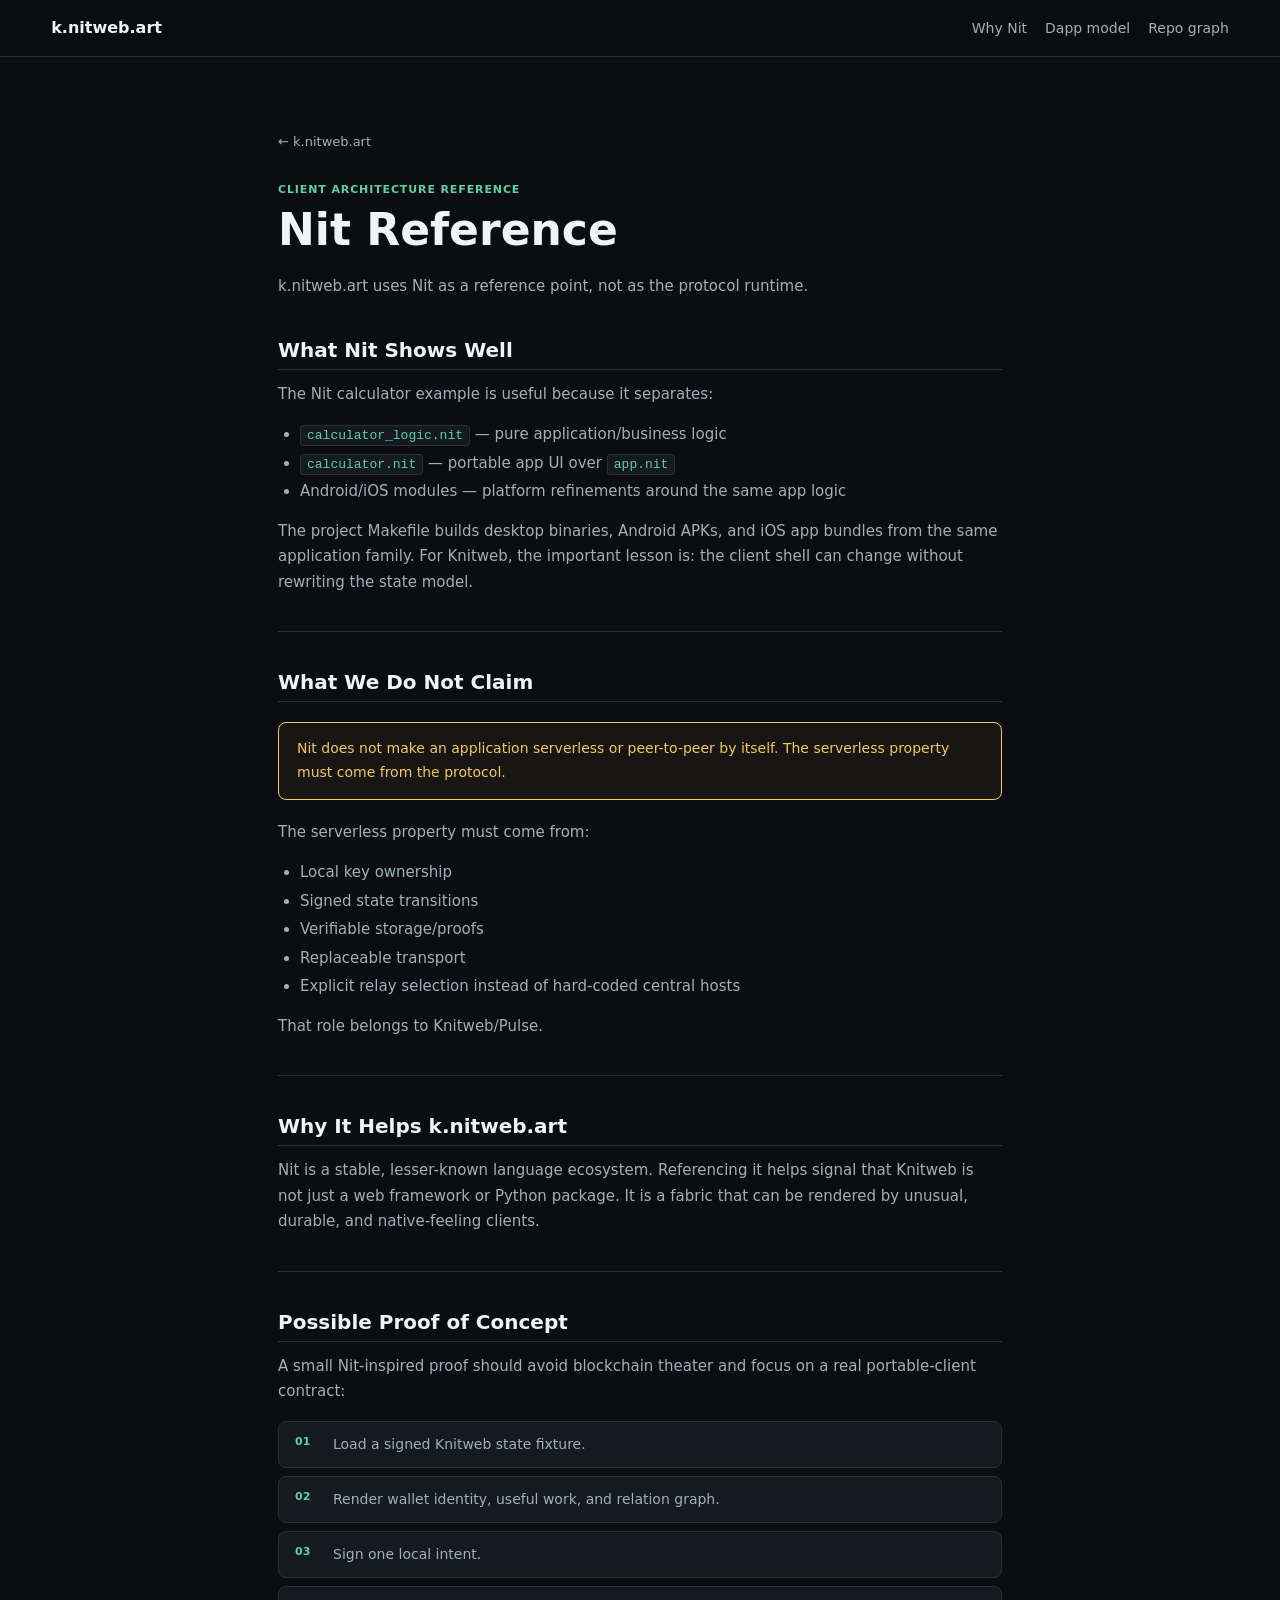
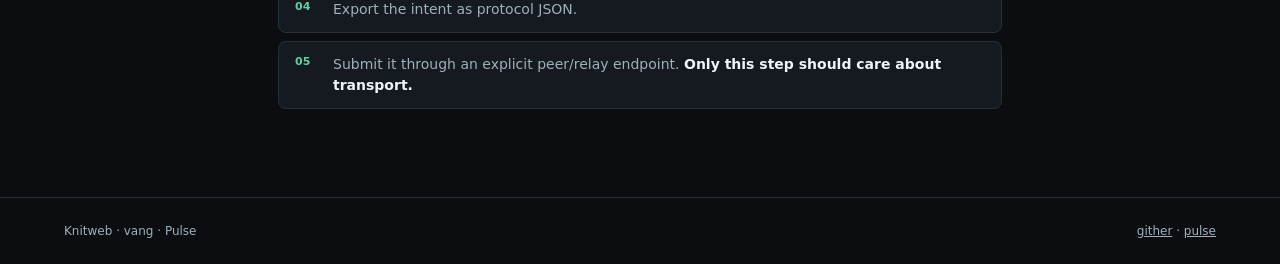
<file: docs/nit-reference.html>
<!doctype html>
<html lang="en">
<head>
  <meta charset="utf-8">
  <meta name="viewport" content="width=device-width, initial-scale=1">
  <title>Nit Reference — Knitweb</title>
  <meta name="description" content="Why Nit is a useful client-architecture reference for Knitweb portable dapps.">
  <link rel="stylesheet" href="../styles.css">
  <style>
    .doc-wrap { max-width: 820px; margin: 0 auto; padding: clamp(32px,6vw,72px) clamp(18px,5vw,48px); }
    .doc-back { font-size: 13px; color: var(--muted); text-decoration: none; }
    .doc-back:hover { color: var(--ink); }
    .doc-eyebrow { font-size: 11px; font-weight: 750; text-transform: uppercase;
                   letter-spacing: .08em; color: var(--accent); margin: 28px 0 6px; }
    h1 { font-size: clamp(28px,5vw,44px); font-weight: 800; line-height: 1.1; margin: 0 0 20px; }
    h2 { font-size: 20px; font-weight: 750; margin: 40px 0 12px; padding-bottom: 8px;
         border-bottom: 1px solid var(--line); }
    p  { color: var(--muted); margin: 0 0 16px; font-size: 15px; line-height: 1.7; }
    strong { color: var(--ink); }
    code { font-family: ui-monospace, monospace; font-size: 13px;
           background: var(--panel); padding: 2px 6px; border-radius: 3px;
           color: var(--accent); border: 1px solid var(--line); }
    ul, ol { margin: 0 0 16px; padding-left: 22px; }
    li { color: var(--muted); font-size: 15px; margin-bottom: 6px; }
    hr { border: none; border-top: 1px solid var(--line); margin: 36px 0; }
    .poc-list { display: flex; flex-direction: column; gap: 8px; margin: 16px 0; }
    .poc-step { display: flex; gap: 14px; align-items: flex-start;
                 padding: 12px 16px; border: 1px solid var(--line); border-radius: 8px;
                 background: var(--panel); }
    .poc-num { font-size: 11px; font-weight: 750; color: var(--accent); flex-shrink: 0; min-width: 24px; }
    .poc-text { font-size: 14px; color: var(--muted); }
    .poc-text code { font-size: 12px; }
    .note-box { border: 1px solid var(--warn); border-radius: 8px; padding: 14px 18px;
                 background: rgba(244,201,93,.05); margin: 20px 0; }
    .note-box p { color: var(--warn); margin: 0; font-size: 14px; }
  </style>
</head>
<body>
  <header class="topbar">
    <a class="brand" href="../">k.nitweb.art</a>
    <nav aria-label="Primary">
      <a href="../index.html#nit">Why Nit</a>
      <a href="serverless-dapp-model.html">Dapp model</a>
      <a href="repository-graph.html">Repo graph</a>
    </nav>
  </header>

  <main>
    <div class="doc-wrap">
      <a class="doc-back" href="../index.html">← k.nitweb.art</a>
      <p class="doc-eyebrow">Client architecture reference</p>
      <h1>Nit Reference</h1>
      <p>k.nitweb.art uses Nit as a reference point, not as the protocol runtime.</p>

      <h2>What Nit Shows Well</h2>
      <p>The Nit calculator example is useful because it separates:</p>
      <ul>
        <li><code>calculator_logic.nit</code> — pure application/business logic</li>
        <li><code>calculator.nit</code> — portable app UI over <code>app.nit</code></li>
        <li>Android/iOS modules — platform refinements around the same app logic</li>
      </ul>
      <p>The project Makefile builds desktop binaries, Android APKs, and iOS app bundles from the same application family. For Knitweb, the important lesson is: the client shell can change without rewriting the state model.</p>

      <hr>

      <h2>What We Do Not Claim</h2>
      <div class="note-box">
        <p>Nit does not make an application serverless or peer-to-peer by itself. The serverless property must come from the protocol.</p>
      </div>
      <p>The serverless property must come from:</p>
      <ul>
        <li>Local key ownership</li>
        <li>Signed state transitions</li>
        <li>Verifiable storage/proofs</li>
        <li>Replaceable transport</li>
        <li>Explicit relay selection instead of hard-coded central hosts</li>
      </ul>
      <p>That role belongs to Knitweb/Pulse.</p>

      <hr>

      <h2>Why It Helps k.nitweb.art</h2>
      <p>Nit is a stable, lesser-known language ecosystem. Referencing it helps signal that Knitweb is not just a web framework or Python package. It is a fabric that can be rendered by unusual, durable, and native-feeling clients.</p>

      <hr>

      <h2>Possible Proof of Concept</h2>
      <p>A small Nit-inspired proof should avoid blockchain theater and focus on a real portable-client contract:</p>
      <div class="poc-list">
        <div class="poc-step"><span class="poc-num">01</span><span class="poc-text">Load a signed Knitweb state fixture.</span></div>
        <div class="poc-step"><span class="poc-num">02</span><span class="poc-text">Render wallet identity, useful work, and relation graph.</span></div>
        <div class="poc-step"><span class="poc-num">03</span><span class="poc-text">Sign one local intent.</span></div>
        <div class="poc-step"><span class="poc-num">04</span><span class="poc-text">Export the intent as protocol JSON.</span></div>
        <div class="poc-step"><span class="poc-num">05</span><span class="poc-text">Submit it through an explicit peer/relay endpoint. <strong>Only this step should care about transport.</strong></span></div>
      </div>
    </div>
  </main>

  <footer style="padding:24px clamp(18px,5vw,72px); border-top:1px solid var(--line); font-size:12px; color:var(--muted); display:flex; justify-content:space-between; align-items:center; flex-wrap:wrap; gap:12px;">
    <span>Knitweb · vang · Pulse</span>
    <span><a href="https://knitweb.github.io/gither/" style="color:var(--muted)">gither</a> · <a href="https://github.com/Knitweb/pulse" style="color:var(--muted)">pulse</a></span>
  </footer>
</body>
</html>
</file>
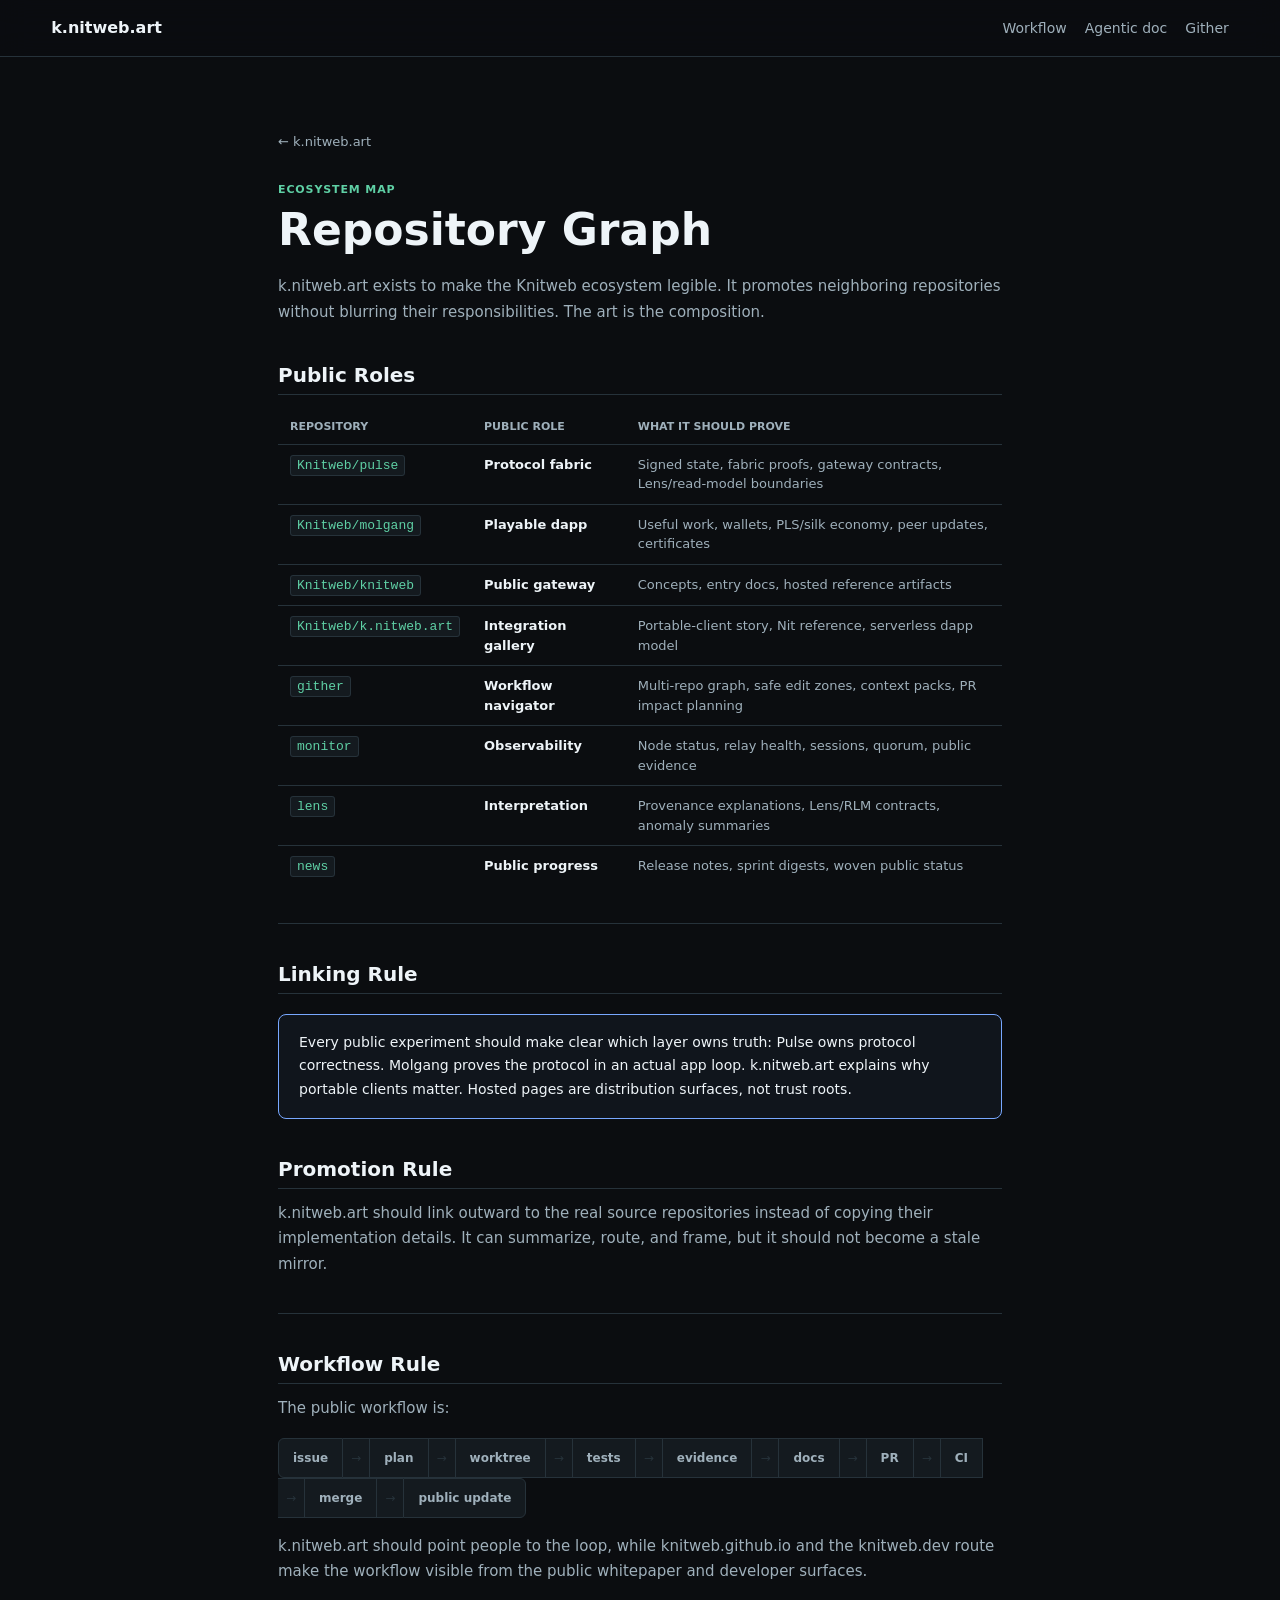
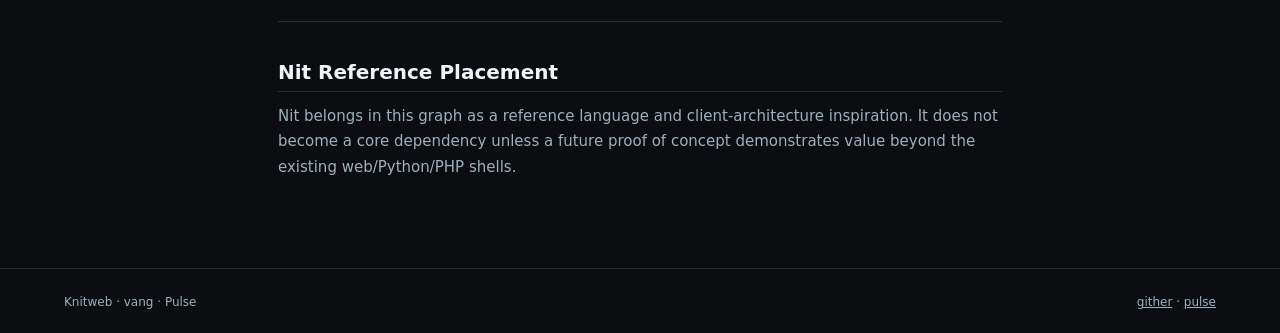
<file: docs/repository-graph.html>
<!doctype html>
<html lang="en">
<head>
  <meta charset="utf-8">
  <meta name="viewport" content="width=device-width, initial-scale=1">
  <title>Repository Graph — Knitweb</title>
  <meta name="description" content="The public roles of every Knitweb repository, linking rules, and the workflow loop.">
  <link rel="stylesheet" href="../styles.css">
  <style>
    .doc-wrap { max-width: 820px; margin: 0 auto; padding: clamp(32px,6vw,72px) clamp(18px,5vw,48px); }
    .doc-back { font-size: 13px; color: var(--muted); text-decoration: none; }
    .doc-back:hover { color: var(--ink); }
    .doc-eyebrow { font-size: 11px; font-weight: 750; text-transform: uppercase;
                   letter-spacing: .08em; color: var(--accent); margin: 28px 0 6px; }
    h1 { font-size: clamp(28px,5vw,44px); font-weight: 800; line-height: 1.1; margin: 0 0 20px; }
    h2 { font-size: 20px; font-weight: 750; margin: 40px 0 12px; padding-bottom: 8px;
         border-bottom: 1px solid var(--line); }
    p  { color: var(--muted); margin: 0 0 16px; font-size: 15px; line-height: 1.7; }
    strong { color: var(--ink); }
    code { font-family: ui-monospace, monospace; font-size: 13px;
           background: var(--panel); padding: 2px 6px; border-radius: 3px;
           color: var(--accent); border: 1px solid var(--line); }
    table { width: 100%; border-collapse: collapse; font-size: 13px; margin: 16px 0 24px; }
    th { text-align: left; padding: 8px 12px; border-bottom: 1px solid var(--line);
         color: var(--muted); font-size: 11px; text-transform: uppercase; font-weight: 700; }
    td { padding: 10px 12px; border-bottom: 1px solid var(--line); vertical-align: top; color: var(--muted); }
    td strong { color: var(--ink); }
    tr:last-child td { border-bottom: none; }
    ul, ol { margin: 0 0 16px; padding-left: 22px; }
    li { color: var(--muted); font-size: 15px; margin-bottom: 6px; }
    hr { border: none; border-top: 1px solid var(--line); margin: 36px 0; }
    .rule-box { border: 1px solid var(--accent-2); border-radius: 8px; padding: 16px 20px;
                 background: rgba(120,168,255,.05); margin: 20px 0; }
    .rule-box p { color: var(--ink); margin: 0; font-size: 14px; line-height: 1.7; }
    .flow-bar { display: flex; flex-wrap: wrap; gap: 0; margin: 16px 0; }
    .flow-step { padding: 10px 14px; background: var(--panel); border: 1px solid var(--line);
                  font-size: 12px; font-weight: 700; color: var(--muted); }
    .flow-step:first-child { border-radius: 6px 0 0 6px; }
    .flow-step:last-child { border-radius: 0 6px 6px 0; }
    .flow-arrow { padding: 10px 8px; font-size: 12px; color: var(--line); background: var(--panel);
                   border-top: 1px solid var(--line); border-bottom: 1px solid var(--line); }
  </style>
</head>
<body>
  <header class="topbar">
    <a class="brand" href="../">k.nitweb.art</a>
    <nav aria-label="Primary">
      <a href="../index.html#workflow">Workflow</a>
      <a href="agentic-workflow.html">Agentic doc</a>
      <a href="https://knitweb.github.io/gither/">Gither</a>
    </nav>
  </header>

  <main>
    <div class="doc-wrap">
      <a class="doc-back" href="../index.html">← k.nitweb.art</a>
      <p class="doc-eyebrow">Ecosystem map</p>
      <h1>Repository Graph</h1>
      <p>k.nitweb.art exists to make the Knitweb ecosystem legible. It promotes neighboring repositories without blurring their responsibilities. The art is the composition.</p>

      <h2>Public Roles</h2>
      <table>
        <thead><tr><th>Repository</th><th>Public role</th><th>What it should prove</th></tr></thead>
        <tbody>
          <tr><td><code>Knitweb/pulse</code></td><td><strong>Protocol fabric</strong></td><td>Signed state, fabric proofs, gateway contracts, Lens/read-model boundaries</td></tr>
          <tr><td><code>Knitweb/molgang</code></td><td><strong>Playable dapp</strong></td><td>Useful work, wallets, PLS/silk economy, peer updates, certificates</td></tr>
          <tr><td><code>Knitweb/knitweb</code></td><td><strong>Public gateway</strong></td><td>Concepts, entry docs, hosted reference artifacts</td></tr>
          <tr><td><code>Knitweb/k.nitweb.art</code></td><td><strong>Integration gallery</strong></td><td>Portable-client story, Nit reference, serverless dapp model</td></tr>
          <tr><td><code>gither</code></td><td><strong>Workflow navigator</strong></td><td>Multi-repo graph, safe edit zones, context packs, PR impact planning</td></tr>
          <tr><td><code>monitor</code></td><td><strong>Observability</strong></td><td>Node status, relay health, sessions, quorum, public evidence</td></tr>
          <tr><td><code>lens</code></td><td><strong>Interpretation</strong></td><td>Provenance explanations, Lens/RLM contracts, anomaly summaries</td></tr>
          <tr><td><code>news</code></td><td><strong>Public progress</strong></td><td>Release notes, sprint digests, woven public status</td></tr>
        </tbody>
      </table>

      <hr>

      <h2>Linking Rule</h2>
      <div class="rule-box">
        <p>Every public experiment should make clear which layer owns truth: Pulse owns protocol correctness. Molgang proves the protocol in an actual app loop. k.nitweb.art explains why portable clients matter. Hosted pages are distribution surfaces, not trust roots.</p>
      </div>

      <h2>Promotion Rule</h2>
      <p>k.nitweb.art should link outward to the real source repositories instead of copying their implementation details. It can summarize, route, and frame, but it should not become a stale mirror.</p>

      <hr>

      <h2>Workflow Rule</h2>
      <p>The public workflow is:</p>
      <div class="flow-bar">
        <span class="flow-step">issue</span>
        <span class="flow-arrow">→</span>
        <span class="flow-step">plan</span>
        <span class="flow-arrow">→</span>
        <span class="flow-step">worktree</span>
        <span class="flow-arrow">→</span>
        <span class="flow-step">tests</span>
        <span class="flow-arrow">→</span>
        <span class="flow-step">evidence</span>
        <span class="flow-arrow">→</span>
        <span class="flow-step">docs</span>
        <span class="flow-arrow">→</span>
        <span class="flow-step">PR</span>
        <span class="flow-arrow">→</span>
        <span class="flow-step">CI</span>
        <span class="flow-arrow">→</span>
        <span class="flow-step">merge</span>
        <span class="flow-arrow">→</span>
        <span class="flow-step">public update</span>
      </div>
      <p>k.nitweb.art should point people to the loop, while knitweb.github.io and the knitweb.dev route make the workflow visible from the public whitepaper and developer surfaces.</p>

      <hr>

      <h2>Nit Reference Placement</h2>
      <p>Nit belongs in this graph as a reference language and client-architecture inspiration. It does not become a core dependency unless a future proof of concept demonstrates value beyond the existing web/Python/PHP shells.</p>
    </div>
  </main>

  <footer style="padding:24px clamp(18px,5vw,72px); border-top:1px solid var(--line); font-size:12px; color:var(--muted); display:flex; justify-content:space-between; align-items:center; flex-wrap:wrap; gap:12px;">
    <span>Knitweb · vang · Pulse</span>
    <span><a href="https://knitweb.github.io/gither/" style="color:var(--muted)">gither</a> · <a href="https://github.com/Knitweb/pulse" style="color:var(--muted)">pulse</a></span>
  </footer>
</body>
</html>
</file>
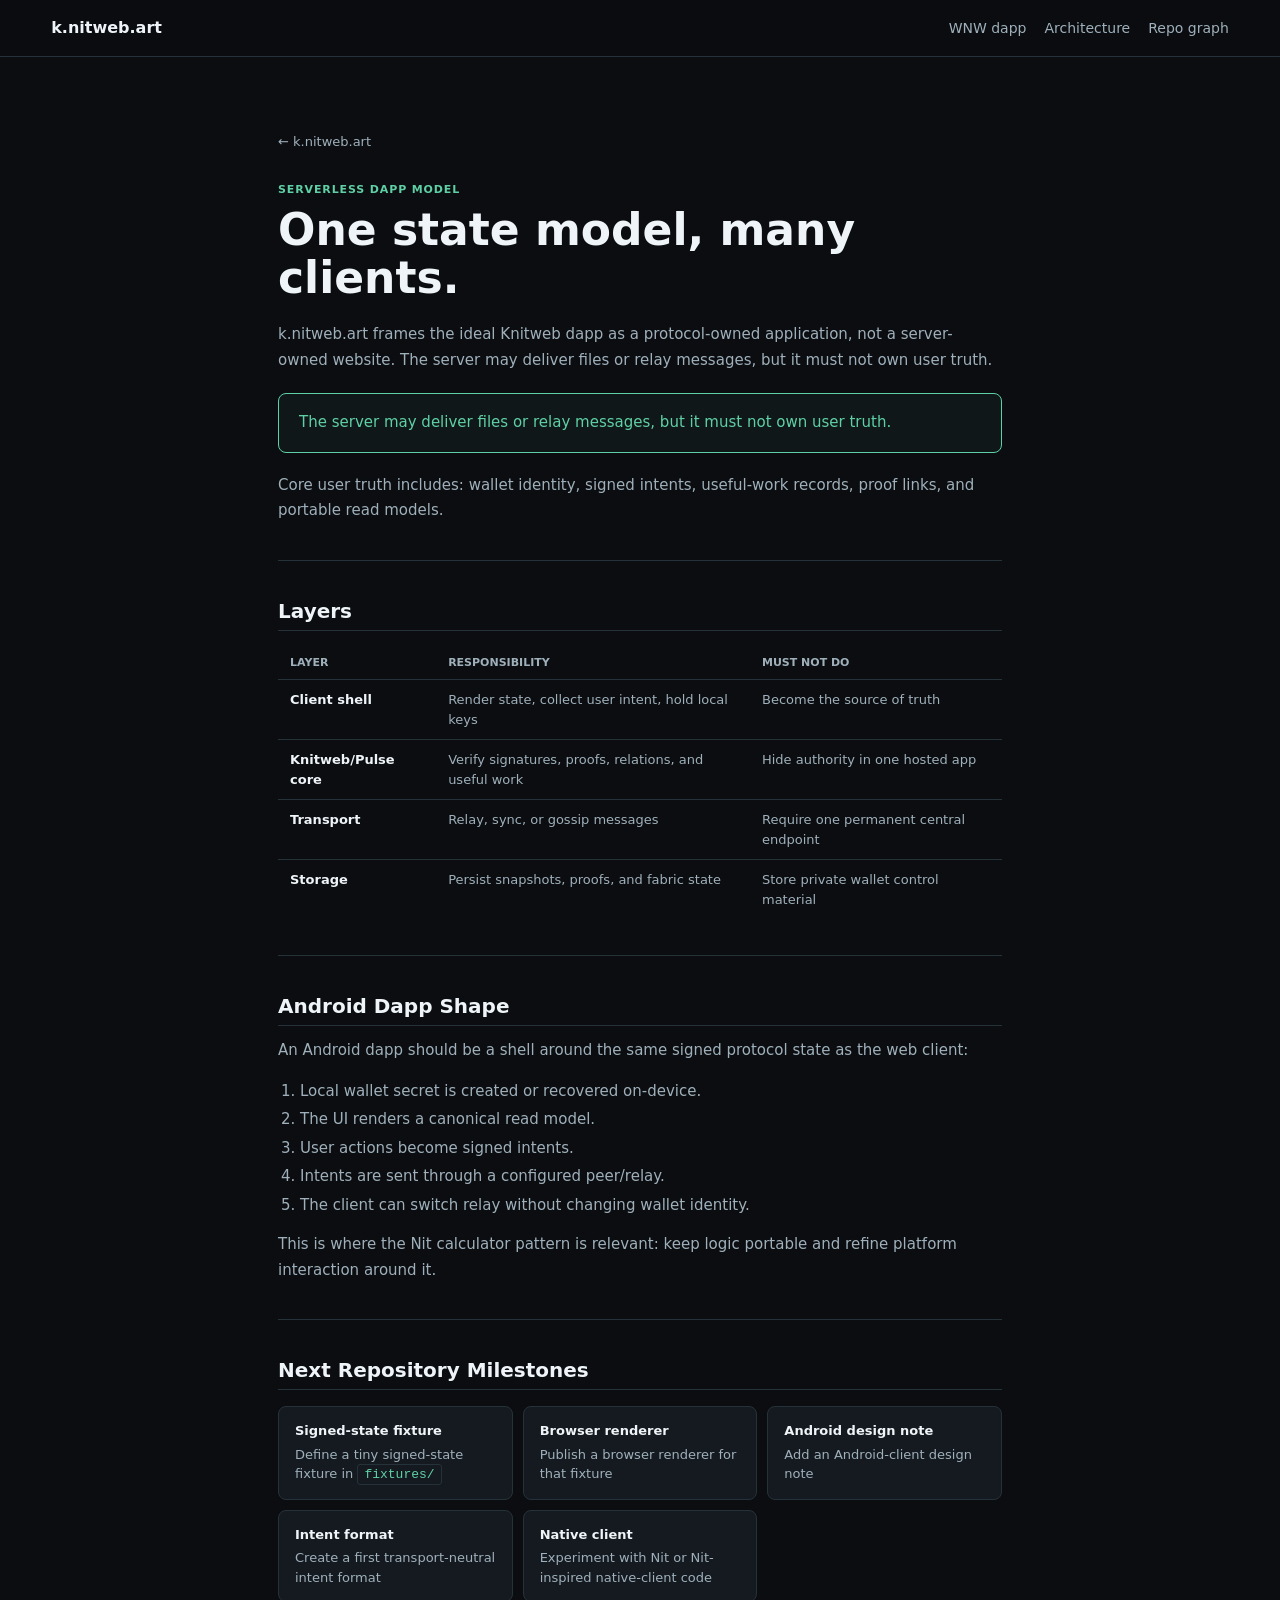
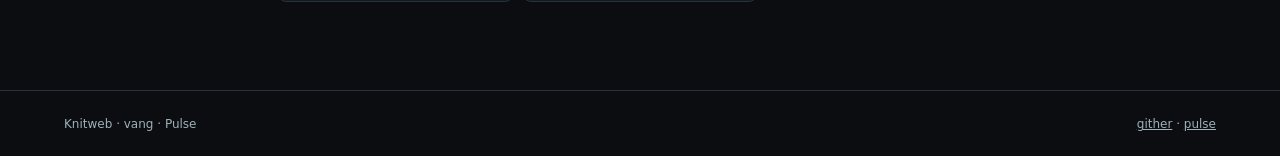
<file: docs/serverless-dapp-model.html>
<!doctype html>
<html lang="en">
<head>
  <meta charset="utf-8">
  <meta name="viewport" content="width=device-width, initial-scale=1">
  <title>Serverless Dapp Model — Knitweb</title>
  <meta name="description" content="Protocol-owned application model: client holds keys, protocol owns state, transport is replaceable.">
  <link rel="stylesheet" href="../styles.css">
  <style>
    .doc-wrap { max-width: 820px; margin: 0 auto; padding: clamp(32px,6vw,72px) clamp(18px,5vw,48px); }
    .doc-back { font-size: 13px; color: var(--muted); text-decoration: none; }
    .doc-back:hover { color: var(--ink); }
    .doc-eyebrow { font-size: 11px; font-weight: 750; text-transform: uppercase;
                   letter-spacing: .08em; color: var(--accent); margin: 28px 0 6px; }
    h1 { font-size: clamp(28px,5vw,44px); font-weight: 800; line-height: 1.1; margin: 0 0 20px; }
    h2 { font-size: 20px; font-weight: 750; margin: 40px 0 12px; padding-bottom: 8px;
         border-bottom: 1px solid var(--line); }
    p  { color: var(--muted); margin: 0 0 16px; font-size: 15px; line-height: 1.7; }
    strong { color: var(--ink); }
    code { font-family: ui-monospace, monospace; font-size: 13px;
           background: var(--panel); padding: 2px 6px; border-radius: 3px;
           color: var(--accent); border: 1px solid var(--line); }
    table { width: 100%; border-collapse: collapse; font-size: 13px; margin: 16px 0 24px; }
    th { text-align: left; padding: 8px 12px; border-bottom: 1px solid var(--line);
         color: var(--muted); font-size: 11px; text-transform: uppercase; font-weight: 700; }
    td { padding: 10px 12px; border-bottom: 1px solid var(--line); vertical-align: top; color: var(--muted); }
    td strong { color: var(--ink); }
    tr:last-child td { border-bottom: none; }
    ul, ol { margin: 0 0 16px; padding-left: 22px; }
    li { color: var(--muted); font-size: 15px; margin-bottom: 6px; }
    hr { border: none; border-top: 1px solid var(--line); margin: 36px 0; }
    .principle-box { border: 1px solid var(--accent); border-radius: 8px; padding: 16px 20px;
                      background: rgba(95,208,165,.05); margin: 20px 0; }
    .principle-box p { color: var(--accent); margin: 0; font-size: 15px; }
    .next-grid { display: grid; grid-template-columns: repeat(auto-fill, minmax(220px,1fr));
                  gap: 10px; margin: 16px 0; }
    .next-item { padding: 14px 16px; border: 1px solid var(--line); border-radius: 8px;
                  background: var(--panel); font-size: 13px; color: var(--muted); }
    .next-item strong { color: var(--ink); display: block; margin-bottom: 4px; }
  </style>
</head>
<body>
  <header class="topbar">
    <a class="brand" href="../">k.nitweb.art</a>
    <nav aria-label="Primary">
      <a href="../worlds.html">WNW dapp</a>
      <a href="worlds-narrow-web.html">Architecture</a>
      <a href="repository-graph.html">Repo graph</a>
    </nav>
  </header>

  <main>
    <div class="doc-wrap">
      <a class="doc-back" href="../index.html">← k.nitweb.art</a>
      <p class="doc-eyebrow">Serverless dapp model</p>
      <h1>One state model, many clients.</h1>
      <p>k.nitweb.art frames the ideal Knitweb dapp as a protocol-owned application, not a server-owned website. The server may deliver files or relay messages, but it must not own user truth.</p>

      <div class="principle-box">
        <p>The server may deliver files or relay messages, but it must not own user truth.</p>
      </div>

      <p>Core user truth includes: wallet identity, signed intents, useful-work records, proof links, and portable read models.</p>

      <hr>

      <h2>Layers</h2>
      <table>
        <thead><tr><th>Layer</th><th>Responsibility</th><th>Must Not Do</th></tr></thead>
        <tbody>
          <tr>
            <td><strong>Client shell</strong></td>
            <td>Render state, collect user intent, hold local keys</td>
            <td>Become the source of truth</td>
          </tr>
          <tr>
            <td><strong>Knitweb/Pulse core</strong></td>
            <td>Verify signatures, proofs, relations, and useful work</td>
            <td>Hide authority in one hosted app</td>
          </tr>
          <tr>
            <td><strong>Transport</strong></td>
            <td>Relay, sync, or gossip messages</td>
            <td>Require one permanent central endpoint</td>
          </tr>
          <tr>
            <td><strong>Storage</strong></td>
            <td>Persist snapshots, proofs, and fabric state</td>
            <td>Store private wallet control material</td>
          </tr>
        </tbody>
      </table>

      <hr>

      <h2>Android Dapp Shape</h2>
      <p>An Android dapp should be a shell around the same signed protocol state as the web client:</p>
      <ol>
        <li>Local wallet secret is created or recovered on-device.</li>
        <li>The UI renders a canonical read model.</li>
        <li>User actions become signed intents.</li>
        <li>Intents are sent through a configured peer/relay.</li>
        <li>The client can switch relay without changing wallet identity.</li>
      </ol>
      <p>This is where the Nit calculator pattern is relevant: keep logic portable and refine platform interaction around it.</p>

      <hr>

      <h2>Next Repository Milestones</h2>
      <div class="next-grid">
        <div class="next-item"><strong>Signed-state fixture</strong>Define a tiny signed-state fixture in <code>fixtures/</code></div>
        <div class="next-item"><strong>Browser renderer</strong>Publish a browser renderer for that fixture</div>
        <div class="next-item"><strong>Android design note</strong>Add an Android-client design note</div>
        <div class="next-item"><strong>Intent format</strong>Create a first transport-neutral intent format</div>
        <div class="next-item"><strong>Native client</strong>Experiment with Nit or Nit-inspired native-client code</div>
      </div>
    </div>
  </main>

  <footer style="padding:24px clamp(18px,5vw,72px); border-top:1px solid var(--line); font-size:12px; color:var(--muted); display:flex; justify-content:space-between; align-items:center; flex-wrap:wrap; gap:12px;">
    <span>Knitweb · vang · Pulse</span>
    <span><a href="https://knitweb.github.io/gither/" style="color:var(--muted)">gither</a> · <a href="https://github.com/Knitweb/pulse" style="color:var(--muted)">pulse</a></span>
  </footer>
</body>
</html>
</file>
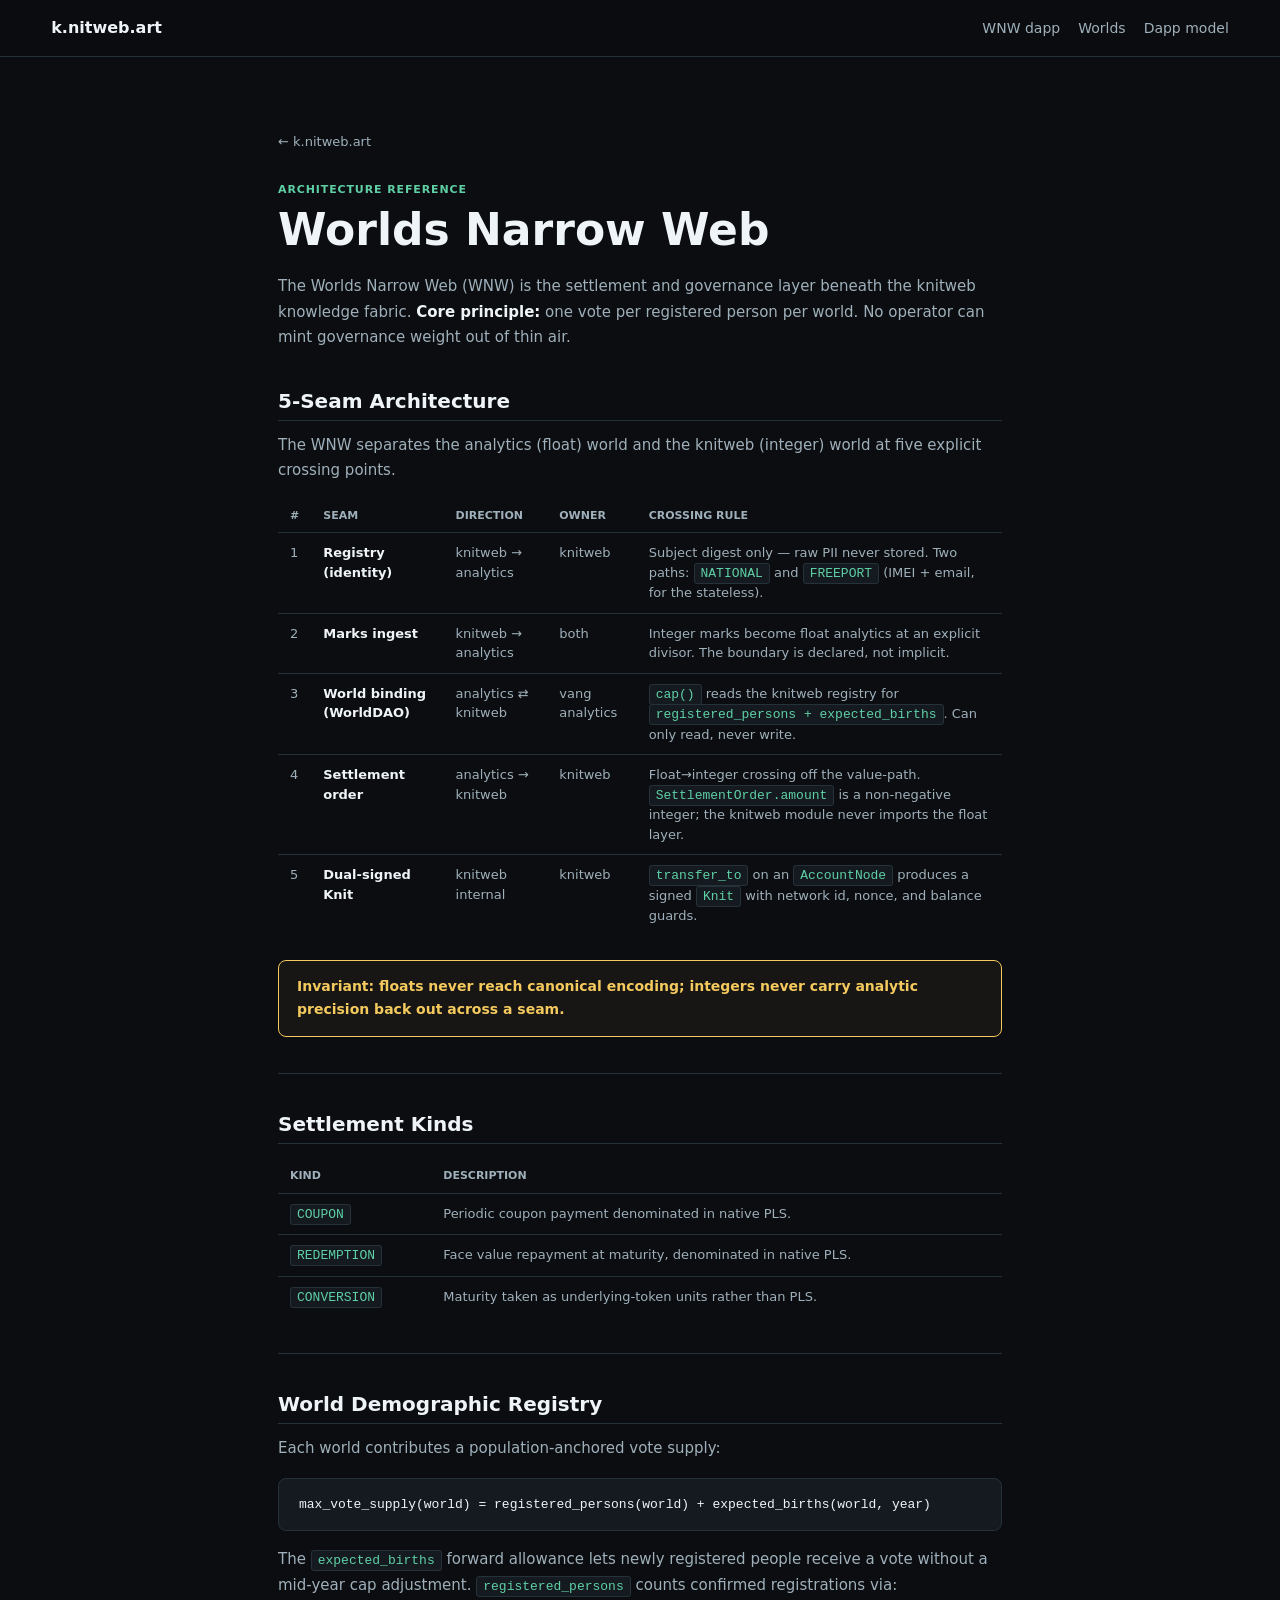
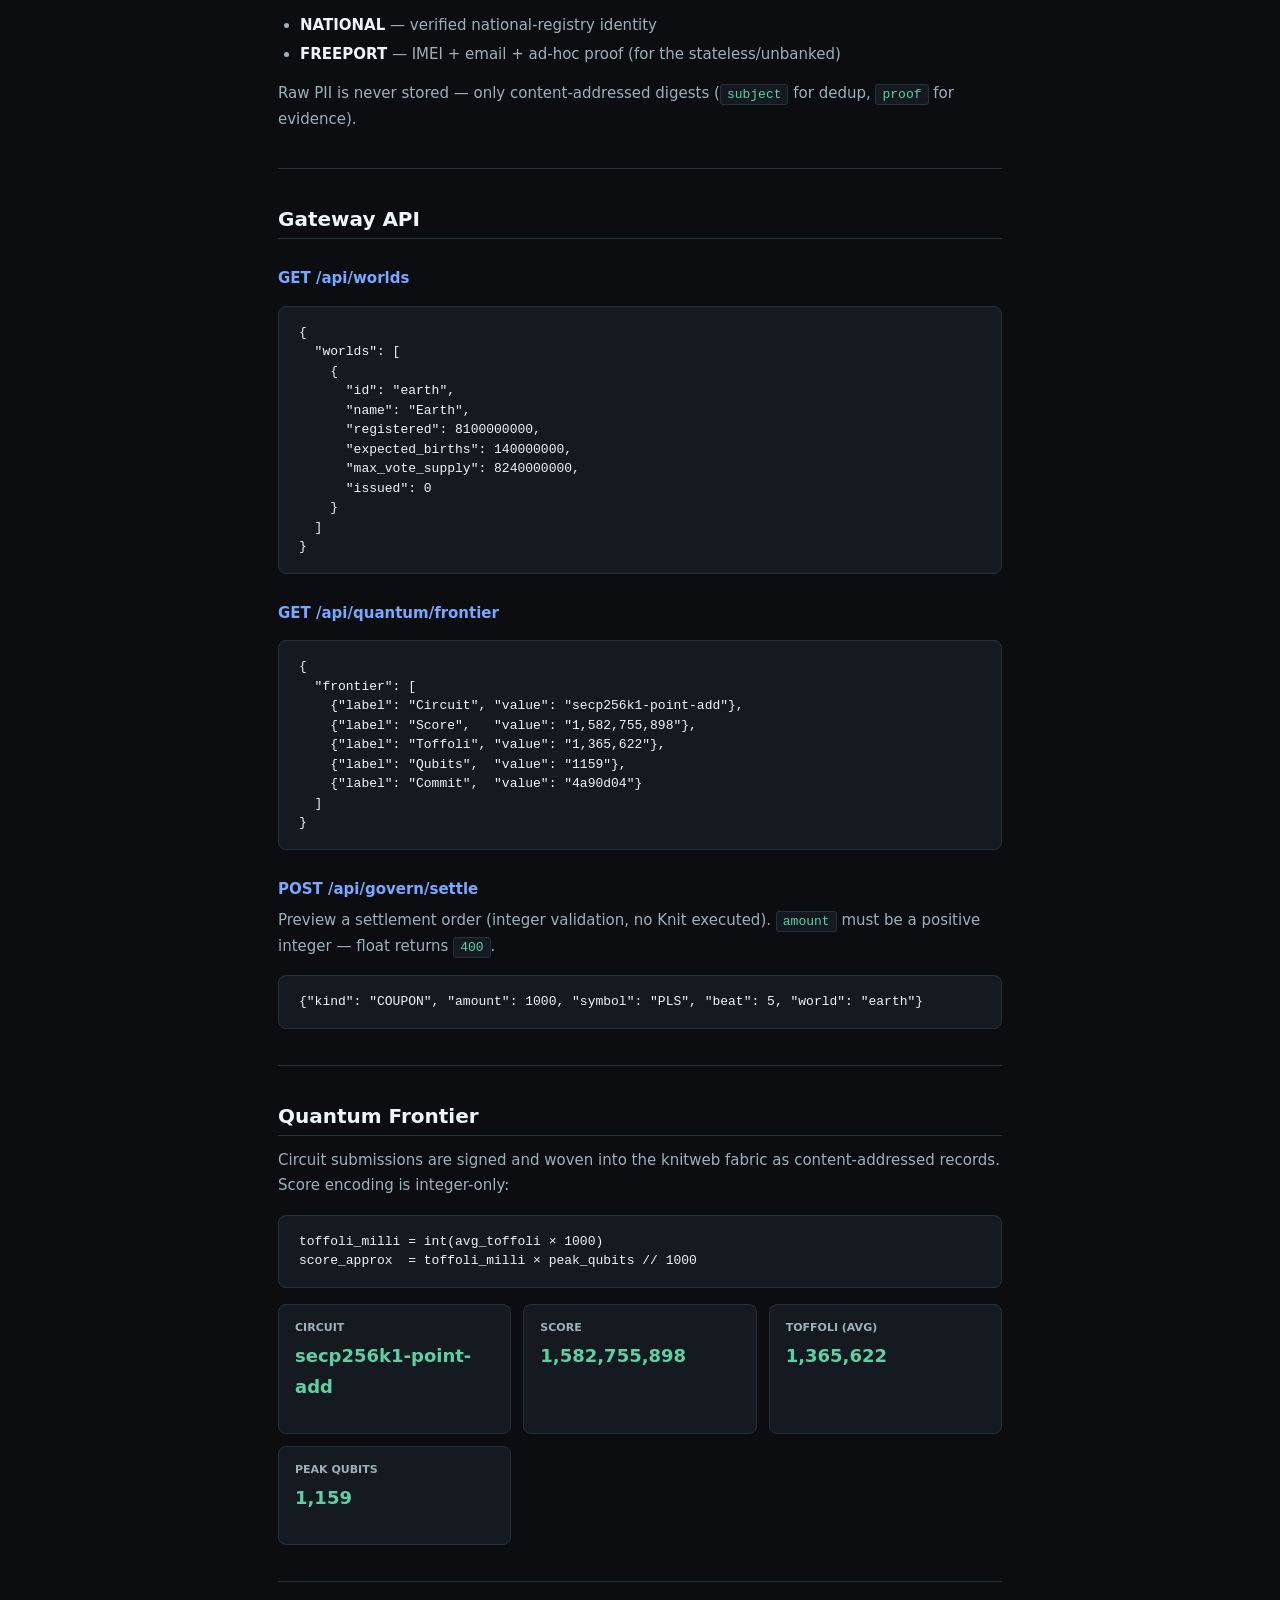
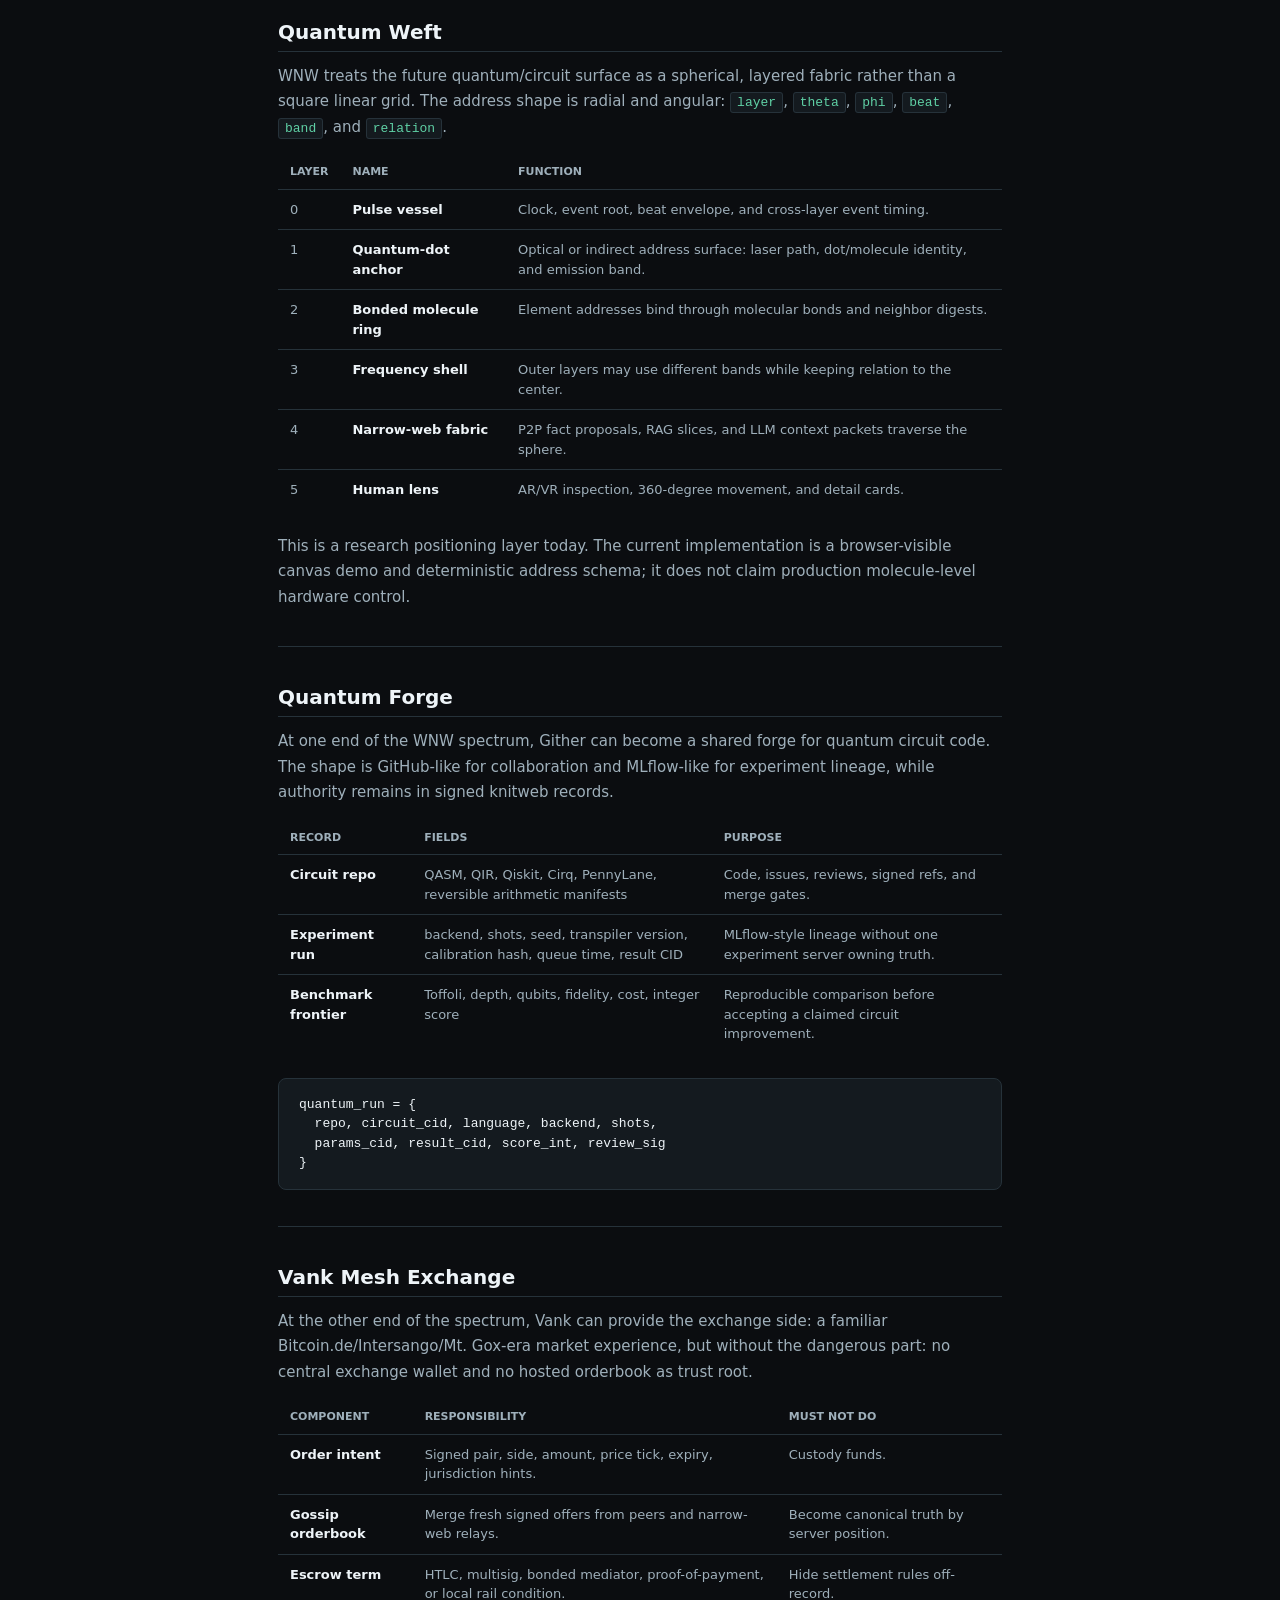
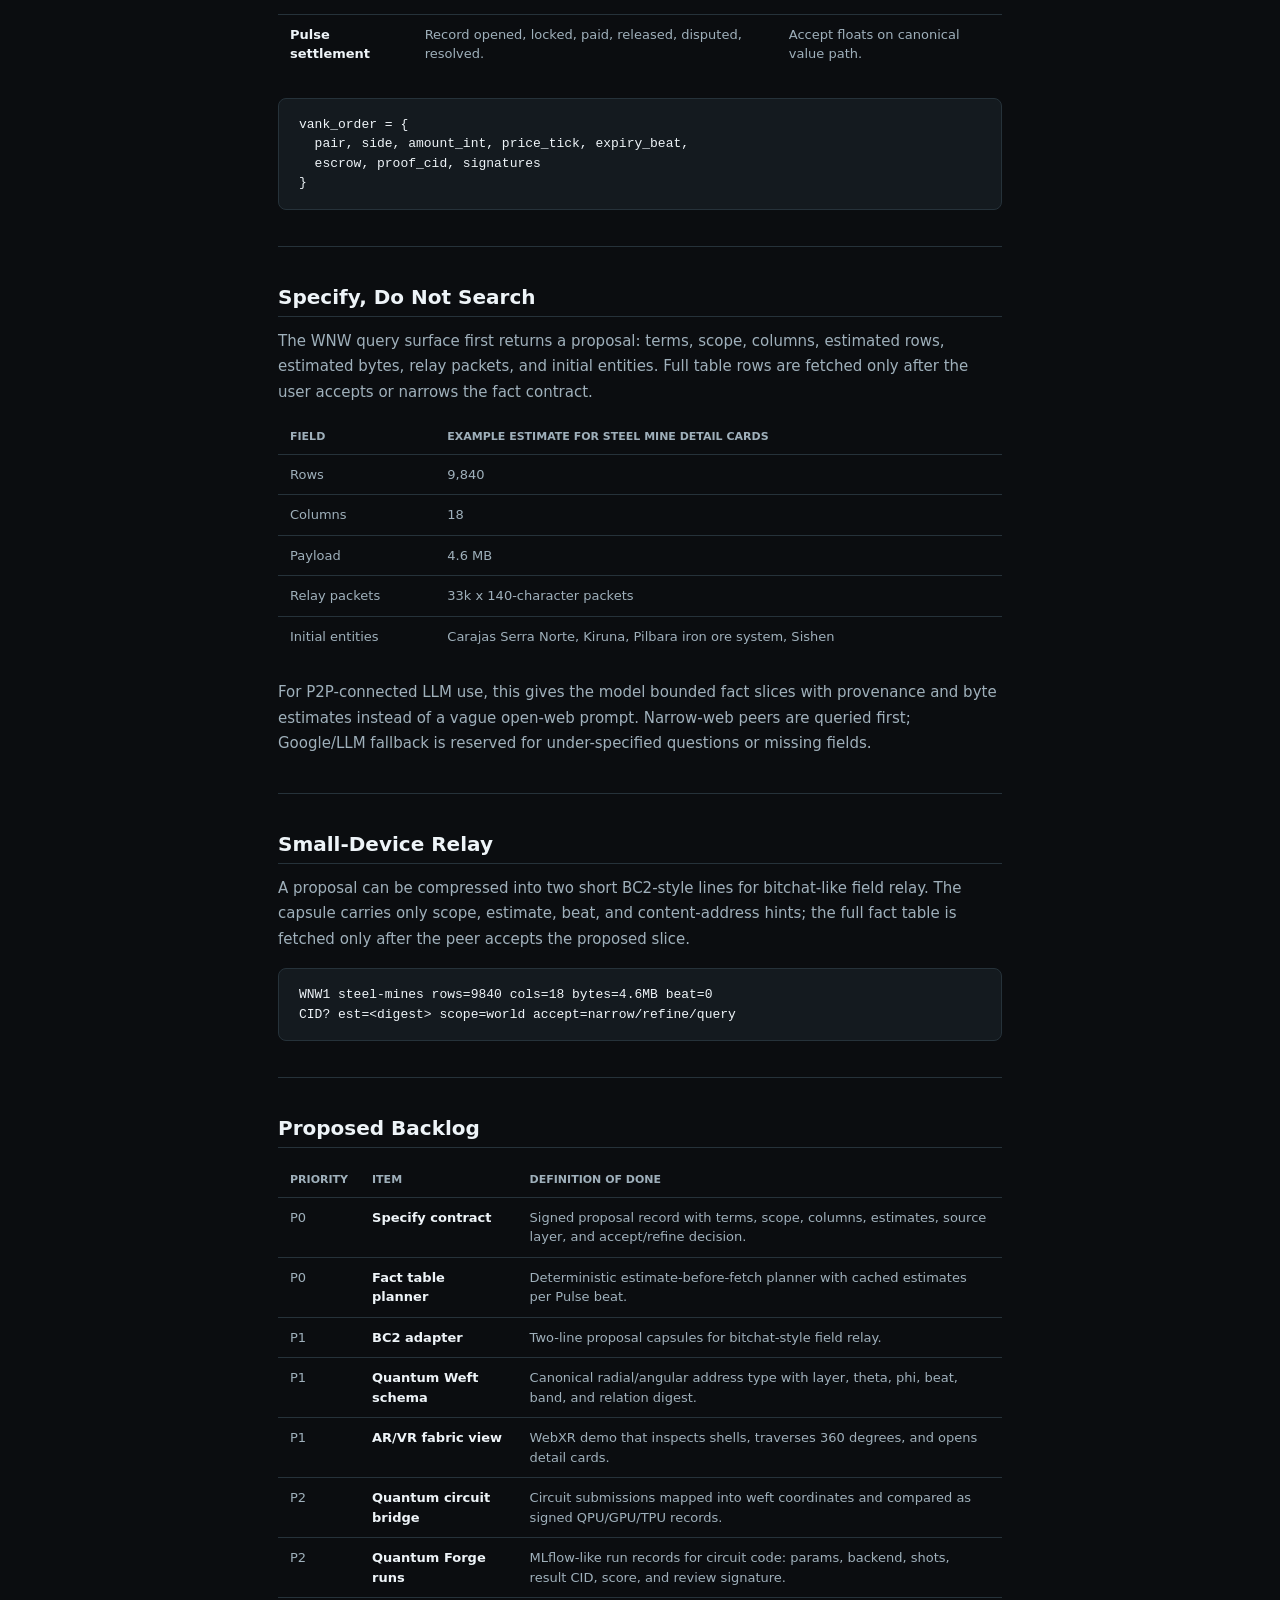
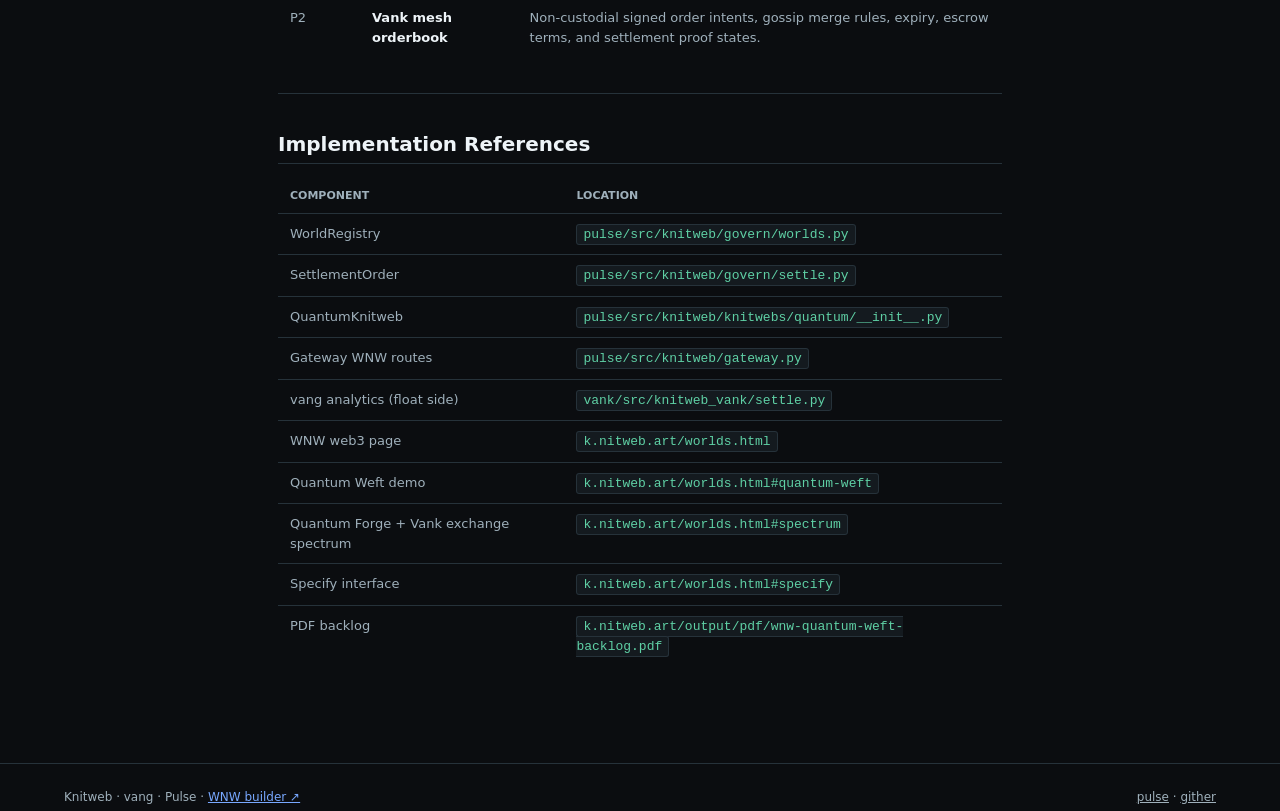
<file: docs/worlds-narrow-web.html>
<!doctype html>
<html lang="en">
<head>
  <meta charset="utf-8">
  <meta name="viewport" content="width=device-width, initial-scale=1">
  <title>Worlds Narrow Web — Architecture Reference</title>
  <meta name="description" content="WNW 5-seam architecture, settlement kinds, world registry, gateway API, and quantum frontier.">
  <link rel="stylesheet" href="../styles.css">
  <style>
    .doc-wrap {
      max-width: 820px;
      margin: 0 auto;
      padding: clamp(32px,6vw,72px) clamp(18px,5vw,48px);
    }
    .doc-back { font-size: 13px; color: var(--muted); text-decoration: none; }
    .doc-back:hover { color: var(--ink); }
    .doc-eyebrow { font-size: 11px; font-weight: 750; text-transform: uppercase;
                   letter-spacing: .08em; color: var(--accent); margin: 28px 0 6px; }
    h1 { font-size: clamp(28px,5vw,44px); font-weight: 800; line-height: 1.1; margin: 0 0 20px; }
    h2 { font-size: 20px; font-weight: 750; margin: 40px 0 12px; padding-bottom: 8px;
         border-bottom: 1px solid var(--line); }
    h3 { font-size: 15px; font-weight: 750; margin: 28px 0 8px; color: var(--accent-2); }
    p  { color: var(--muted); margin: 0 0 16px; font-size: 15px; line-height: 1.7; }
    strong { color: var(--ink); }
    code { font-family: ui-monospace, monospace; font-size: 13px;
           background: var(--panel); padding: 2px 6px; border-radius: 3px;
           color: var(--accent); border: 1px solid var(--line); }
    pre { background: var(--panel); border: 1px solid var(--line); border-radius: 8px;
          padding: 16px 20px; overflow-x: auto; margin: 16px 0; }
    pre code { background: none; border: none; padding: 0; font-size: 13px; color: var(--ink); }
    table { width: 100%; border-collapse: collapse; font-size: 13px; margin: 16px 0 24px; }
    th { text-align: left; padding: 8px 12px; border-bottom: 1px solid var(--line);
         color: var(--muted); font-size: 11px; text-transform: uppercase; font-weight: 700; }
    td { padding: 10px 12px; border-bottom: 1px solid var(--line); vertical-align: top; color: var(--muted); }
    td strong { color: var(--ink); }
    tr:last-child td { border-bottom: none; }
    .badge-a { display: inline-block; padding: 2px 7px; border-radius: 4px; font-size: 11px;
                font-weight: 700; text-transform: uppercase;
                background: rgba(244,201,93,.13); color: var(--warn); }
    .badge-k { display: inline-block; padding: 2px 7px; border-radius: 4px; font-size: 11px;
                font-weight: 700; text-transform: uppercase;
                background: rgba(95,208,165,.13); color: var(--accent); }
    ul, ol { margin: 0 0 16px; padding-left: 22px; }
    li { color: var(--muted); font-size: 15px; margin-bottom: 6px; }
    .invariant-box { border: 1px solid var(--warn); border-radius: 8px; padding: 14px 18px;
                      background: rgba(244,201,93,.05); margin: 16px 0; }
    .invariant-box p { color: var(--warn); margin: 0; font-size: 14px; font-weight: 600; }
    hr { border: none; border-top: 1px solid var(--line); margin: 36px 0; }
    .metric-grid { display: grid; grid-template-columns: repeat(auto-fill, minmax(200px,1fr));
                    gap: 12px; margin: 16px 0; }
    .metric-card { padding: 14px 16px; border: 1px solid var(--line); border-radius: 8px;
                    background: var(--panel); }
    .metric-label { font-size: 11px; color: var(--muted); text-transform: uppercase;
                     font-weight: 700; margin: 0 0 4px; }
    .metric-val { font-size: 18px; font-weight: 750; color: var(--accent); }
  </style>
</head>
<body>
  <header class="topbar">
    <a class="brand" href="../">k.nitweb.art</a>
    <nav aria-label="Primary">
      <a href="../worlds.html">WNW dapp</a>
      <a href="../index.html#wnw">Worlds</a>
      <a href="serverless-dapp-model.html">Dapp model</a>
    </nav>
  </header>

  <main>
    <div class="doc-wrap">
      <a class="doc-back" href="../index.html">← k.nitweb.art</a>
      <p class="doc-eyebrow">Architecture reference</p>
      <h1>Worlds Narrow Web</h1>
      <p>The Worlds Narrow Web (WNW) is the settlement and governance layer beneath the knitweb knowledge fabric. <strong>Core principle:</strong> one vote per registered person per world. No operator can mint governance weight out of thin air.</p>

      <h2>5-Seam Architecture</h2>
      <p>The WNW separates the analytics (float) world and the knitweb (integer) world at five explicit crossing points.</p>
      <table>
        <thead><tr><th>#</th><th>Seam</th><th>Direction</th><th>Owner</th><th>Crossing rule</th></tr></thead>
        <tbody>
          <tr><td>1</td><td><strong>Registry (identity)</strong></td><td>knitweb → analytics</td><td>knitweb</td><td>Subject digest only — raw PII never stored. Two paths: <code>NATIONAL</code> and <code>FREEPORT</code> (IMEI + email, for the stateless).</td></tr>
          <tr><td>2</td><td><strong>Marks ingest</strong></td><td>knitweb → analytics</td><td>both</td><td>Integer marks become float analytics at an explicit divisor. The boundary is declared, not implicit.</td></tr>
          <tr><td>3</td><td><strong>World binding (WorldDAO)</strong></td><td>analytics ⇄ knitweb</td><td>vang analytics</td><td><code>cap()</code> reads the knitweb registry for <code>registered_persons + expected_births</code>. Can only read, never write.</td></tr>
          <tr><td>4</td><td><strong>Settlement order</strong></td><td>analytics → knitweb</td><td>knitweb</td><td>Float→integer crossing off the value-path. <code>SettlementOrder.amount</code> is a non-negative integer; the knitweb module never imports the float layer.</td></tr>
          <tr><td>5</td><td><strong>Dual-signed Knit</strong></td><td>knitweb internal</td><td>knitweb</td><td><code>transfer_to</code> on an <code>AccountNode</code> produces a signed <code>Knit</code> with network id, nonce, and balance guards.</td></tr>
        </tbody>
      </table>
      <div class="invariant-box">
        <p>Invariant: floats never reach canonical encoding; integers never carry analytic precision back out across a seam.</p>
      </div>

      <hr>

      <h2>Settlement Kinds</h2>
      <table>
        <thead><tr><th>Kind</th><th>Description</th></tr></thead>
        <tbody>
          <tr><td><code>COUPON</code></td><td>Periodic coupon payment denominated in native PLS.</td></tr>
          <tr><td><code>REDEMPTION</code></td><td>Face value repayment at maturity, denominated in native PLS.</td></tr>
          <tr><td><code>CONVERSION</code></td><td>Maturity taken as underlying-token units rather than PLS.</td></tr>
        </tbody>
      </table>

      <hr>

      <h2>World Demographic Registry</h2>
      <p>Each world contributes a population-anchored vote supply:</p>
      <pre><code>max_vote_supply(world) = registered_persons(world) + expected_births(world, year)</code></pre>
      <p>The <code>expected_births</code> forward allowance lets newly registered people receive a vote without a mid-year cap adjustment. <code>registered_persons</code> counts confirmed registrations via:</p>
      <ul>
        <li><strong>NATIONAL</strong> — verified national-registry identity</li>
        <li><strong>FREEPORT</strong> — IMEI + email + ad-hoc proof (for the stateless/unbanked)</li>
      </ul>
      <p>Raw PII is never stored — only content-addressed digests (<code>subject</code> for dedup, <code>proof</code> for evidence).</p>

      <hr>

      <h2>Gateway API</h2>

      <h3>GET /api/worlds</h3>
      <pre><code>{
  "worlds": [
    {
      "id": "earth",
      "name": "Earth",
      "registered": 8100000000,
      "expected_births": 140000000,
      "max_vote_supply": 8240000000,
      "issued": 0
    }
  ]
}</code></pre>

      <h3>GET /api/quantum/frontier</h3>
      <pre><code>{
  "frontier": [
    {"label": "Circuit", "value": "secp256k1-point-add"},
    {"label": "Score",   "value": "1,582,755,898"},
    {"label": "Toffoli", "value": "1,365,622"},
    {"label": "Qubits",  "value": "1159"},
    {"label": "Commit",  "value": "4a90d04"}
  ]
}</code></pre>

      <h3>POST /api/govern/settle</h3>
      <p>Preview a settlement order (integer validation, no Knit executed). <code>amount</code> must be a positive integer — float returns <code>400</code>.</p>
      <pre><code>{"kind": "COUPON", "amount": 1000, "symbol": "PLS", "beat": 5, "world": "earth"}</code></pre>

      <hr>

      <h2>Quantum Frontier</h2>
      <p>Circuit submissions are signed and woven into the knitweb fabric as content-addressed records. Score encoding is integer-only:</p>
      <pre><code>toffoli_milli = int(avg_toffoli × 1000)
score_approx  = toffoli_milli × peak_qubits // 1000</code></pre>

      <div class="metric-grid">
        <div class="metric-card"><p class="metric-label">Circuit</p><p class="metric-val">secp256k1-point-add</p></div>
        <div class="metric-card"><p class="metric-label">Score</p><p class="metric-val">1,582,755,898</p></div>
        <div class="metric-card"><p class="metric-label">Toffoli (avg)</p><p class="metric-val">1,365,622</p></div>
        <div class="metric-card"><p class="metric-label">Peak qubits</p><p class="metric-val">1,159</p></div>
      </div>

      <hr>

      <h2>Quantum Weft</h2>
      <p>WNW treats the future quantum/circuit surface as a spherical, layered fabric rather than a square linear grid. The address shape is radial and angular: <code>layer</code>, <code>theta</code>, <code>phi</code>, <code>beat</code>, <code>band</code>, and <code>relation</code>.</p>
      <table>
        <thead><tr><th>Layer</th><th>Name</th><th>Function</th></tr></thead>
        <tbody>
          <tr><td>0</td><td><strong>Pulse vessel</strong></td><td>Clock, event root, beat envelope, and cross-layer event timing.</td></tr>
          <tr><td>1</td><td><strong>Quantum-dot anchor</strong></td><td>Optical or indirect address surface: laser path, dot/molecule identity, and emission band.</td></tr>
          <tr><td>2</td><td><strong>Bonded molecule ring</strong></td><td>Element addresses bind through molecular bonds and neighbor digests.</td></tr>
          <tr><td>3</td><td><strong>Frequency shell</strong></td><td>Outer layers may use different bands while keeping relation to the center.</td></tr>
          <tr><td>4</td><td><strong>Narrow-web fabric</strong></td><td>P2P fact proposals, RAG slices, and LLM context packets traverse the sphere.</td></tr>
          <tr><td>5</td><td><strong>Human lens</strong></td><td>AR/VR inspection, 360-degree movement, and detail cards.</td></tr>
        </tbody>
      </table>
      <p>This is a research positioning layer today. The current implementation is a browser-visible canvas demo and deterministic address schema; it does not claim production molecule-level hardware control.</p>

      <hr>

      <h2>Quantum Forge</h2>
      <p>At one end of the WNW spectrum, Gither can become a shared forge for quantum circuit code. The shape is GitHub-like for collaboration and MLflow-like for experiment lineage, while authority remains in signed knitweb records.</p>
      <table>
        <thead><tr><th>Record</th><th>Fields</th><th>Purpose</th></tr></thead>
        <tbody>
          <tr><td><strong>Circuit repo</strong></td><td>QASM, QIR, Qiskit, Cirq, PennyLane, reversible arithmetic manifests</td><td>Code, issues, reviews, signed refs, and merge gates.</td></tr>
          <tr><td><strong>Experiment run</strong></td><td>backend, shots, seed, transpiler version, calibration hash, queue time, result CID</td><td>MLflow-style lineage without one experiment server owning truth.</td></tr>
          <tr><td><strong>Benchmark frontier</strong></td><td>Toffoli, depth, qubits, fidelity, cost, integer score</td><td>Reproducible comparison before accepting a claimed circuit improvement.</td></tr>
        </tbody>
      </table>
      <pre><code>quantum_run = {
  repo, circuit_cid, language, backend, shots,
  params_cid, result_cid, score_int, review_sig
}</code></pre>

      <hr>

      <h2>Vank Mesh Exchange</h2>
      <p>At the other end of the spectrum, Vank can provide the exchange side: a familiar Bitcoin.de/Intersango/Mt. Gox-era market experience, but without the dangerous part: no central exchange wallet and no hosted orderbook as trust root.</p>
      <table>
        <thead><tr><th>Component</th><th>Responsibility</th><th>Must not do</th></tr></thead>
        <tbody>
          <tr><td><strong>Order intent</strong></td><td>Signed pair, side, amount, price tick, expiry, jurisdiction hints.</td><td>Custody funds.</td></tr>
          <tr><td><strong>Gossip orderbook</strong></td><td>Merge fresh signed offers from peers and narrow-web relays.</td><td>Become canonical truth by server position.</td></tr>
          <tr><td><strong>Escrow term</strong></td><td>HTLC, multisig, bonded mediator, proof-of-payment, or local rail condition.</td><td>Hide settlement rules off-record.</td></tr>
          <tr><td><strong>Pulse settlement</strong></td><td>Record opened, locked, paid, released, disputed, resolved.</td><td>Accept floats on canonical value path.</td></tr>
        </tbody>
      </table>
      <pre><code>vank_order = {
  pair, side, amount_int, price_tick, expiry_beat,
  escrow, proof_cid, signatures
}</code></pre>

      <hr>

      <h2>Specify, Do Not Search</h2>
      <p>The WNW query surface first returns a proposal: terms, scope, columns, estimated rows, estimated bytes, relay packets, and initial entities. Full table rows are fetched only after the user accepts or narrows the fact contract.</p>
      <table>
        <thead><tr><th>Field</th><th>Example estimate for steel mine detail cards</th></tr></thead>
        <tbody>
          <tr><td>Rows</td><td>9,840</td></tr>
          <tr><td>Columns</td><td>18</td></tr>
          <tr><td>Payload</td><td>4.6 MB</td></tr>
          <tr><td>Relay packets</td><td>33k x 140-character packets</td></tr>
          <tr><td>Initial entities</td><td>Carajas Serra Norte, Kiruna, Pilbara iron ore system, Sishen</td></tr>
        </tbody>
      </table>
      <p>For P2P-connected LLM use, this gives the model bounded fact slices with provenance and byte estimates instead of a vague open-web prompt. Narrow-web peers are queried first; Google/LLM fallback is reserved for under-specified questions or missing fields.</p>

      <hr>

      <h2>Small-Device Relay</h2>
      <p>A proposal can be compressed into two short BC2-style lines for bitchat-like field relay. The capsule carries only scope, estimate, beat, and content-address hints; the full fact table is fetched only after the peer accepts the proposed slice.</p>
      <pre><code>WNW1 steel-mines rows=9840 cols=18 bytes=4.6MB beat=0
CID? est=&lt;digest&gt; scope=world accept=narrow/refine/query</code></pre>

      <hr>

      <h2>Proposed Backlog</h2>
      <table>
        <thead><tr><th>Priority</th><th>Item</th><th>Definition of done</th></tr></thead>
        <tbody>
          <tr><td>P0</td><td><strong>Specify contract</strong></td><td>Signed proposal record with terms, scope, columns, estimates, source layer, and accept/refine decision.</td></tr>
          <tr><td>P0</td><td><strong>Fact table planner</strong></td><td>Deterministic estimate-before-fetch planner with cached estimates per Pulse beat.</td></tr>
          <tr><td>P1</td><td><strong>BC2 adapter</strong></td><td>Two-line proposal capsules for bitchat-style field relay.</td></tr>
          <tr><td>P1</td><td><strong>Quantum Weft schema</strong></td><td>Canonical radial/angular address type with layer, theta, phi, beat, band, and relation digest.</td></tr>
          <tr><td>P1</td><td><strong>AR/VR fabric view</strong></td><td>WebXR demo that inspects shells, traverses 360 degrees, and opens detail cards.</td></tr>
          <tr><td>P2</td><td><strong>Quantum circuit bridge</strong></td><td>Circuit submissions mapped into weft coordinates and compared as signed QPU/GPU/TPU records.</td></tr>
          <tr><td>P2</td><td><strong>Quantum Forge runs</strong></td><td>MLflow-like run records for circuit code: params, backend, shots, result CID, score, and review signature.</td></tr>
          <tr><td>P2</td><td><strong>Vank mesh orderbook</strong></td><td>Non-custodial signed order intents, gossip merge rules, expiry, escrow terms, and settlement proof states.</td></tr>
        </tbody>
      </table>

      <hr>

      <h2>Implementation References</h2>
      <table>
        <thead><tr><th>Component</th><th>Location</th></tr></thead>
        <tbody>
          <tr><td>WorldRegistry</td><td><code>pulse/src/knitweb/govern/worlds.py</code></td></tr>
          <tr><td>SettlementOrder</td><td><code>pulse/src/knitweb/govern/settle.py</code></td></tr>
          <tr><td>QuantumKnitweb</td><td><code>pulse/src/knitweb/knitwebs/quantum/__init__.py</code></td></tr>
          <tr><td>Gateway WNW routes</td><td><code>pulse/src/knitweb/gateway.py</code></td></tr>
          <tr><td>vang analytics (float side)</td><td><code>vank/src/knitweb_vank/settle.py</code></td></tr>
          <tr><td>WNW web3 page</td><td><code>k.nitweb.art/worlds.html</code></td></tr>
          <tr><td>Quantum Weft demo</td><td><code>k.nitweb.art/worlds.html#quantum-weft</code></td></tr>
          <tr><td>Quantum Forge + Vank exchange spectrum</td><td><code>k.nitweb.art/worlds.html#spectrum</code></td></tr>
          <tr><td>Specify interface</td><td><code>k.nitweb.art/worlds.html#specify</code></td></tr>
          <tr><td>PDF backlog</td><td><code>k.nitweb.art/output/pdf/wnw-quantum-weft-backlog.pdf</code></td></tr>
        </tbody>
      </table>
    </div>
  </main>

  <footer style="padding:24px clamp(18px,5vw,72px); border-top:1px solid var(--line); font-size:12px; color:var(--muted); display:flex; justify-content:space-between; align-items:center; flex-wrap:wrap; gap:12px;">
    <span>Knitweb · vang · Pulse · <a href="../../wnw/" style="color:var(--accent-2)">WNW builder ↗</a></span>
    <span><a href="https://github.com/Knitweb/pulse" style="color:var(--muted)">pulse</a> · <a href="https://knitweb.github.io/gither/" style="color:var(--muted)">gither</a></span>
  </footer>
</body>
</html>
</file>
<file: styles.css>
:root {
  color-scheme: dark;
  --bg: #0b0d10;
  --panel: #141a1f;
  --panel-2: #10161b;
  --ink: #eef4f8;
  --muted: #9fb0bb;
  --line: #26323a;
  --accent: #5fd0a5;
  --accent-2: #78a8ff;
  --warn: #f4c95d;
}

* {
  box-sizing: border-box;
}

body {
  margin: 0;
  background: var(--bg);
  color: var(--ink);
  font-family: Inter, ui-sans-serif, system-ui, -apple-system, BlinkMacSystemFont, "Segoe UI", sans-serif;
  line-height: 1.5;
}

a {
  color: inherit;
}

.topbar {
  position: sticky;
  top: 0;
  z-index: 10;
  display: flex;
  align-items: center;
  justify-content: space-between;
  gap: 24px;
  padding: 16px clamp(18px, 4vw, 54px);
  background: rgba(11, 13, 16, 0.88);
  border-bottom: 1px solid var(--line);
  backdrop-filter: blur(14px);
}

.brand {
  font-weight: 750;
  text-decoration: none;
}

nav {
  display: flex;
  gap: 18px;
  color: var(--muted);
  font-size: 14px;
}

nav a {
  text-decoration: none;
}

main {
  overflow: hidden;
}

.hero {
  min-height: calc(100vh - 64px);
  display: grid;
  grid-template-columns: minmax(0, 1fr) minmax(320px, 0.9fr);
  gap: clamp(28px, 5vw, 72px);
  align-items: center;
  padding: clamp(48px, 8vw, 92px) clamp(18px, 5vw, 72px);
  border-bottom: 1px solid var(--line);
}

.hero-copy {
  max-width: 760px;
}

.eyebrow {
  margin: 0 0 10px;
  color: var(--accent);
  font-size: 13px;
  font-weight: 700;
  letter-spacing: 0;
  text-transform: uppercase;
}

h1,
h2,
h3,
p {
  margin-top: 0;
}

h1 {
  margin-bottom: 18px;
  font-size: clamp(54px, 8vw, 104px);
  line-height: 0.94;
  letter-spacing: 0;
}

h2 {
  margin-bottom: 16px;
  font-size: clamp(30px, 4vw, 48px);
  line-height: 1.05;
  letter-spacing: 0;
}

h3 {
  margin-bottom: 10px;
  font-size: 18px;
}

.lede {
  max-width: 680px;
  color: var(--muted);
  font-size: clamp(18px, 2vw, 22px);
}

.actions {
  display: flex;
  flex-wrap: wrap;
  gap: 12px;
  margin-top: 28px;
}

.button {
  display: inline-flex;
  align-items: center;
  min-height: 42px;
  padding: 10px 16px;
  border: 1px solid var(--line);
  border-radius: 7px;
  background: var(--panel);
  color: var(--ink);
  text-decoration: none;
  font-weight: 650;
}

.button.primary {
  border-color: transparent;
  background: var(--accent);
  color: #06100c;
}

.hero-system {
  position: relative;
  display: grid;
  gap: 14px;
  padding: 22px;
  border: 1px solid var(--line);
  border-radius: 8px;
  background: linear-gradient(180deg, var(--panel), var(--panel-2));
}

.node {
  position: relative;
  min-height: 54px;
  display: flex;
  align-items: center;
  padding: 14px 16px;
  border: 1px solid var(--line);
  border-radius: 7px;
  background: #0f1419;
  font-weight: 700;
}

.node.core {
  border-color: var(--accent);
  color: var(--accent);
}

.node.accent {
  border-color: var(--accent-2);
  color: var(--accent-2);
}

.rail {
  width: 2px;
  height: 28px;
  margin-left: 18px;
  background: var(--line);
}

.band,
.split {
  padding: clamp(48px, 7vw, 84px) clamp(18px, 5vw, 72px);
  border-bottom: 1px solid var(--line);
}

.section-head {
  max-width: 780px;
  margin-bottom: 28px;
}

.grid,
.repo-grid {
  display: grid;
  grid-template-columns: repeat(3, minmax(0, 1fr));
  gap: 18px;
}

.repo-grid {
  grid-template-columns: repeat(4, minmax(0, 1fr));
}

article {
  min-height: 190px;
  padding: 22px;
  border: 1px solid var(--line);
  border-radius: 8px;
  background: var(--panel);
}

.repo-card {
  display: flex;
  flex-direction: column;
  gap: 12px;
}

.repo-card.highlight {
  border-color: var(--accent);
}

.repo-card a {
  margin-top: auto;
  color: var(--accent-2);
  font-size: 14px;
  overflow-wrap: anywhere;
  text-decoration: none;
}

.repo-role {
  color: var(--warn);
  font-size: 12px;
  font-weight: 750;
  text-transform: uppercase;
}

article p,
.split p,
.steps span {
  color: var(--muted);
}

.split {
  display: grid;
  grid-template-columns: minmax(0, 1fr) minmax(260px, 420px);
  gap: clamp(28px, 6vw, 82px);
  align-items: start;
}

.checks {
  display: grid;
  gap: 10px;
  margin: 0;
  padding: 0;
  list-style: none;
}

.checks li {
  padding: 14px 16px;
  border: 1px solid var(--line);
  border-radius: 7px;
  background: var(--panel);
}

.steps {
  display: grid;
  grid-template-columns: repeat(4, minmax(0, 1fr));
  gap: 14px;
  margin: 0;
  padding: 0;
  list-style: none;
}

.steps li {
  display: grid;
  gap: 8px;
  min-height: 160px;
  padding: 20px;
  border: 1px solid var(--line);
  border-radius: 8px;
  background: var(--panel);
}

footer {
  display: flex;
  justify-content: space-between;
  gap: 18px;
  padding: 22px clamp(18px, 5vw, 72px);
  color: var(--muted);
  font-size: 14px;
}

@media (max-width: 820px) {
  .topbar,
  footer {
    align-items: flex-start;
    flex-direction: column;
  }

  .hero,
  .split,
  .grid,
  .repo-grid,
  .steps {
    grid-template-columns: 1fr;
  }

  .hero {
    min-height: auto;
  }
}
</file>
